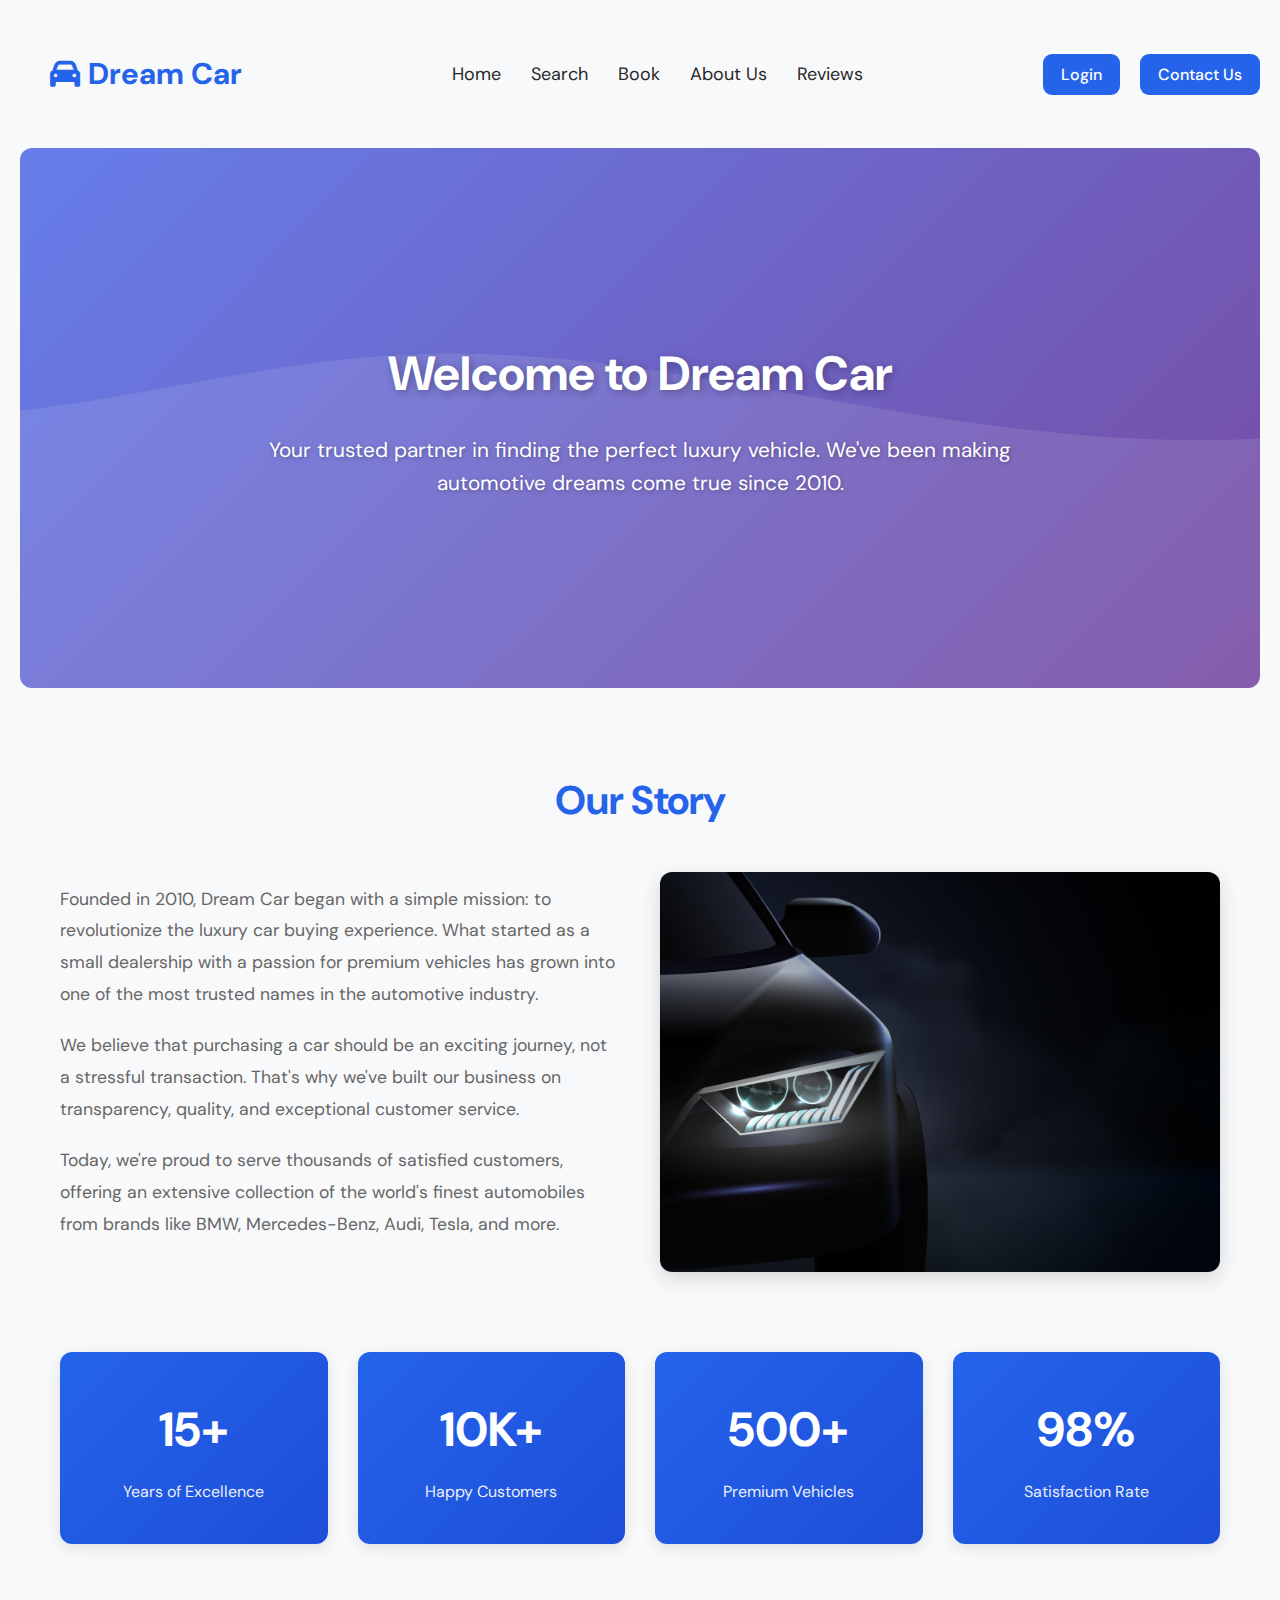
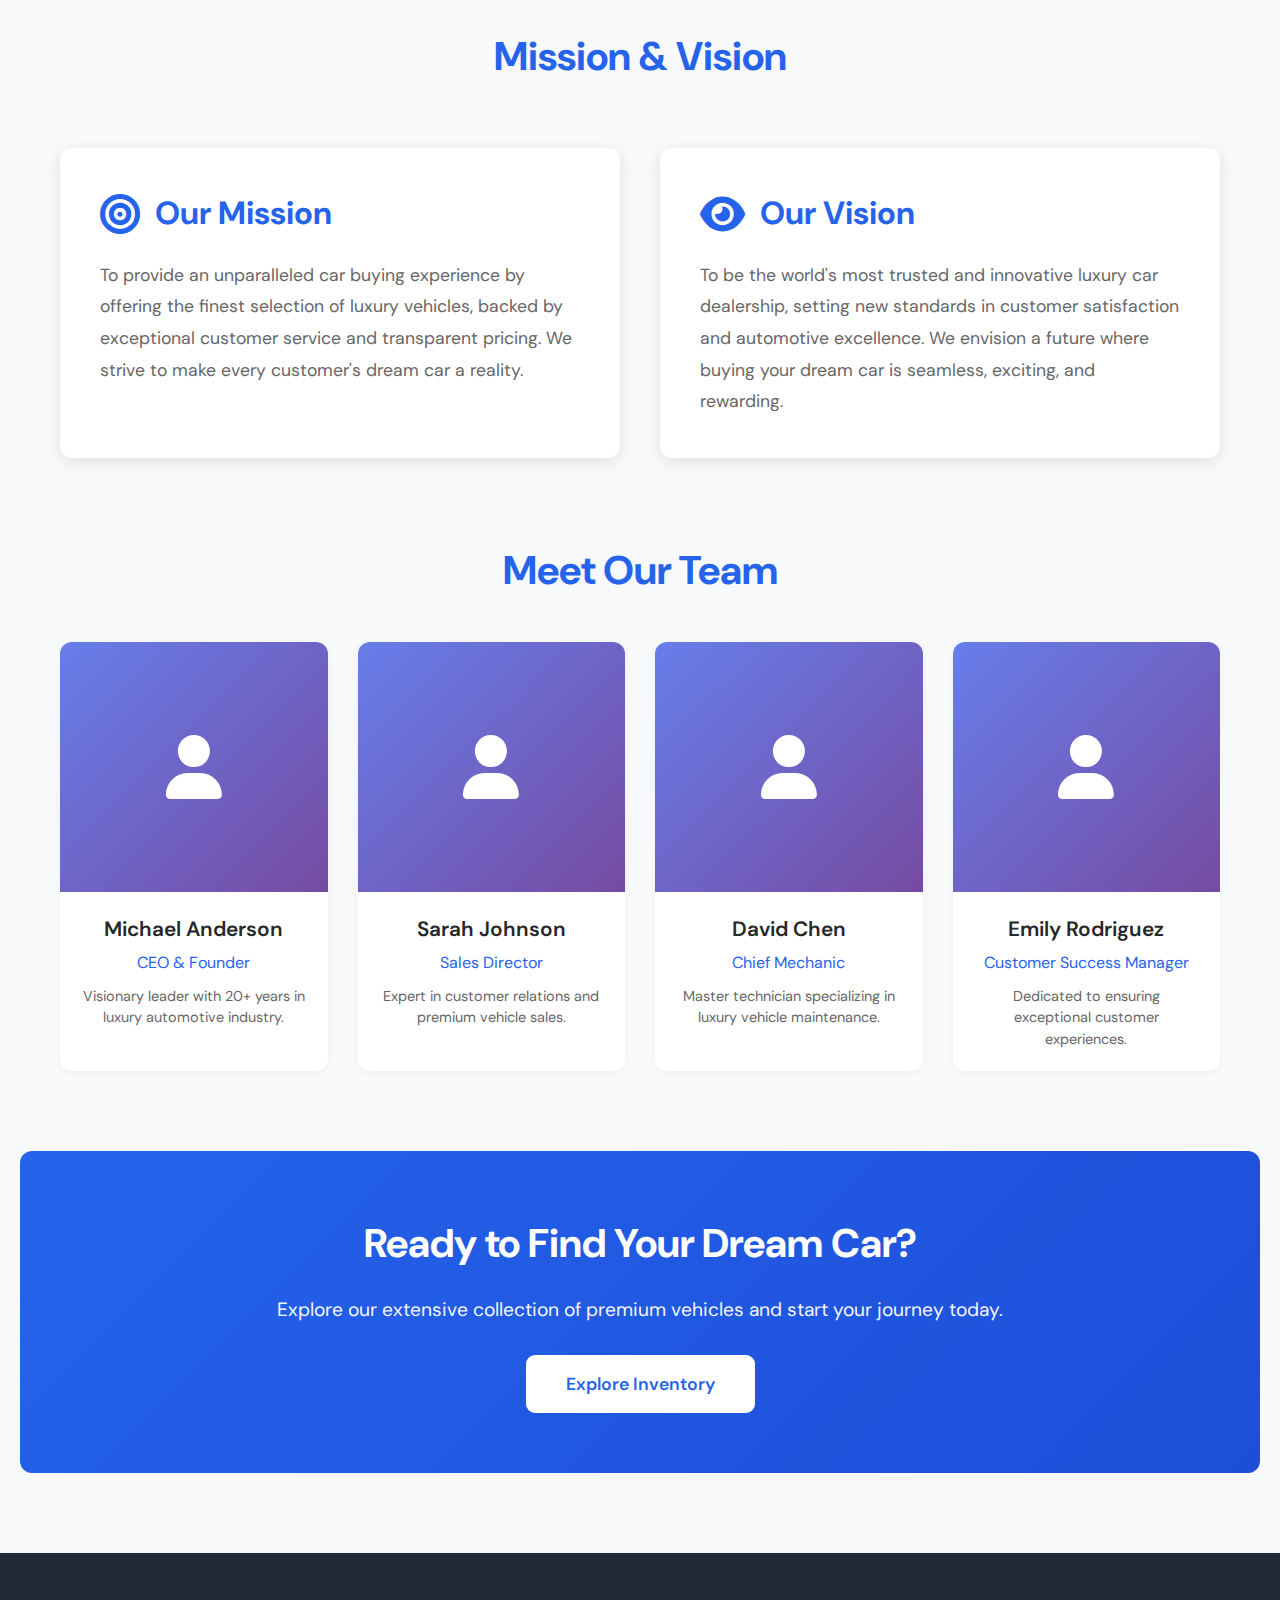
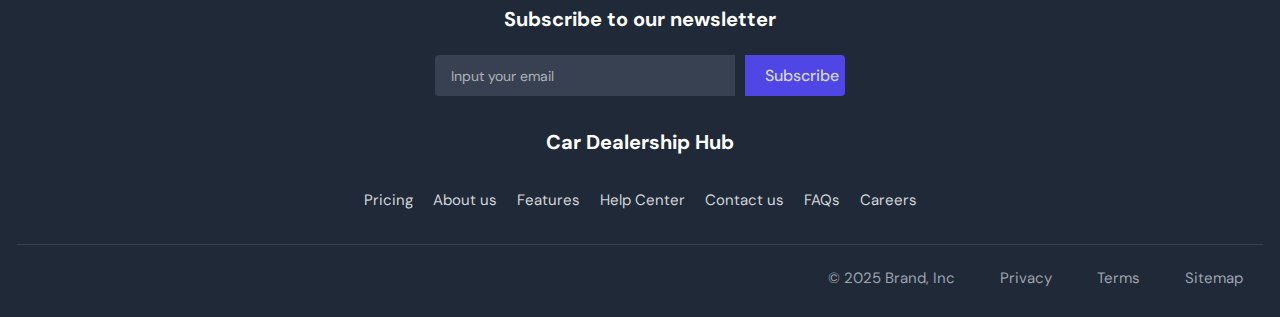
<file: aboutus/aboutus.html>
<!DOCTYPE html>
<html lang="en">

<head>
    <meta charset="UTF-8">
    <meta name="viewport" content="width=device-width, initial-scale=1.0">
    <meta name="description"
        content="Learn about Dream Car - Your trusted partner in finding the perfect luxury vehicle">
    <link rel="stylesheet" href="https://cdnjs.cloudflare.com/ajax/libs/font-awesome/6.0.0-beta3/css/all.min.css">
    <link rel="stylesheet" href="../styles/main.css">
    <title>About Us - DREAM CAR</title>
    <style>
        /* Page-specific styles */
        .about-hero {
            position: relative;
            height: 60vh;
            min-height: 400px;
            background: linear-gradient(135deg, #667eea 0%, #764ba2 100%);
            display: flex;
            align-items: center;
            justify-content: center;
            text-align: center;
            color: white;
            margin: 0 20px;
            border-radius: var(--border-radius-lg);
            overflow: hidden;
        }

        .about-hero::before {
            content: '';
            position: absolute;
            top: 0;
            left: 0;
            right: 0;
            bottom: 0;
            background: url('data:image/svg+xml,<svg xmlns="http://www.w3.org/2000/svg" viewBox="0 0 1440 320"><path fill="%23ffffff" fill-opacity="0.1" d="M0,96L48,112C96,128,192,160,288,160C384,160,480,128,576,122.7C672,117,768,139,864,154.7C960,171,1056,181,1152,165.3C1248,149,1344,107,1392,85.3L1440,64L1440,320L1392,320C1344,320,1248,320,1152,320C1056,320,960,320,864,320C768,320,672,320,576,320C480,320,384,320,288,320C192,320,96,320,48,320L0,320Z"></path></svg>') no-repeat bottom;
            background-size: cover;
        }

        .about-hero-content {
            position: relative;
            z-index: 2;
            max-width: 800px;
            padding: 40px 20px;
        }

        .about-hero h1 {
            font-size: 3rem;
            margin-bottom: 20px;
            font-weight: 700;
            text-shadow: 2px 2px 8px rgba(0, 0, 0, 0.3);
        }

        .about-hero p {
            font-size: 1.3rem;
            line-height: 1.6;
            text-shadow: 1px 1px 4px rgba(0, 0, 0, 0.3);
        }

        .about-section {
            max-width: 1200px;
            margin: 80px auto;
            padding: 0 20px;
        }

        .about-section h2 {
            font-size: 2.5rem;
            color: var(--primary-color);
            text-align: center;
            margin-bottom: 40px;
            font-weight: 700;
        }

        .story-content {
            display: grid;
            grid-template-columns: 1fr 1fr;
            gap: 40px;
            align-items: center;
            margin-bottom: 60px;
        }

        .story-text {
            font-size: 1.1rem;
            line-height: 1.8;
            color: var(--text-gray);
        }

        .story-text p {
            margin-bottom: 20px;
        }

        .story-image {
            width: 100%;
            height: 400px;
            border-radius: var(--border-radius-lg);
            object-fit: cover;
            box-shadow: var(--shadow-lg);
        }

        .stats-grid {
            display: grid;
            grid-template-columns: repeat(4, 1fr);
            gap: 30px;
            margin: 60px 0;
        }

        .stat-card {
            background: linear-gradient(135deg, var(--primary-color), var(--primary-dark));
            padding: 40px 20px;
            border-radius: var(--border-radius-lg);
            text-align: center;
            color: white;
            box-shadow: var(--shadow-md);
            transition: transform var(--transition);
        }

        .stat-card:hover {
            transform: translateY(-5px);
            box-shadow: var(--shadow-lg);
        }

        .stat-number {
            font-size: 3rem;
            font-weight: 700;
            margin-bottom: 10px;
        }

        .stat-label {
            font-size: 1rem;
            opacity: 0.9;
        }

        .mission-vision {
            display: grid;
            grid-template-columns: 1fr 1fr;
            gap: 40px;
            margin: 60px 0;
        }

        .mission-card,
        .vision-card {
            background: var(--bg-white);
            padding: 40px;
            border-radius: var(--border-radius-lg);
            box-shadow: var(--shadow-md);
            transition: all var(--transition);
        }

        .mission-card:hover,
        .vision-card:hover {
            box-shadow: var(--shadow-glow);
            transform: translateY(-5px);
        }

        .mission-card h3,
        .vision-card h3 {
            font-size: 2rem;
            color: var(--primary-color);
            margin-bottom: 20px;
            display: flex;
            align-items: center;
            gap: 15px;
        }

        .mission-card h3 i,
        .vision-card h3 i {
            font-size: 2.5rem;
        }

        .mission-card p,
        .vision-card p {
            font-size: 1.1rem;
            line-height: 1.8;
            color: var(--text-gray);
        }

        .team-grid {
            display: grid;
            grid-template-columns: repeat(4, 1fr);
            gap: 30px;
            margin-top: 40px;
        }

        .team-member {
            background: var(--bg-white);
            border-radius: var(--border-radius-lg);
            overflow: hidden;
            box-shadow: var(--shadow-sm);
            transition: all var(--transition);
            text-align: center;
        }

        .team-member:hover {
            box-shadow: var(--shadow-glow);
            transform: translateY(-8px);
        }

        .team-photo {
            width: 100%;
            height: 250px;
            object-fit: cover;
            background: linear-gradient(135deg, #667eea 0%, #764ba2 100%);
            display: flex;
            align-items: center;
            justify-content: center;
            font-size: 4rem;
            color: white;
        }

        .team-info {
            padding: 20px;
        }

        .team-name {
            font-size: 1.3rem;
            font-weight: 600;
            color: var(--text-dark);
            margin-bottom: 5px;
        }

        .team-role {
            font-size: 1rem;
            color: var(--primary-color);
            margin-bottom: 10px;
        }

        .team-bio {
            font-size: 0.9rem;
            color: var(--text-gray);
            line-height: 1.5;
        }

        .cta-section {
            background: linear-gradient(135deg, var(--primary-color), var(--primary-dark));
            padding: 60px 40px;
            border-radius: var(--border-radius-lg);
            text-align: center;
            color: white;
            margin: 80px 20px;
        }

        .cta-section h2 {
            font-size: 2.5rem;
            color: white;
            margin-bottom: 20px;
        }

        .cta-section p {
            font-size: 1.2rem;
            margin-bottom: 30px;
            opacity: 0.95;
        }

        .cta-button {
            padding: 15px 40px;
            font-size: 1.1rem;
            background: white;
            color: var(--primary-color);
            border: none;
            border-radius: var(--border-radius);
            cursor: pointer;
            font-weight: 600;
            transition: all var(--transition);
            text-decoration: none;
            display: inline-block;
        }

        .cta-button:hover {
            transform: translateY(-3px);
            box-shadow: 0 10px 25px rgba(0, 0, 0, 0.3);
        }

        /* Responsive Design */
        @media (max-width: 1024px) {
            .stats-grid {
                grid-template-columns: repeat(2, 1fr);
            }

            .team-grid {
                grid-template-columns: repeat(2, 1fr);
            }
        }

        @media (max-width: 768px) {
            .about-hero h1 {
                font-size: 2rem;
            }

            .about-hero p {
                font-size: 1.1rem;
            }

            .story-content {
                grid-template-columns: 1fr;
            }

            .mission-vision {
                grid-template-columns: 1fr;
            }

            .stats-grid {
                grid-template-columns: 1fr;
            }

            .team-grid {
                grid-template-columns: 1fr;
            }

            .about-section h2 {
                font-size: 2rem;
            }
        }
    </style>
</head>

<body>
    <header>
        <div class="logo" aria-label="Dream Car Home" onclick="window.location.href='../index.html'">
            <i class="fa-solid fa-car" style="color:var(--primary-color);"></i>
            <span style="color:var(--primary-color);">Dream Car</span>
        </div>
        <nav aria-label="Main Navigation">
            <ul>
                <li><a href="../index.html">Home</a></li>
                <li><a href="../searchpage/it.html">Search</a></li>
                <li><a href="../bookingpage/booking.html">Book</a></li>
                <li><a href="aboutus.html">About Us</a></li>
                <li><a href="../reviews/reviews.html">Reviews</a></li>
            </ul>
        </nav>
        <div class="buttons">
            <a href="../login/login.html"><button class="button1" aria-label="Login">Login</button></a>
            <a href="../contact us/contactUs.html"><button class="button2" aria-label="Contact Us">Contact
                    Us</button></a>
        </div>
    </header>

    <main>
        <!-- Hero Section -->
        <section class="about-hero">
            <div class="about-hero-content">
                <h1>Welcome to Dream Car</h1>
                <p>Your trusted partner in finding the perfect luxury vehicle. We've been making automotive dreams come
                    true since 2010.</p>
            </div>
        </section>

        <!-- Our Story -->
        <section class="about-section">
            <h2>Our Story</h2>
            <div class="story-content">
                <div class="story-text">
                    <p>Founded in 2010, Dream Car began with a simple mission: to revolutionize the luxury car buying
                        experience. What started as a small dealership with a passion for premium vehicles has grown
                        into one of the most trusted names in the automotive industry.</p>
                    <p>We believe that purchasing a car should be an exciting journey, not a stressful transaction.
                        That's why we've built our business on transparency, quality, and exceptional customer service.
                    </p>
                    <p>Today, we're proud to serve thousands of satisfied customers, offering an extensive collection of
                        the world's finest automobiles from brands like BMW, Mercedes-Benz, Audi, Tesla, and more.</p>
                </div>
                <img src="../images1/land1.jpg" alt="Dream Car showroom" class="story-image">
            </div>
        </section>

        <!-- Statistics -->
        <section class="about-section">
            <div class="stats-grid">
                <div class="stat-card">
                    <div class="stat-number">15+</div>
                    <div class="stat-label">Years of Excellence</div>
                </div>
                <div class="stat-card">
                    <div class="stat-number">10K+</div>
                    <div class="stat-label">Happy Customers</div>
                </div>
                <div class="stat-card">
                    <div class="stat-number">500+</div>
                    <div class="stat-label">Premium Vehicles</div>
                </div>
                <div class="stat-card">
                    <div class="stat-number">98%</div>
                    <div class="stat-label">Satisfaction Rate</div>
                </div>
            </div>
        </section>

        <!-- Mission & Vision -->
        <section class="about-section">
            <h2>Mission & Vision</h2>
            <div class="mission-vision">
                <div class="mission-card">
                    <h3>
                        <i class="fa-solid fa-bullseye"></i>
                        Our Mission
                    </h3>
                    <p>To provide an unparalleled car buying experience by offering the finest selection of luxury
                        vehicles, backed by exceptional customer service and transparent pricing. We strive to make
                        every customer's dream car a reality.</p>
                </div>
                <div class="vision-card">
                    <h3>
                        <i class="fa-solid fa-eye"></i>
                        Our Vision
                    </h3>
                    <p>To be the world's most trusted and innovative luxury car dealership, setting new standards in
                        customer satisfaction and automotive excellence. We envision a future where buying your dream
                        car is seamless, exciting, and rewarding.</p>
                </div>
            </div>
        </section>

        <!-- Team Section -->
        <section class="about-section">
            <h2>Meet Our Team</h2>
            <div class="team-grid">
                <div class="team-member">
                    <div class="team-photo">
                        <i class="fa-solid fa-user"></i>
                    </div>
                    <div class="team-info">
                        <div class="team-name">Michael Anderson</div>
                        <div class="team-role">CEO & Founder</div>
                        <div class="team-bio">Visionary leader with 20+ years in luxury automotive industry.</div>
                    </div>
                </div>
                <div class="team-member">
                    <div class="team-photo">
                        <i class="fa-solid fa-user"></i>
                    </div>
                    <div class="team-info">
                        <div class="team-name">Sarah Johnson</div>
                        <div class="team-role">Sales Director</div>
                        <div class="team-bio">Expert in customer relations and premium vehicle sales.</div>
                    </div>
                </div>
                <div class="team-member">
                    <div class="team-photo">
                        <i class="fa-solid fa-user"></i>
                    </div>
                    <div class="team-info">
                        <div class="team-name">David Chen</div>
                        <div class="team-role">Chief Mechanic</div>
                        <div class="team-bio">Master technician specializing in luxury vehicle maintenance.</div>
                    </div>
                </div>
                <div class="team-member">
                    <div class="team-photo">
                        <i class="fa-solid fa-user"></i>
                    </div>
                    <div class="team-info">
                        <div class="team-name">Emily Rodriguez</div>
                        <div class="team-role">Customer Success Manager</div>
                        <div class="team-bio">Dedicated to ensuring exceptional customer experiences.</div>
                    </div>
                </div>
            </div>
        </section>

        <!-- CTA Section -->
        <section class="cta-section">
            <h2>Ready to Find Your Dream Car?</h2>
            <p>Explore our extensive collection of premium vehicles and start your journey today.</p>
            <a href="../searchpage/it.html" class="cta-button">Explore Inventory</a>
        </section>
    </main>

    <footer>
        <h3>Subscribe to our newsletter</h3>
        <form class="inp" aria-label="Newsletter subscription" onsubmit="event.preventDefault();">
            <input type="email" class="email" placeholder="Input your email" aria-label="Email address" required>
            <button class="butt" type="submit" aria-label="Subscribe">Subscribe</button>
        </form>
        <h3 class="logo">Car Dealership Hub</h3>
        <nav class="footer-links" aria-label="Footer links">
            <a href="#pricing">Pricing</a>
            <a href="aboutus.html">About us</a>
            <a href="#features">Features</a>
            <a href="#help">Help Center</a>
            <a href="../contact us/contactUs.html">Contact us</a>
            <a href="#faqs">FAQs</a>
            <a href="#careers">Careers</a>
        </nav>
        <div class="footer-bottom">
            <a href="#">© 2025 Brand, Inc</a>
            <a href="#privacy">Privacy</a>
            <a href="#terms">Terms</a>
            <a href="#sitemap">Sitemap</a>
        </div>
    </footer>

    <!-- Scroll to Top Button -->
    <button id="scrollToTopBtn" title="Go to top" aria-label="Scroll to top">↑</button>

    <script src="../js/main.js"></script>
</body>

</html>
</file>
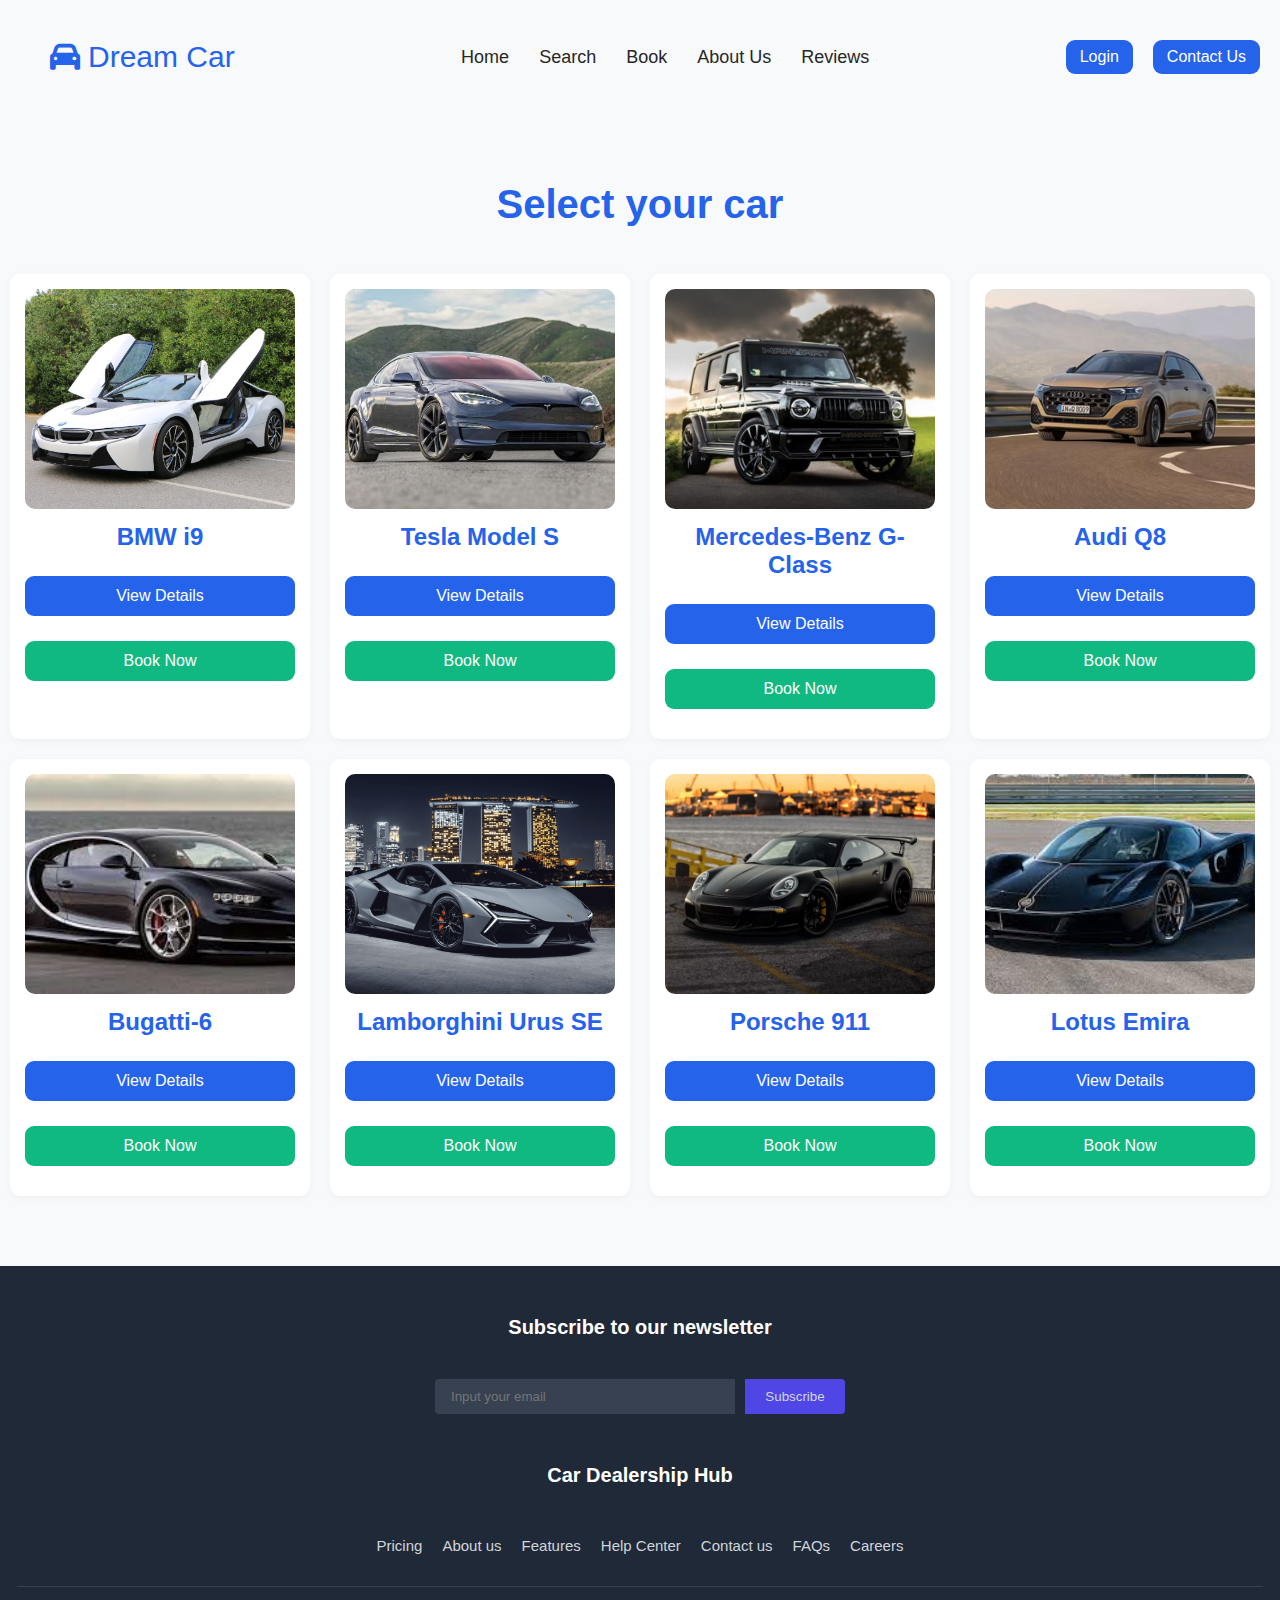
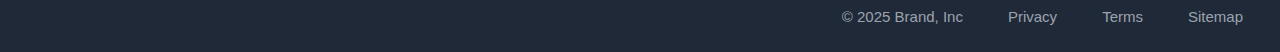
<file: bookingpage/booking.html>
<!DOCTYPE html>
<html lang="en">

<head>
    <meta charset="UTF-8">
    <meta name="viewport" content="width=device-width, initial-scale=1.0">
    <link rel="stylesheet" href="https://cdnjs.cloudflare.com/ajax/libs/font-awesome/6.0.0-beta3/css/all.min.css">
    <title>DREAM CAR - Booking</title>
    <style>
        :root {
            --primary-color: #2563EB;
            --primary-dark: #1d4ed8;
            --bg-light: #f8f9fa;
            --footer-bg: #1f2937;
            --footer-link: #d1d5db;
            --footer-link-hover: #fff;
            --footer-bottom: #9ca3af;
            --input-bg: #374151;
            --button-bg: rgb(79, 70, 229);
            --button-bg-hover: rgb(60, 53, 169);
            --border-radius: 9px;
            --transition: 0.3s;
        }

        html {
            scroll-behavior: smooth;
        }

        body {
            font-family: 'DM Sans', sans-serif;
            background-color: var(--bg-light);
            margin: 0;
            padding: 0;
        }

        * {
            box-sizing: border-box;
        }

        header {
            height: 8vh;
            display: flex;
            justify-content: space-between;
            align-items: center;
            margin: 10px 20px;
            flex-wrap: wrap;
        }

        header .logo {
            font-size: 30px;
            display: flex;
            align-items: center;
            gap: 8px;
            cursor: pointer;
        }

        nav {
            flex: 1;
        }

        header nav ul {
            display: flex;
            list-style: none;
            justify-content: center;
            align-items: center;
            gap: 30px;
            padding: 0;
            margin: 0;
        }

        header nav ul li a {
            text-decoration: none;
            color: #272727;
            font-size: 18px;
            font-weight: 300;
            transition: color 0.2s, border-bottom 0.2s;
        }

        header nav ul li a:hover,
        header nav ul li a:focus {
            color: var(--primary-color);
            border-bottom: 1px solid var(--primary-color);
            outline: none;
        }

        header .buttons {
            display: flex;
            gap: 20px;
        }

        header .buttons button {
            padding: 8px 14px;
            font-size: 16px;
            border-radius: var(--border-radius);
            border: none;
            background-color: var(--primary-color);
            color: white;
            transition: background-color var(--transition);
            cursor: pointer;
        }

        header .buttons button:hover,
        header .buttons button:focus {
            background-color: var(--primary-dark);
            outline: none;
        }

        main {
            width: 100%;
            margin: 0 auto;
            padding: 0 10px;
        }

        .title {
            text-align: center;
            margin-top: 100px;
            font-size: 2.5rem;
            font-weight: 700;
            color: var(--primary-color);
        }

        .cars {
            width: 100%;
            padding: 20px 0;
            display: grid;
            grid-template-columns: repeat(4, 1fr);
            gap: 20px;
            justify-items: center;
        }

        .cars>div {
            width: 100%;
            max-width: 320px;
            background-color: #fff;
            border-radius: 10px;
            overflow: hidden;
            text-align: center;
            padding: 15px;
            box-shadow: 0 2px 8px rgba(0, 0, 0, 0.04);
            transition: box-shadow var(--transition), transform var(--transition);
        }

        .cars>div:hover,
        .cars>div:focus-within {
            box-shadow: 0px 0px 10px var(--primary-color);
            transform: translate3d(5px, 5px, 5px);
            outline: none;
        }

        .cars img {
            width: 100%;
            height: 220px;
            object-fit: cover;
            border-radius: 10px;
        }

        .cars h2 {
            font-size: 1.5rem;
            margin: 10px 0;
            color: var(--primary-color);
        }

        .cars p {
            font-size: 1rem;
            color: #666;
            padding: 0 10px 10px;
            background-color: #e0f7fa;
            border-radius: 8px;
            text-align: left;
        }

        .cars button {
            width: 100%;
            height: 40px;
            margin: 15px 0;
            border-radius: var(--border-radius);
            border: none;
            background-color: var(--primary-color);
            color: white;
            font-size: 16px;
            cursor: pointer;
            transition: background-color var(--transition), transform var(--transition);
        }

        .cars button:hover,
        .cars button:focus {
            background-color: var(--primary-dark);
            outline: none;
            transform: scale(1.05);
        }

        .hidden {
            display: none;
        }

        footer {
            background-color: var(--footer-bg);
            padding: 0 17px 20px;
            color: #fff;
            margin-top: 50px;
        }

        footer h3 {
            font-size: 20px;
            color: #fff;
            text-align: center;
            padding-top: 50px;
            padding-bottom: 20px;
        }

        .inp {
            display: flex;
            justify-content: center;
            flex-wrap: wrap;
            gap: 10px;
        }

        .email {
            background-color: var(--input-bg);
            border: none;
            border-radius: 4px 0 0 4px;
            width: 300px;
            padding: 10px 16px;
            color: #fff;
        }

        .butt {
            width: 100px;
            background-color: var(--button-bg);
            border: none;
            border-radius: 0 4px 4px 0;
            cursor: pointer;
            color: var(--footer-link);
            transition: background-color var(--transition), color var(--transition);
        }

        .butt:hover,
        .butt:focus {
            background-color: var(--button-bg-hover);
            color: #fff;
            outline: none;
        }

        .logo {
            padding: 30px;
            text-align: center;
        }

        .footer-links {
            display: flex;
            flex-wrap: wrap;
            justify-content: center;
            gap: 20px;
            margin-bottom: 10px;
        }

        .footer-links a,
        .footer-bottom a {
            font-size: 15px;
            color: var(--footer-link);
            text-decoration: none;
            transition: color var(--transition);
        }

        .footer-links a:hover,
        .footer-links a:focus,
        .footer-bottom a:hover,
        .footer-bottom a:focus {
            color: var(--footer-link-hover);
            outline: none;
        }

        .footer-bottom {
            border-top: 1px solid var(--input-bg);
            padding-top: 16px;
            margin-top: 32px;
            display: flex;
            flex-wrap: wrap;
            align-items: center;
            font-size: 14px;
            color: var(--footer-bottom);
            justify-content: flex-end;
            gap: 20px;
        }

        .footer-bottom a {
            color: var(--footer-bottom);
            padding: 5px 20px 7px 5px;
        }

        .lang {
            margin-right: auto;
            border: 1px solid var(--input-bg);
            border-radius: 5px;
            padding: 5px 10px;
        }

        /* Responsive Styles */
        @media (max-width: 1200px) {
            .cars {
                grid-template-columns: repeat(3, 1fr);
            }
        }

        @media (max-width: 900px) {
            .cars {
                grid-template-columns: repeat(2, 1fr);
            }
        }

        @media (max-width: 600px) {
            .cars {
                grid-template-columns: 1fr;
            }

            .title {
                font-size: 1.5rem;
                margin-top: 60px;
            }

            header nav ul {
                gap: 15px;
            }

            .footer-bottom {
                flex-direction: column;
                align-items: flex-start;
                gap: 8px;
            }

            .lang {
                margin-right: 0;
                margin-bottom: 10px;
            }

            .email {
                width: 180px;
            }

            .butt {
                width: 70px;
            }

            .logo {
                padding: 10px;
            }
        }
    </style>
</head>

<body>
    <header>
        <div class="logo" aria-label="Dream Car Home" onclick="window.location.href='../index.html'">
            <i class="fa-solid fa-car" style="color:var(--primary-color);"></i>
            <span style="color:var(--primary-color);">Dream Car</span>
        </div>
        <nav aria-label="Main Navigation">
            <ul>
                <li><a href="../index.html">Home</a></li>
                <li><a href="../searchpage/it.html">Search</a></li>
                <li><a href="booking.html">Book</a></li>
                <li><a href="../aboutus/aboutus.html">About Us</a></li>
                <li><a href="../reviews/reviews.html">Reviews</a></li>
            </ul>
        </nav>
        <div class="buttons">
            <a href="../login/login.html"><button class="button1" aria-label="Login">Login</button></a>
            <a href="../contact us/contactUs.html"><button class="button2" aria-label="Contact Us">Contact
                    Us</button></a>
        </div>
    </header>

    <main>
        <h1 class="title">Select <span style="color: var(--primary-color);">your car</span></h1>
        <section class="cars" aria-label="Car selection">
            <!-- BMW i9 -->
            <div class="bmw" tabindex="0">
                <img src="images/bmw.png" alt="BMW i9 luxury electric car" />
                <h2>BMW i9</h2>
                <div id="detailsbmw" class="hidden">
                    <p>- Horsepower: Expected 700+ HP (all-electric).<br>
                        - Price: $120,000<br>
                        - Transmission: Electric AWD.<br>
                        - Futuristic luxury sedan/GT design.<br>
                        - 0-60 mph in ~3 seconds.<br>
                        - 400+ miles of electric range.<br>
                        - Advanced autonomous driving tech.</p>
                </div>
                <button id="btnbmw" aria-label="View BMW i9 details">View Details</button>
                <a href="reservation.html"><button class="book-btn"
                        style="background-color: #10B981; margin-top: 10px;">Book Now</button></a>
            </div>
            <!-- Tesla Model S -->
            <div class="tesla" tabindex="0">
                <img src="images/tesla.png" alt="Tesla Model S luxury electric sedan" />
                <h2>Tesla Model S</h2>
                <div id="detailstesla" class="hidden">
                    <p>- Tesla Model S Plaid<br>
                        - Horsepower: 1,020 HP.<br>
                        - Price: $89,990.<br>
                        - Transmission: Single-speed electric AWD.<br>
                        - Fastest production sedan: 0-60 mph in 1.99 sec.<br>
                        - 396 miles of EPA range.<br>
                        - 17" touchscreen, Full Self-Driving capable.</p>
                </div>
                <button id="btntesla" aria-label="View Tesla Model S details">View Details</button>
                <a href="reservation.html"><button class="book-btn"
                        style="background-color: #10B981; margin-top: 10px;">Book Now</button></a>
            </div>
            <!-- Mercedes G-Class -->
            <div class="gclass" tabindex="0">
                <img src="images/g class.png" alt="Mercedes-Benz G-Class luxury SUV" />
                <h2>Mercedes-Benz G-Class</h2>
                <div id="detailsgclass" class="hidden">
                    <p>- Horsepower: 577 HP (4.0L V8 twin-turbo).<br>
                        - Price: ~$180,000+.<br>
                        - Transmission: 9-speed AMG Speedshift, 4MATIC AWD.<br>
                        - Iconic boxy off-road design with luxury interior.<br>
                        - 0-60 mph in 4.5 sec.<br>
                        - MBUX hyperscreen, off-road capabilities.</p>
                </div>
                <button id="btngclass" aria-label="View Mercedes-Benz G-Class details">View Details</button>
                <a href="reservation.html"><button class="book-btn"
                        style="background-color: #10B981; margin-top: 10px;">Book Now</button></a>
            </div>
            <!-- Audi Q8 -->
            <div class="audi" tabindex="0">
                <img src="images/Audi.png" alt="Audi Q8 luxury SUV" />
                <h2>Audi Q8</h2>
                <div id="detailsaudi" class="hidden">
                    <p>- Horsepower: 591 HP (4.0L V8 twin-turbo).<br>
                        - Price: ~$115,000+.<br>
                        - Transmission: 8-speed Tiptronic, Quattro AWD.<br>
                        - 0-60 mph in 3.7 sec.<br>
                        - Sporty coupe-like SUV styling.<br>
                        - Virtual Cockpit, Bang & Olufsen audio.</p>
                </div>
                <button id="btnaudi" aria-label="View Audi Q8 details">View Details</button>
                <a href="reservation.html"><button class="book-btn"
                        style="background-color: #10B981; margin-top: 10px;">Book Now</button></a>
            </div>
            <!-- Bugatti-6 -->
            <div class="bugatti" tabindex="0">
                <img src="images/bugatti.jpeg" alt="Bugatti Veyron Ettore Bugatti supercar" />
                <h2>Bugatti-6</h2>
                <div id="detailsbugatti" class="hidden">
                    <p>- Bugatti Veyron Ettore Bugatti<br>
                        - Engine: 8.0L W16 quad-turbocharged.<br>
                        - Horsepower: 1,200 hp.<br>
                        - 0-100 km/h: 2.6 seconds.<br>
                        - Top Speed: 410 km/h.<br>
                        - Price: €2.35 million.<br>
                        - Exterior: Aluminum and blue carbon fiber.</p>
                </div>
                <button id="btnbugatti" aria-label="View Bugatti-6 details">View Details</button>
                <a href="reservation.html"><button class="book-btn"
                        style="background-color: #10B981; margin-top: 10px;">Book Now</button></a>
            </div>
            <!-- Lamborghini Urus SE -->
            <div class="lamborghini" tabindex="0">
                <img src="images/Lamborghini.png" alt="Lamborghini Urus SE hybrid SUV" />
                <h2>Lamborghini Urus SE</h2>
                <div id="detailslamborghini" class="hidden">
                    <p>- Lamborghini Urus SE<br>
                        - Type: Plug-in Hybrid SUV.<br>
                        - Engine: 4.0L Twin-Turbo V8 + 192 hp electric motor.<br>
                        - Total Power: 800 horsepower.<br>
                        - 0-100 km/h: 3.4 seconds.<br>
                        - Top Speed: 312 km/h.<br>
                        - Electric Range: ~60 km.</p>
                </div>
                <button id="btnlamborghini" aria-label="View Lamborghini Urus SE details">View Details</button>
                <a href="reservation.html"><button class="book-btn"
                        style="background-color: #10B981; margin-top: 10px;">Book Now</button></a>
            </div>
            <!-- Porsche 911 -->
            <div class="porsh911" tabindex="0">
                <img src="images/porsh911.avif" alt="Porsche 911 sports car" />
                <h2>Porsche 911</h2>
                <div id="detailsporsh911" class="hidden">
                    <p>- 911 Carrera S<br>
                        - Engine: 3.0L Twin-Turbo Flat-6.<br>
                        - Power: 443 hp.<br>
                        - 0-100 km/h: 3.5 sec.<br>
                        - Top Speed: 306 km/h.<br>
                        - 911 Turbo S<br>
                        - Power: 640 hp.<br>
                        - 0-100 km/h: 2.6 sec.<br>
                        - Top Speed: 330 km/h.</p>
                </div>
                <button id="btnporsh911" aria-label="View Porsche 911 details">View Details</button>
                <a href="reservation.html"><button class="book-btn"
                        style="background-color: #10B981; margin-top: 10px;">Book Now</button></a>
            </div>
            <!-- Lotus Emira -->
            <div class="lotus" tabindex="0">
                <img src="images/lotus.jpeg" alt="Lotus Emira sports car" />
                <h2>Lotus Emira</h2>
                <div id="detailslotus" class="hidden">
                    <p>- Lotus Emira<br>
                        - Type: Mid-engine sports car.<br>
                        - Engine: 3.5L Supercharged V6 (400 hp) or 2.0L Turbo Inline-4 (360 hp).<br>
                        - 0-100 km/h: 4.2-4.5 seconds.<br>
                        - Top Speed: ~290 km/h.<br>
                        - Price: ~$85,000 USD.<br>
                        - Lightweight chassis, digital cockpit.</p>
                </div>
                <button id="btnlotus" aria-label="View Lotus Emira details">View Details</button>
                <a href="reservation.html"><button class="book-btn"
                        style="background-color: #10B981; margin-top: 10px;">Book Now</button></a>
            </div>
        </section>
    </main>

    <footer>
        <h3>Subscribe to our newsletter</h3>
        <form class="inp" aria-label="Newsletter subscription" onsubmit="event.preventDefault();">
            <input type="email" class="email" placeholder="Input your email" aria-label="Email address" required>
            <button class="butt" type="submit" aria-label="Subscribe">Subscribe</button>
        </form>
        <h3 class="logo">Car Dealership Hub</h3>
        <nav class="footer-links" aria-label="Footer links">
            <a href="#pricing">Pricing</a>
            <a href="../aboutus/aboutus.html">About us</a>
            <a href="#features">Features</a>
            <a href="#help">Help Center</a>
            <a href="../contact us/contactUs.html">Contact us</a>
            <a href="#faqs">FAQs</a>
            <a href="#careers">Careers</a>
        </nav>
        <div class="footer-bottom">
            <a href="#">© 2025 Brand, Inc</a>
            <a href="#privacy">Privacy</a>
            <a href="#terms">Terms</a>
            <a href="#sitemap">Sitemap</a>
        </div>
    </footer>

    <script>
        // Toggle details functionality
        const cars = ['bmw', 'tesla', 'gclass', 'audi', 'bugatti', 'lamborghini', 'porsh911', 'lotus'];

        cars.forEach(car => {
            const btn = document.getElementById('btn' + car);
            const details = document.getElementById('details' + car);
            if (btn && details) {
                btn.onclick = function () {
                    details.classList.toggle("hidden");
                };
            }
        });
    </script>
</body>

</html>
</file>
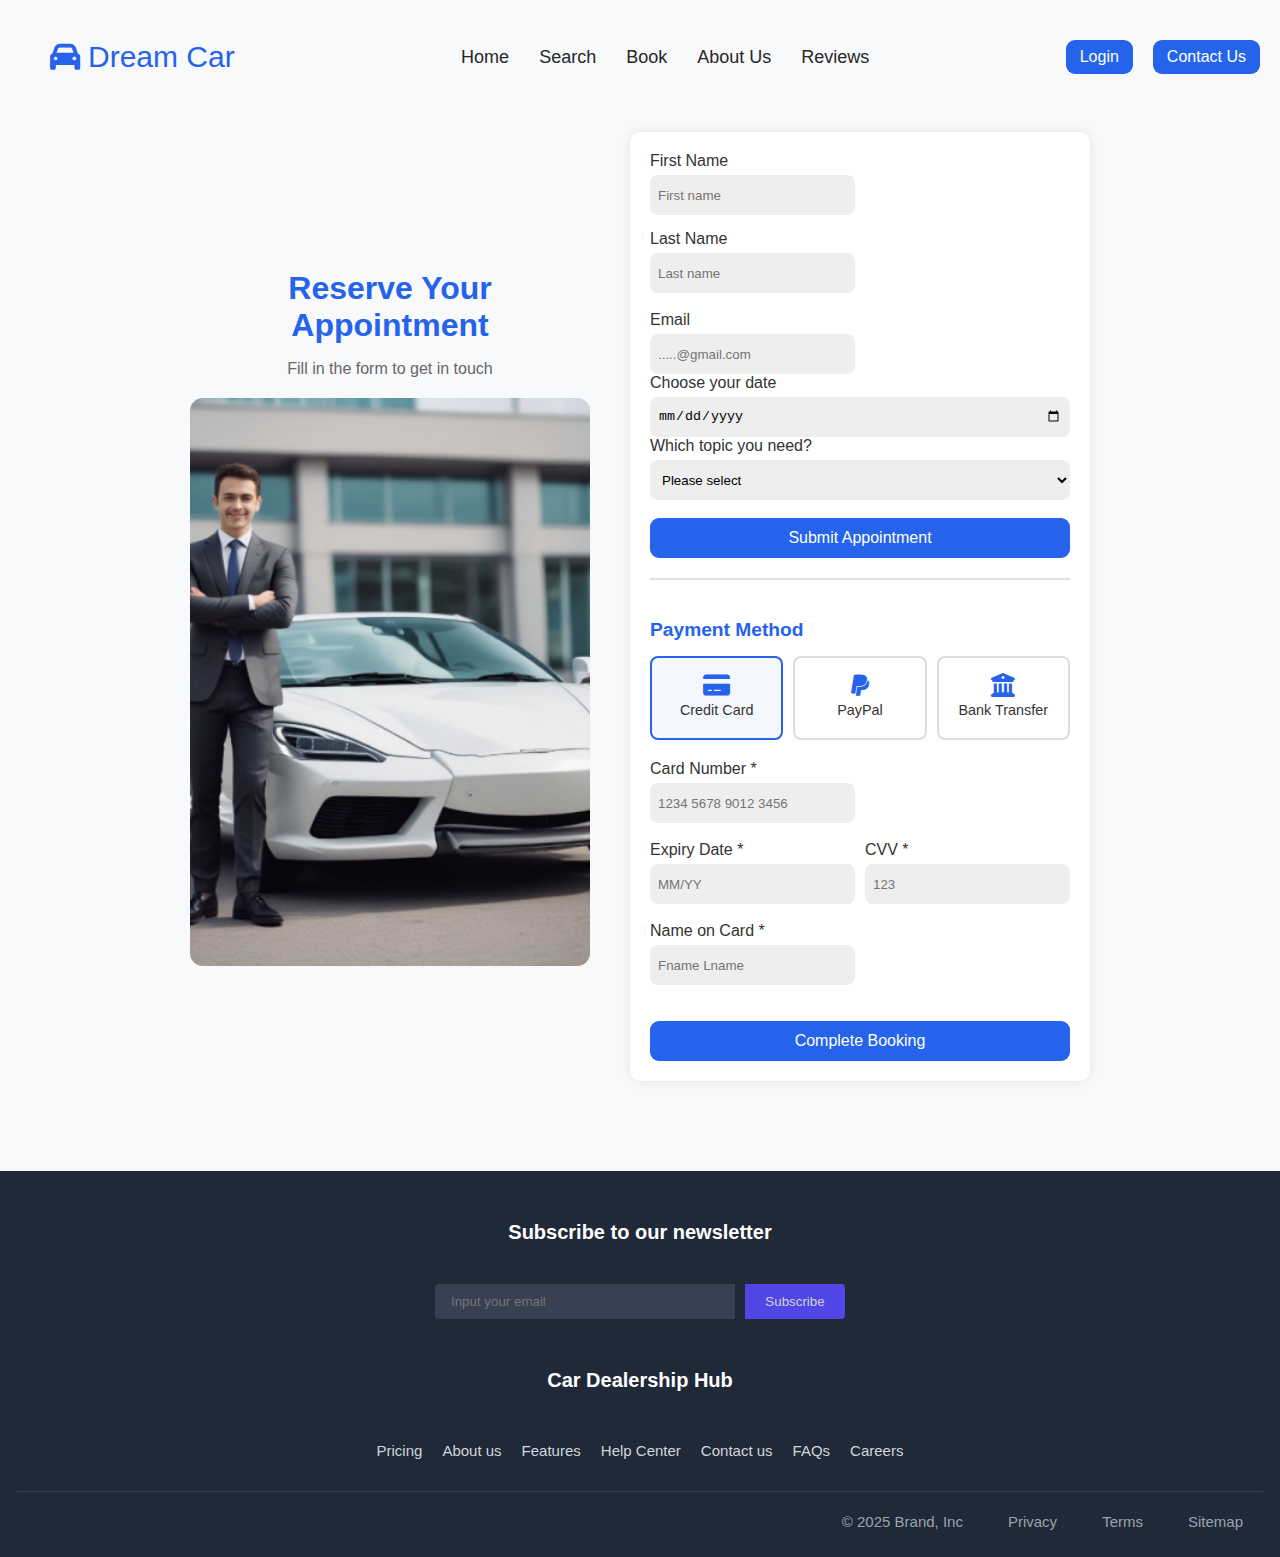
<file: bookingpage/reservation.html>
<!DOCTYPE html>
<html lang="en">

<head>
    <meta charset="UTF-8">
    <meta name="viewport" content="width=device-width, initial-scale=1.0">
    <link rel="stylesheet" href="https://cdnjs.cloudflare.com/ajax/libs/font-awesome/6.0.0-beta3/css/all.min.css">
    <title>DREAM CAR - Reservation</title>
    <style>
        :root {
            --primary-color: #2563EB;
            --primary-dark: #1d4ed8;
            --bg-light: #f8f9fa;
            --footer-bg: #1f2937;
            --footer-link: #d1d5db;
            --footer-link-hover: #fff;
            --footer-bottom: #9ca3af;
            --input-bg: #374151;
            --button-bg: rgb(79, 70, 229);
            --button-bg-hover: rgb(60, 53, 169);
            --border-radius: 9px;
            --transition: 0.3s;
        }

        html {
            scroll-behavior: smooth;
        }

        body {
            font-family: 'DM Sans', sans-serif;
            background-color: var(--bg-light);
            margin: 0;
            padding: 0;
        }

        * {
            box-sizing: border-box;
        }

        header {
            height: 8vh;
            display: flex;
            justify-content: space-between;
            align-items: center;
            margin: 10px 20px;
            flex-wrap: wrap;
        }

        header .logo {
            font-size: 30px;
            display: flex;
            align-items: center;
            gap: 8px;
            cursor: pointer;
        }

        nav {
            flex: 1;
        }

        header nav ul {
            display: flex;
            list-style: none;
            justify-content: center;
            align-items: center;
            gap: 30px;
            padding: 0;
            margin: 0;
        }

        header nav ul li a {
            text-decoration: none;
            color: #272727;
            font-size: 18px;
            font-weight: 300;
            transition: color 0.2s, border-bottom 0.2s;
        }

        header nav ul li a:hover,
        header nav ul li a:focus {
            color: var(--primary-color);
            border-bottom: 1px solid var(--primary-color);
            outline: none;
        }

        header .buttons {
            display: flex;
            gap: 20px;
        }

        header .buttons button {
            padding: 8px 14px;
            font-size: 16px;
            border-radius: var(--border-radius);
            border: none;
            background-color: var(--primary-color);
            color: white;
            transition: background-color var(--transition);
            cursor: pointer;
        }

        header .buttons button:hover,
        header .buttons button:focus {
            background-color: var(--primary-dark);
            outline: none;
        }

        main {
            width: 100%;
            margin: 0 auto;
            padding: 0 10px;
        }

        .flex {
            display: flex;
            justify-content: center;
            align-items: center;
            padding: 40px 20px;
            gap: 40px;
            flex-wrap: wrap;
        }

        .tm {
            text-align: center;
            max-width: 400px;
        }

        .tm h2 {
            font-size: 2rem;
            color: var(--primary-color);
            margin-bottom: 10px;
        }

        .tm p {
            font-size: 1rem;
            color: #666;
            margin-bottom: 20px;
        }

        .tm img {
            width: 100%;
            max-width: 400px;
            border-radius: 13px;
        }

        .input form {
            padding: 20px;
            background-color: #fff;
            border-radius: 10px;
            box-shadow: 0 0 10px rgba(0, 0, 0, 0.1);
            max-width: 460px;
        }

        .first-two-input {
            display: flex;
            gap: 15px;
            flex-wrap: wrap;
        }

        .input label {
            display: block;
            font-size: 1rem;
            color: #333;
            margin-bottom: 5px;
        }

        .input input,
        .input select {
            background-color: #eee;
            width: 100%;
            max-width: 427px;
            border: none;
            height: 40px;
            border-radius: 8px;
            padding: 8px;
            outline: none;
        }

        .input select {
            cursor: pointer;
        }

        .input input[type="text"],
        .input input[type="email"] {
            width: 205px;
        }

        .input button {
            width: 100%;
            max-width: 427px;
            height: 40px;
            background-color: var(--primary-color);
            color: white;
            border: none;
            border-radius: var(--border-radius);
            font-size: 16px;
            cursor: pointer;
            transition: background-color var(--transition), transform var(--transition);
        }

        .input button:hover,
        .input button:focus {
            background-color: var(--primary-dark);
            outline: none;
            transform: scale(1.05);
        }

        /* Payment Method Styles */
        .payment-section {
            margin-top: 20px;
            padding-top: 20px;
            border-top: 2px solid #e0e0e0;
        }

        .payment-section h3 {
            color: var(--primary-color);
            font-size: 1.2rem;
            margin-bottom: 15px;
        }

        .payment-methods-grid {
            display: grid;
            grid-template-columns: repeat(3, 1fr);
            gap: 10px;
            margin-bottom: 20px;
        }

        .payment-option {
            border: 2px solid #ddd;
            border-radius: 8px;
            padding: 15px 10px;
            text-align: center;
            cursor: pointer;
            transition: all 0.3s;
            background: white;
        }

        .payment-option:hover {
            border-color: var(--primary-color);
            transform: translateY(-2px);
        }

        .payment-option.selected {
            border-color: var(--primary-color);
            background: rgba(37, 99, 235, 0.05);
        }

        .payment-option i {
            font-size: 1.5rem;
            color: var(--primary-color);
            margin-bottom: 5px;
        }

        .payment-option input[type="radio"] {
            display: none;
        }

        .payment-option label {
            cursor: pointer;
            font-size: 0.9rem;
            font-weight: 500;
        }

        .card-details {
            margin-top: 15px;
        }

        .card-row {
            display: grid;
            grid-template-columns: 1fr 1fr;
            gap: 10px;
        }

        footer {
            background-color: var(--footer-bg);
            padding: 0 17px 20px;
            color: #fff;
            margin-top: 50px;
        }

        footer h3 {
            font-size: 20px;
            color: #fff;
            text-align: center;
            padding-top: 50px;
            padding-bottom: 20px;
        }

        .inp {
            display: flex;
            justify-content: center;
            flex-wrap: wrap;
            gap: 10px;
        }

        .email {
            background-color: var(--input-bg);
            border: none;
            border-radius: 4px 0 0 4px;
            width: 300px;
            padding: 10px 16px;
            color: #fff;
        }

        .butt {
            width: 100px;
            background-color: var(--button-bg);
            border: none;
            border-radius: 0 4px 4px 0;
            cursor: pointer;
            color: var(--footer-link);
            transition: background-color var(--transition), color var(--transition);
        }

        .butt:hover,
        .butt:focus {
            background-color: var(--button-bg-hover);
            color: #fff;
            outline: none;
        }

        .logo {
            padding: 30px;
            text-align: center;
        }

        .footer-links {
            display: flex;
            flex-wrap: wrap;
            justify-content: center;
            gap: 20px;
            margin-bottom: 10px;
        }

        .footer-links a,
        .footer-bottom a {
            font-size: 15px;
            color: var(--footer-link);
            text-decoration: none;
            transition: color var(--transition);
        }

        .footer-links a:hover,
        .footer-links a:focus,
        .footer-bottom a:hover,
        .footer-bottom a:focus {
            color: var(--footer-link-hover);
            outline: none;
        }

        .footer-bottom {
            border-top: 1px solid var(--input-bg);
            padding-top: 16px;
            margin-top: 32px;
            display: flex;
            flex-wrap: wrap;
            align-items: center;
            font-size: 14px;
            color: var(--footer-bottom);
            justify-content: flex-end;
            gap: 20px;
        }

        .footer-bottom a {
            color: var(--footer-bottom);
            padding: 5px 20px 7px 5px;
        }

        .lang {
            margin-right: auto;
            border: 1px solid var(--input-bg);
            border-radius: 5px;
            padding: 5px 10px;
        }

        @media (max-width: 900px) {
            .flex {
                flex-direction: column;
                gap: 20px;
            }
        }

        @media (max-width: 600px) {
            header nav ul {
                gap: 15px;
            }

            .footer-bottom {
                flex-direction: column;
                align-items: flex-start;
                gap: 8px;
            }

            .lang {
                margin-right: 0;
                margin-bottom: 10px;
            }

            .email {
                width: 180px;
            }

            .butt {
                width: 70px;
            }

            .logo {
                padding: 10px;
            }

            .payment-methods-grid {
                grid-template-columns: 1fr;
            }

            .card-row {
                grid-template-columns: 1fr;
            }
        }
    </style>
</head>

<body>
    <header>
        <div class="logo" aria-label="Dream Car Home" onclick="window.location.href='../index.html'">
            <i class="fa-solid fa-car" style="color:var(--primary-color);"></i>
            <span style="color:var(--primary-color);">Dream Car</span>
        </div>
        <nav aria-label="Main Navigation">
            <ul>
                <li><a href="../index.html">Home</a></li>
                <li><a href="../searchpage/it.html">Search</a></li>
                <li><a href="booking.html">Book</a></li>
                <li><a href="../aboutus/aboutus.html">About Us</a></li>
                <li><a href="../reviews/reviews.html">Reviews</a></li>
            </ul>
        </nav>
        <div class="buttons">
            <a href="../login/login.html"><button class="button1" aria-label="Login">Login</button></a>
            <a href="../contact us/contactUs.html"><button class="button2" aria-label="Contact Us">Contact
                    Us</button></a>
        </div>
    </header>
    <main>
        <section class="flex">
            <div class="tm">
                <h2>Reserve Your Appointment</h2>
                <p>Fill in the form to get in touch</p>
                <div class="img">
                    <img src="images/Screenshot 2025-05-06 214447.png" alt="Booking illustration" />
                </div>
            </div>
            <div class="input">
                <form aria-label="Booking form">
                    <div class="first-two-input">
                        <div>
                            <label for="fname">First Name</label>
                            <input type="text" name="fname" id="fname" placeholder="First name" required />
                        </div>
                        <div>
                            <label for="Lname">Last Name</label>
                            <input type="text" name="Lname" id="Lname" placeholder="Last name" required />
                        </div>
                    </div>
                    <br>
                    <label for="email">Email</label>
                    <input type="email" name="email" id="email" placeholder=".....@gmail.com" required />
                    <br>
                    <label for="date">Choose your date</label>
                    <input type="date" name="date" id="date" required />
                    <br>
                    <label for="topic">Which topic you need?</label>
                    <select id="topic" required>
                        <option hidden value="" disabled selected>Please select</option>
                        <option>BMW i9</option>
                        <option>Tesla Model S</option>
                        <option>Mercedes G Class</option>
                        <option>Audi Q8</option>
                        <option>Bugatti-6</option>
                        <option>Lamborghini Urus SE</option>
                        <option>Porsche 911</option>
                        <option>Lotus Emira</option>
                    </select>
                    <br><br>
                    <button class="down" type="button" aria-label="Submit appointment"
                        onclick="submitAppointment()">Submit Appointment</button>
                    <br>
                    <!-- Payment Methods Section -->
                    <div class="payment-section">
                        <h3>Payment Method</h3>
                        <div class="payment-methods-grid">
                            <div class="payment-option selected" onclick="selectPayment('card')">
                                <input type="radio" name="payment" id="payCard" value="card" checked>
                                <label for="payCard">
                                    <i class="fa-solid fa-credit-card"></i>
                                    <div>Credit Card</div>
                                </label>
                            </div>
                            <div class="payment-option" onclick="selectPayment('paypal')">
                                <input type="radio" name="payment" id="payPaypal" value="paypal">
                                <label for="payPaypal">
                                    <i class="fa-brands fa-paypal"></i>
                                    <div>PayPal</div>
                                </label>
                            </div>
                            <div class="payment-option" onclick="selectPayment('bank')">
                                <input type="radio" name="payment" id="payBank" value="bank">
                                <label for="payBank">
                                    <i class="fa-solid fa-building-columns"></i>
                                    <div>Bank Transfer</div>
                                </label>
                            </div>
                        </div>
                        <div class="card-details" id="cardDetails">
                            <label for="cardNumber">Card Number *</label>
                            <input type="text" id="cardNumber" placeholder="1234 5678 9012 3456" maxlength="19" />
                            <br><br>
                            <div class="card-row">
                                <div>
                                    <label for="expiry">Expiry Date *</label>
                                    <input type="text" id="expiry" placeholder="MM/YY" maxlength="5" />
                                </div>
                                <div>
                                    <label for="cvv">CVV *</label>
                                    <input type="text" id="cvv" placeholder="123" maxlength="4" />
                                </div>
                            </div>
                            <br>
                            <label for="cardName">Name on Card *</label>
                            <input type="text" id="cardName" placeholder="Fname Lname" />
                        </div>
                    </div>

                    <br><br>
                    <button class="down" type="submit" aria-label="Submit booking">Complete Booking</button>
                </form>
            </div>
        </section>
    </main>

    <footer>
        <h3>Subscribe to our newsletter</h3>
        <form class="inp" aria-label="Newsletter subscription" onsubmit="event.preventDefault();">
            <input type="email" class="email" placeholder="Input your email" aria-label="Email address" required>
            <button class="butt" type="submit" aria-label="Subscribe">Subscribe</button>
        </form>
        <h3 class="logo">Car Dealership Hub</h3>
        <nav class="footer-links" aria-label="Footer links">
            <a href="#pricing">Pricing</a>
            <a href="../aboutus/aboutus.html">About us</a>
            <a href="#features">Features</a>
            <a href="#help">Help Center</a>
            <a href="../contact us/contactUs.html">Contact us</a>
            <a href="#faqs">FAQs</a>
            <a href="#careers">Careers</a>
        </nav>
        <div class="footer-bottom">
            <a href="#">© 2025 Brand, Inc</a>
            <a href="#privacy">Privacy</a>
            <a href="#terms">Terms</a>
            <a href="#sitemap">Sitemap</a>
        </div>
    </footer>

    <script>
        const form = document.querySelector("form[aria-label='Booking form']");
        const submitBtn = form.querySelector("button[type='submit']");
        const inputs = form.querySelectorAll("input, select");

        function checkFormFilled() {
            let allFilled = true;
            inputs.forEach((input) => {
                if (!input.value) allFilled = false;
            });
            submitBtn.style.opacity = allFilled ? "1" : "0.5";
        }

        inputs.forEach((input) => {
            input.addEventListener("input", checkFormFilled);
            input.addEventListener("change", checkFormFilled);
        });

        // Submit appointment function
        function submitAppointment() {
            // Validate appointment fields
            const fname = document.getElementById('fname').value;
            const lname = document.getElementById('Lname').value;
            const email = document.getElementById('email').value;
            const date = document.getElementById('date').value;
            const topic = document.getElementById('topic').value;

            if (!fname || !lname || !email || !date || !topic) {
                alert('Please fill in all appointment fields before submitting.');
                return;
            }

            if (!email.includes("@") || !email.includes(".")) {
                alert("Please enter a valid email address.");
                return;
            }

            alert('Appointment details submitted! Please proceed to payment.');
        }

        // Payment method selection
        function selectPayment(method) {
            document.querySelectorAll('.payment-option').forEach(option => {
                option.classList.remove('selected');
            });
            event.currentTarget.classList.add('selected');

            const cardDetails = document.getElementById('cardDetails');
            if (method === 'card') {
                cardDetails.style.display = 'block';
            } else {
                cardDetails.style.display = 'none';
            }
        }

        // Card number formatting
        document.getElementById('cardNumber')?.addEventListener('input', function (e) {
            let value = e.target.value.replace(/\s/g, '');
            let formatted = value.match(/.{1,4}/g)?.join(' ') || value;
            e.target.value = formatted;
        });

        // Expiry date formatting
        document.getElementById('expiry')?.addEventListener('input', function (e) {
            let value = e.target.value.replace(/\D/g, '');
            if (value.length >= 2) {
                value = value.slice(0, 2) + '/' + value.slice(2, 4);
            }
            e.target.value = value;
        });

        // CVV - numbers only
        document.getElementById('cvv')?.addEventListener('input', function (e) {
            e.target.value = e.target.value.replace(/\D/g, '');
        });

        form.addEventListener("submit", function (e) {
            e.preventDefault();
            const email = form.querySelector("input[type='email']");
            if (!email.value.includes("@") || !email.value.includes(".")) {
                alert("Please enter a valid email address.");
                return;
            }

            // Store booking details for checkout
            const bookingData = {
                firstName: document.getElementById('fname').value,
                lastName: document.getElementById('Lname').value,
                email: email.value,
                date: document.getElementById('date').value,
                topic: document.getElementById('topic').value,
                paymentMethod: document.querySelector('input[name="payment"]:checked').value
            };

            // Save to localStorage
            localStorage.setItem('bookingData', JSON.stringify(bookingData));

            alert('Booking and Payment Successful!');
            // Redirect to home or confirmation
            window.location.href = '../index.html';
        });
    </script>
</body>

</html>
</file>
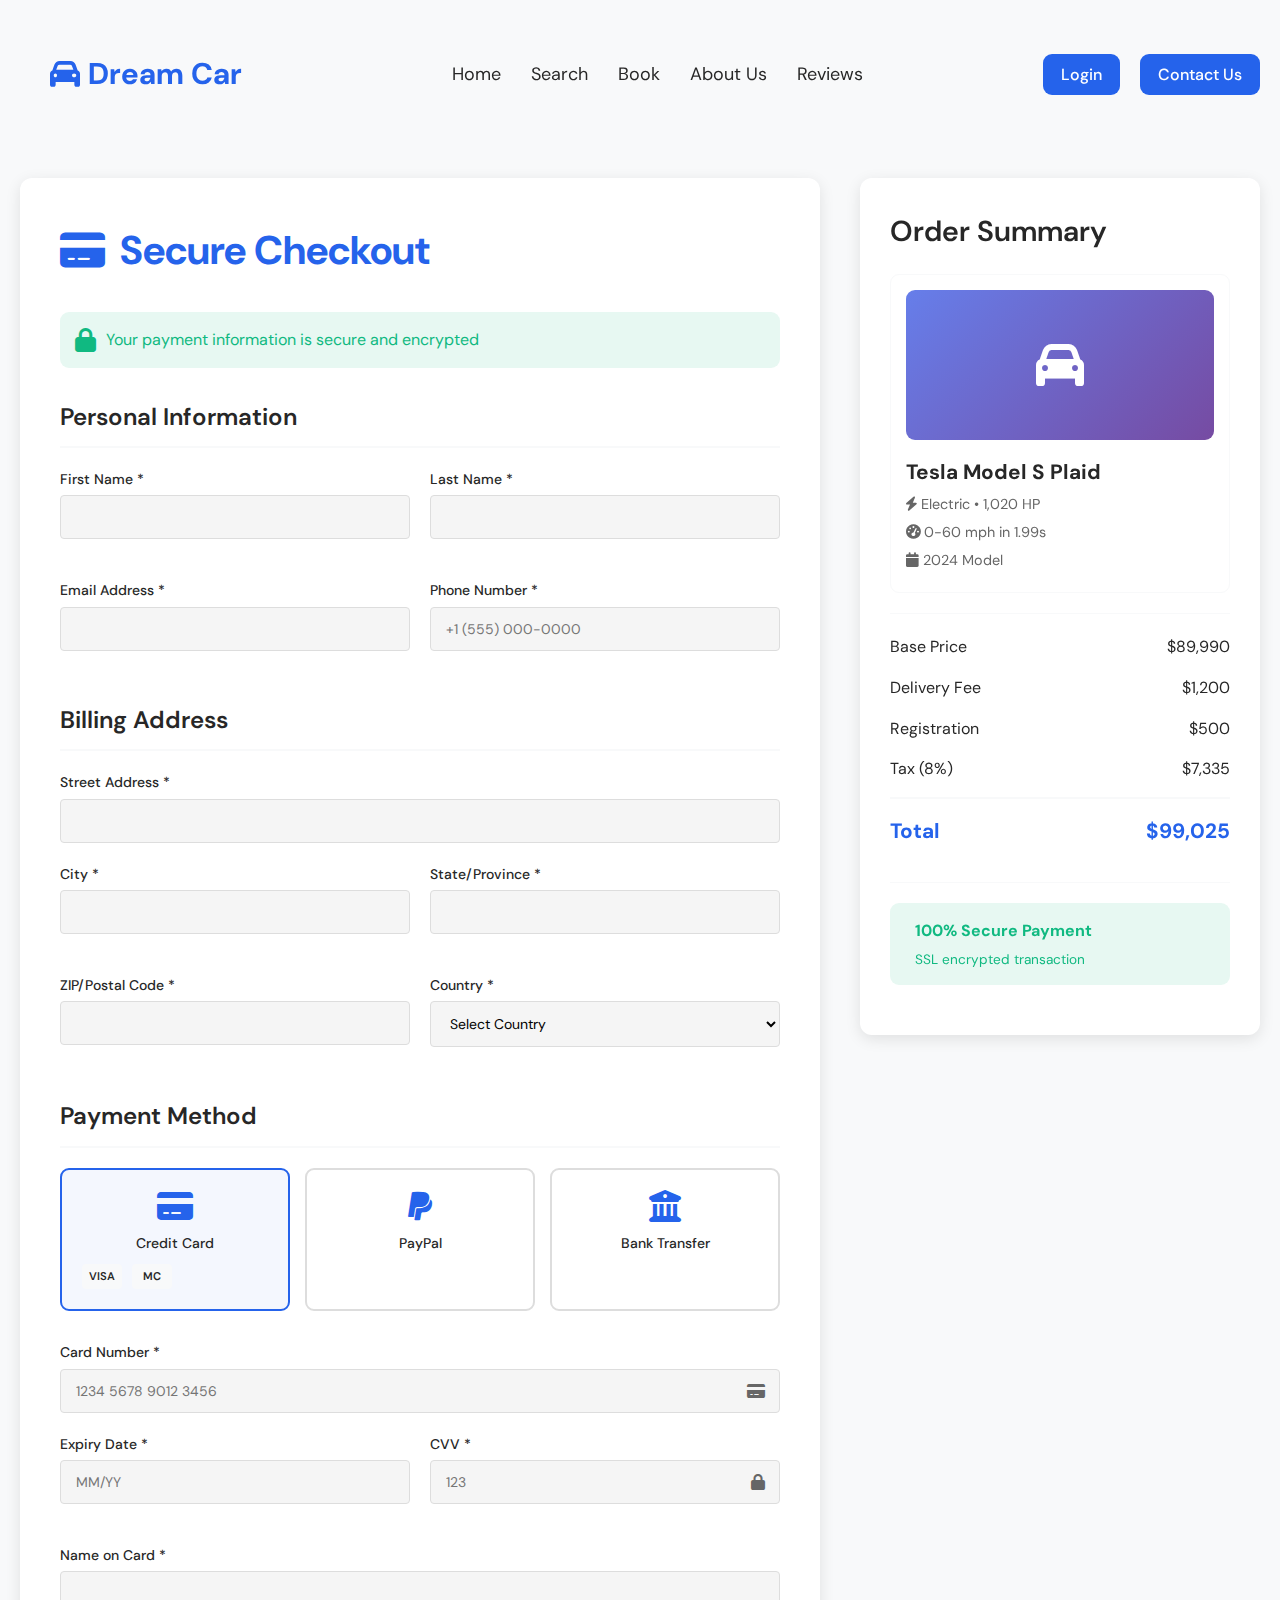
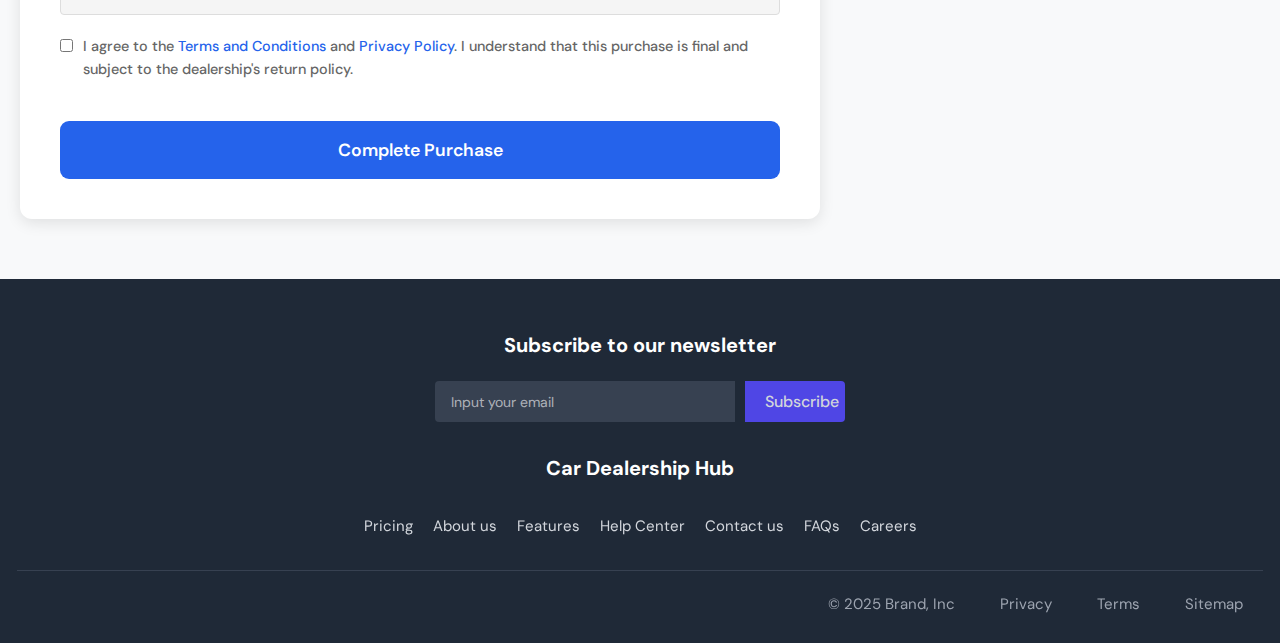
<file: checkout/checkout.html>
<!DOCTYPE html>
<html lang="en">

<head>
    <meta charset="UTF-8">
    <meta name="viewport" content="width=device-width, initial-scale=1.0">
    <meta name="description" content="Complete your Dream Car purchase - Secure payment checkout">
    <link rel="stylesheet" href="https://cdnjs.cloudflare.com/ajax/libs/font-awesome/6.0.0-beta3/css/all.min.css">
    <link rel="stylesheet" href="../styles/main.css">
    <title>Checkout - DREAM CAR</title>
    <style>
        /* Page-specific styles */
        .checkout-container {
            max-width: 1400px;
            margin: 40px auto;
            padding: 0 20px;
            display: grid;
            grid-template-columns: 1fr 400px;
            gap: 40px;
        }

        .checkout-main {
            background: var(--bg-white);
            padding: 40px;
            border-radius: var(--border-radius-lg);
            box-shadow: var(--shadow-md);
        }

        .checkout-main h1 {
            font-size: 2.5rem;
            color: var(--primary-color);
            margin-bottom: 30px;
            display: flex;
            align-items: center;
            gap: 15px;
        }

        .section-title {
            font-size: 1.5rem;
            color: var(--text-dark);
            margin: 30px 0 20px;
            padding-bottom: 10px;
            border-bottom: 2px solid var(--bg-light);
            font-weight: 600;
        }

        .form-row {
            display: grid;
            grid-template-columns: 1fr 1fr;
            gap: 20px;
            margin-bottom: 20px;
        }

        .form-group {
            margin-bottom: 20px;
        }

        .form-group.full-width {
            grid-column: 1 / -1;
        }

        .payment-methods {
            display: grid;
            grid-template-columns: repeat(3, 1fr);
            gap: 15px;
            margin-bottom: 30px;
        }

        .payment-method {
            border: 2px solid var(--input-border);
            border-radius: var(--border-radius);
            padding: 20px;
            text-align: center;
            cursor: pointer;
            transition: all var(--transition);
            background: var(--bg-white);
        }

        .payment-method:hover {
            border-color: var(--primary-color);
            transform: translateY(-2px);
        }

        .payment-method.active {
            border-color: var(--primary-color);
            background: rgba(37, 99, 235, 0.05);
        }

        .payment-method i {
            font-size: 2rem;
            color: var(--primary-color);
            margin-bottom: 10px;
        }

        .payment-method label {
            display: block;
            cursor: pointer;
            font-weight: 500;
            margin: 0;
        }

        .payment-method input[type="radio"] {
            display: none;
        }

        .card-icons {
            display: flex;
            gap: 10px;
            margin-top: 10px;
        }

        .card-icon {
            width: 40px;
            height: 25px;
            background: var(--bg-light);
            border-radius: 4px;
            display: flex;
            align-items: center;
            justify-content: center;
            font-size: 0.7rem;
            font-weight: 600;
        }

        .order-summary {
            background: var(--bg-white);
            padding: 30px;
            border-radius: var(--border-radius-lg);
            box-shadow: var(--shadow-md);
            position: sticky;
            top: 20px;
            height: fit-content;
        }

        .order-summary h2 {
            font-size: 1.8rem;
            color: var(--text-dark);
            margin-bottom: 20px;
            font-weight: 600;
        }

        .car-summary {
            border: 1px solid var(--bg-light);
            border-radius: var(--border-radius);
            padding: 15px;
            margin-bottom: 20px;
        }

        .car-summary-image {
            width: 100%;
            height: 150px;
            background: linear-gradient(135deg, #667eea 0%, #764ba2 100%);
            border-radius: var(--border-radius);
            margin-bottom: 15px;
            display: flex;
            align-items: center;
            justify-content: center;
            color: white;
            font-size: 3rem;
        }

        .car-summary h3 {
            font-size: 1.3rem;
            color: var(--text-dark);
            margin-bottom: 5px;
        }

        .car-summary p {
            color: var(--text-gray);
            font-size: 0.9rem;
            margin: 5px 0;
        }

        .price-breakdown {
            margin: 20px 0;
            padding: 20px 0;
            border-top: 1px solid var(--bg-light);
            border-bottom: 1px solid var(--bg-light);
        }

        .price-row {
            display: flex;
            justify-content: space-between;
            margin-bottom: 15px;
            font-size: 1rem;
        }

        .price-row.total {
            font-size: 1.3rem;
            font-weight: 700;
            color: var(--primary-color);
            margin-top: 15px;
            padding-top: 15px;
            border-top: 2px solid var(--bg-light);
        }

        .secure-badge {
            display: flex;
            align-items: center;
            gap: 10px;
            padding: 15px;
            background: rgba(16, 185, 129, 0.1);
            border-radius: var(--border-radius);
            color: var(--accent-success);
            margin-bottom: 20px;
        }

        .secure-badge i {
            font-size: 1.5rem;
        }

        .terms-checkbox {
            display: flex;
            align-items: flex-start;
            gap: 10px;
            margin: 20px 0;
        }

        .terms-checkbox input[type="checkbox"] {
            width: auto;
            margin-top: 4px;
        }

        .terms-checkbox label {
            font-size: 0.9rem;
            color: var(--text-gray);
            margin: 0;
        }

        .terms-checkbox a {
            color: var(--primary-color);
            text-decoration: none;
        }

        .terms-checkbox a:hover {
            text-decoration: underline;
        }

        .submit-button {
            width: 100%;
            padding: 18px;
            font-size: 1.1rem;
            background: var(--primary-color);
            color: white;
            border: none;
            border-radius: var(--border-radius);
            cursor: pointer;
            font-weight: 600;
            transition: all var(--transition);
            margin-top: 20px;
        }

        .submit-button:hover:not(:disabled) {
            background: var(--primary-dark);
            transform: translateY(-2px);
            box-shadow: var(--shadow-lg);
        }

        .submit-button:disabled {
            opacity: 0.5;
            cursor: not-allowed;
        }

        .card-input-group {
            position: relative;
        }

        .card-input-group i {
            position: absolute;
            right: 15px;
            top: 50%;
            transform: translateY(-50%);
            color: var(--text-gray);
        }

        /* Responsive Design */
        @media (max-width: 1024px) {
            .checkout-container {
                grid-template-columns: 1fr;
            }

            .order-summary {
                position: static;
            }
        }

        @media (max-width: 768px) {
            .form-row {
                grid-template-columns: 1fr;
            }

            .payment-methods {
                grid-template-columns: 1fr;
            }

            .checkout-main {
                padding: 20px;
            }

            .checkout-main h1 {
                font-size: 2rem;
            }
        }
    </style>
</head>

<body>
    <header>
        <div class="logo" aria-label="Dream Car Home" onclick="window.location.href='../index.html'">
            <i class="fa-solid fa-car" style="color:var(--primary-color);"></i>
            <span style="color:var(--primary-color);">Dream Car</span>
        </div>
        <nav aria-label="Main Navigation">
            <ul>
                <li><a href="../index.html">Home</a></li>
                <li><a href="../searchpage/it.html">Search</a></li>
                <li><a href="../bookingpage/booking.html">Book</a></li>
                <li><a href="../aboutus/aboutus.html">About Us</a></li>
                <li><a href="../reviews/reviews.html">Reviews</a></li>
            </ul>
        </nav>
        <div class="buttons">
            <a href="../login/login.html"><button class="button1" aria-label="Login">Login</button></a>
            <a href="../contact us/contactUs.html"><button class="button2" aria-label="Contact Us">Contact
                    Us</button></a>
        </div>
    </header>

    <main>
        <div class="checkout-container">
            <!-- Main Checkout Form -->
            <div class="checkout-main">
                <h1>
                    <i class="fa-solid fa-credit-card"></i>
                    Secure Checkout
                </h1>

                <div class="secure-badge">
                    <i class="fa-solid fa-lock"></i>
                    <span>Your payment information is secure and encrypted</span>
                </div>

                <form id="checkoutForm" aria-label="Checkout form">
                    <!-- Personal Information -->
                    <h2 class="section-title">Personal Information</h2>
                    <div class="form-row">
                        <div class="form-group">
                            <label for="firstName">First Name *</label>
                            <input type="text" id="firstName" name="firstName" required>
                        </div>
                        <div class="form-group">
                            <label for="lastName">Last Name *</label>
                            <input type="text" id="lastName" name="lastName" required>
                        </div>
                    </div>
                    <div class="form-row">
                        <div class="form-group">
                            <label for="email">Email Address *</label>
                            <input type="email" id="email" name="email" required>
                        </div>
                        <div class="form-group">
                            <label for="phone">Phone Number *</label>
                            <input type="tel" id="phone" name="phone" placeholder="+1 (555) 000-0000" required>
                        </div>
                    </div>

                    <!-- Billing Address -->
                    <h2 class="section-title">Billing Address</h2>
                    <div class="form-group full-width">
                        <label for="address">Street Address *</label>
                        <input type="text" id="address" name="address" required>
                    </div>
                    <div class="form-row">
                        <div class="form-group">
                            <label for="city">City *</label>
                            <input type="text" id="city" name="city" required>
                        </div>
                        <div class="form-group">
                            <label for="state">State/Province *</label>
                            <input type="text" id="state" name="state" required>
                        </div>
                    </div>
                    <div class="form-row">
                        <div class="form-group">
                            <label for="zipCode">ZIP/Postal Code *</label>
                            <input type="text" id="zipCode" name="zipCode" required>
                        </div>
                        <div class="form-group">
                            <label for="country">Country *</label>
                            <select id="country" name="country" required>
                                <option value="">Select Country</option>
                                <option value="US">United States</option>
                                <option value="CA">Canada</option>
                                <option value="UK">United Kingdom</option>
                                <option value="AU">Australia</option>
                                <option value="DE">Germany</option>
                                <option value="FR">France</option>
                            </select>
                        </div>
                    </div>

                    <!-- Payment Method -->
                    <h2 class="section-title">Payment Method</h2>
                    <div class="payment-methods">
                        <div class="payment-method active" onclick="selectPaymentMethod('card')">
                            <input type="radio" name="paymentMethod" id="card" value="card" checked>
                            <label for="card">
                                <i class="fa-solid fa-credit-card"></i>
                                <div>Credit Card</div>
                                <div class="card-icons">
                                    <div class="card-icon">VISA</div>
                                    <div class="card-icon">MC</div>
                                </div>
                            </label>
                        </div>
                        <div class="payment-method" onclick="selectPaymentMethod('paypal')">
                            <input type="radio" name="paymentMethod" id="paypal" value="paypal">
                            <label for="paypal">
                                <i class="fa-brands fa-paypal"></i>
                                <div>PayPal</div>
                            </label>
                        </div>
                        <div class="payment-method" onclick="selectPaymentMethod('bank')">
                            <input type="radio" name="paymentMethod" id="bank" value="bank">
                            <label for="bank">
                                <i class="fa-solid fa-building-columns"></i>
                                <div>Bank Transfer</div>
                            </label>
                        </div>
                    </div>

                    <!-- Card Details -->
                    <div id="cardDetails">
                        <div class="form-group full-width">
                            <label for="cardNumber">Card Number *</label>
                            <div class="card-input-group">
                                <input type="text" id="cardNumber" name="cardNumber" placeholder="1234 5678 9012 3456"
                                    maxlength="19">
                                <i class="fa-solid fa-credit-card"></i>
                            </div>
                        </div>
                        <div class="form-row">
                            <div class="form-group">
                                <label for="expiryDate">Expiry Date *</label>
                                <input type="text" id="expiryDate" name="expiryDate" placeholder="MM/YY" maxlength="5">
                            </div>
                            <div class="form-group">
                                <label for="cvv">CVV *</label>
                                <div class="card-input-group">
                                    <input type="text" id="cvv" name="cvv" placeholder="123" maxlength="4">
                                    <i class="fa-solid fa-lock"></i>
                                </div>
                            </div>
                        </div>
                        <div class="form-group full-width">
                            <label for="cardName">Name on Card *</label>
                            <input type="text" id="cardName" name="cardName">
                        </div>
                    </div>

                    <!-- Terms and Conditions -->
                    <div class="terms-checkbox">
                        <input type="checkbox" id="terms" name="terms" required>
                        <label for="terms">
                            I agree to the <a href="#terms">Terms and Conditions</a> and <a href="#privacy">Privacy
                                Policy</a>. I understand that this purchase is final and subject to the dealership's
                            return policy.
                        </label>
                    </div>

                    <button type="submit" class="submit-button" id="submitBtn">
                        Complete Purchase
                    </button>
                </form>
            </div>

            <!-- Order Summary Sidebar -->
            <aside class="order-summary">
                <h2>Order Summary</h2>
                <div class="car-summary">
                    <div class="car-summary-image">
                        <i class="fa-solid fa-car"></i>
                    </div>
                    <h3>Tesla Model S Plaid</h3>
                    <p><i class="fa-solid fa-bolt"></i> Electric • 1,020 HP</p>
                    <p><i class="fa-solid fa-gauge-high"></i> 0-60 mph in 1.99s</p>
                    <p><i class="fa-solid fa-calendar"></i> 2024 Model</p>
                </div>

                <div class="price-breakdown">
                    <div class="price-row">
                        <span>Base Price</span>
                        <span>$89,990</span>
                    </div>
                    <div class="price-row">
                        <span>Delivery Fee</span>
                        <span>$1,200</span>
                    </div>
                    <div class="price-row">
                        <span>Registration</span>
                        <span>$500</span>
                    </div>
                    <div class="price-row">
                        <span>Tax (8%)</span>
                        <span>$7,335</span>
                    </div>
                    <div class="price-row total">
                        <span>Total</span>
                        <span>$99,025</span>
                    </div>
                </div>

                <div class="secure-badge">
                    <i class="fa-solid fa-shield-halved"></i>
                    <div>
                        <strong>100% Secure Payment</strong>
                        <p style="margin: 5px 0 0; font-size: 0.85rem;">SSL encrypted transaction</p>
                    </div>
                </div>
            </aside>
        </div>
    </main>

    <footer>
        <h3>Subscribe to our newsletter</h3>
        <form class="inp" aria-label="Newsletter subscription" onsubmit="event.preventDefault();">
            <input type="email" class="email" placeholder="Input your email" aria-label="Email address" required>
            <button class="butt" type="submit" aria-label="Subscribe">Subscribe</button>
        </form>
        <h3 class="logo">Car Dealership Hub</h3>
        <nav class="footer-links" aria-label="Footer links">
            <a href="#pricing">Pricing</a>
            <a href="../aboutus/aboutus.html">About us</a>
            <a href="#features">Features</a>
            <a href="#help">Help Center</a>
            <a href="../contact us/contactUs.html">Contact us</a>
            <a href="#faqs">FAQs</a>
            <a href="#careers">Careers</a>
        </nav>
        <div class="footer-bottom">
            <a href="#">© 2025 Brand, Inc</a>
            <a href="#privacy">Privacy</a>
            <a href="#terms">Terms</a>
            <a href="#sitemap">Sitemap</a>
        </div>
    </footer>

    <!-- Scroll to Top Button -->
    <button id="scrollToTopBtn" title="Go to top" aria-label="Scroll to top">↑</button>

    <script src="../js/main.js"></script>
    <script>
        // Payment method selection
        function selectPaymentMethod(method) {
            document.querySelectorAll('.payment-method').forEach(el => {
                el.classList.remove('active');
            });
            event.currentTarget.classList.add('active');
            document.getElementById(method).checked = true;

            // Show/hide card details based on payment method
            const cardDetails = document.getElementById('cardDetails');
            if (method === 'card') {
                cardDetails.style.display = 'block';
            } else {
                cardDetails.style.display = 'none';
            }
        }

        // Card number formatting
        document.getElementById('cardNumber')?.addEventListener('input', function (e) {
            let value = e.target.value.replace(/\s/g, '');
            let formattedValue = value.match(/.{1,4}/g)?.join(' ') || value;
            e.target.value = formattedValue;
        });

        // Expiry date formatting
        document.getElementById('expiryDate')?.addEventListener('input', function (e) {
            let value = e.target.value.replace(/\D/g, '');
            if (value.length >= 2) {
                value = value.slice(0, 2) + '/' + value.slice(2, 4);
            }
            e.target.value = value;
        });

        // Form submission
        document.getElementById('checkoutForm').addEventListener('submit', function (e) {
            e.preventDefault();

            const email = document.getElementById('email').value;
            if (!window.DreamCar.validateEmail(email)) {
                window.DreamCar.showToast('Please enter a valid email address', 'error');
                return;
            }

            const phone = document.getElementById('phone').value;
            if (!window.DreamCar.validatePhone(phone)) {
                window.DreamCar.showToast('Please enter a valid phone number', 'error');
                return;
            }

            // Simulate payment processing
            const submitBtn = document.getElementById('submitBtn');
            submitBtn.disabled = true;
            submitBtn.textContent = 'Processing...';

            setTimeout(() => {
                // Store order details
                const orderData = {
                    orderNumber: 'DC' + Date.now(),
                    car: 'Tesla Model S Plaid',
                    total: '$99,025',
                    date: new Date().toLocaleDateString()
                };
                window.DreamCar.Storage.set('lastOrder', orderData);

                // Redirect to confirmation page
                window.location.href = '../confirmation/confirmation.html';
            }, 2000);
        });
    </script>
</body>

</html>
</file>
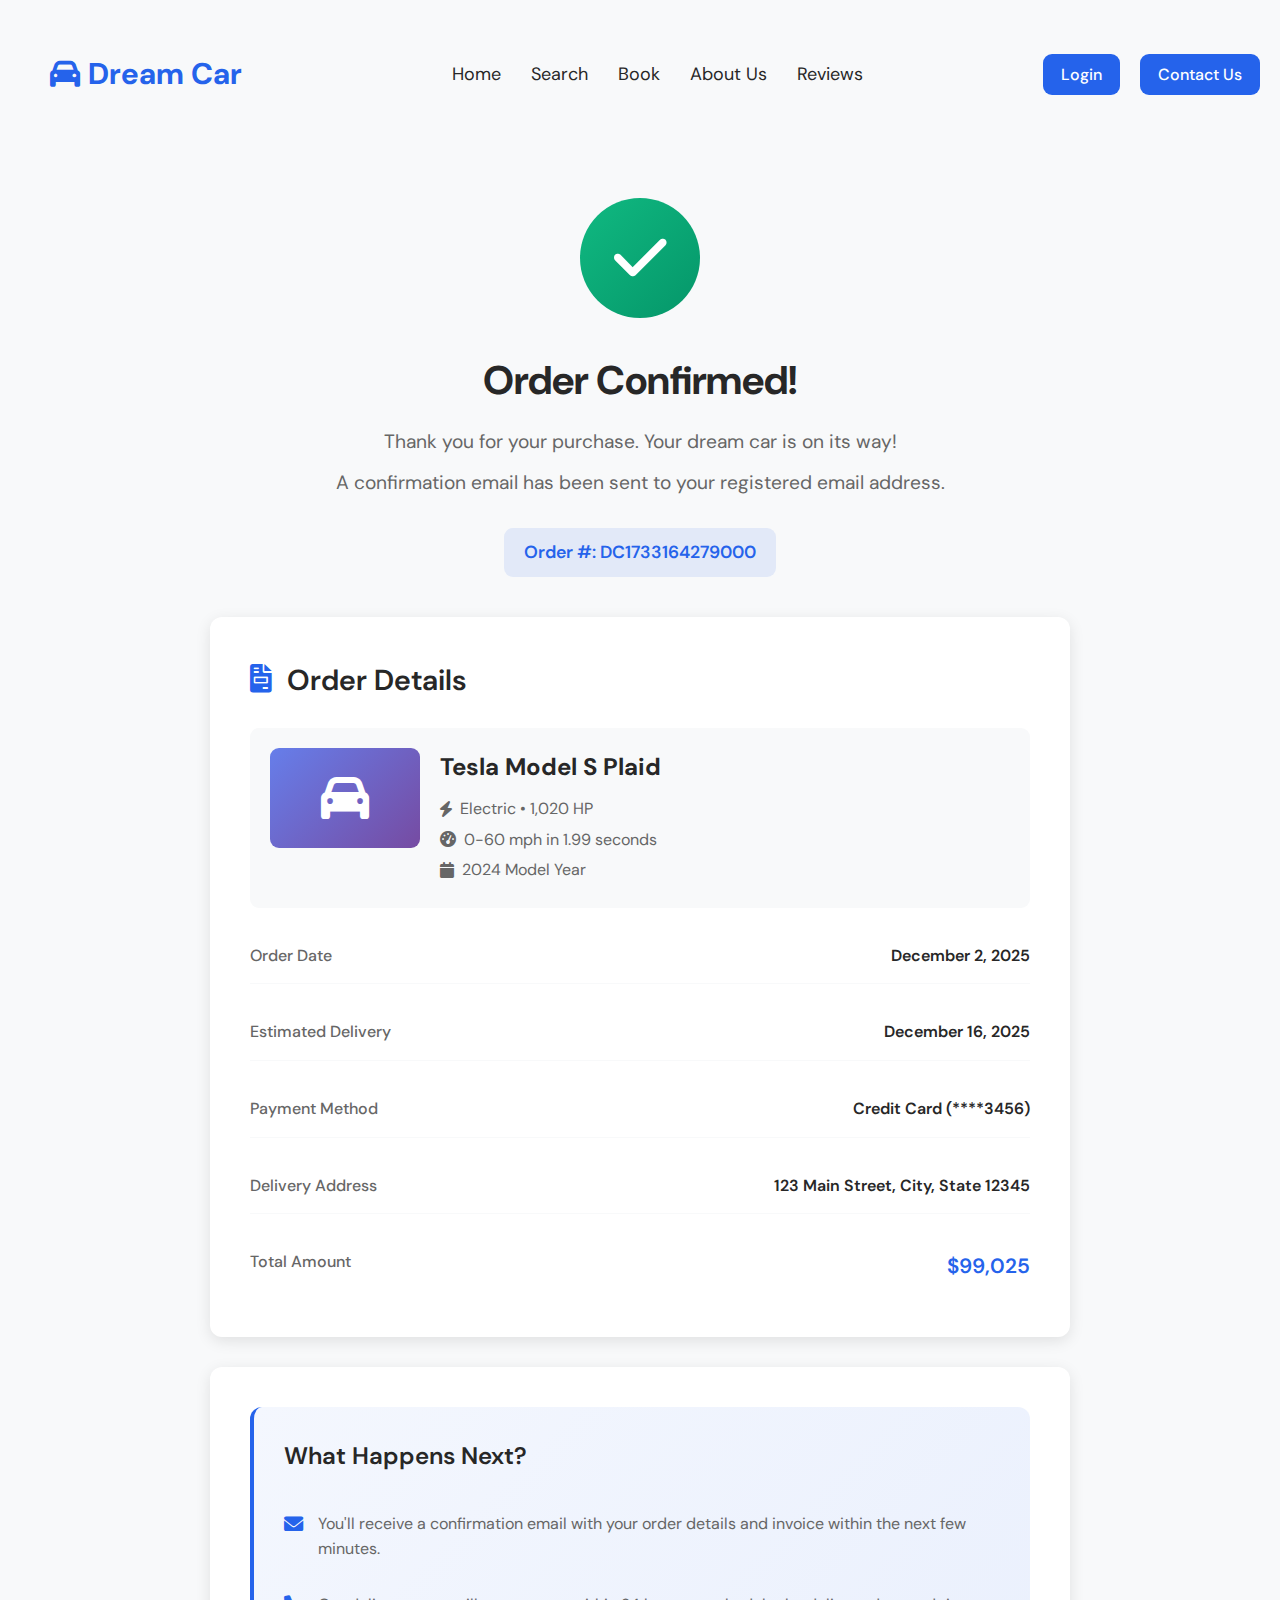
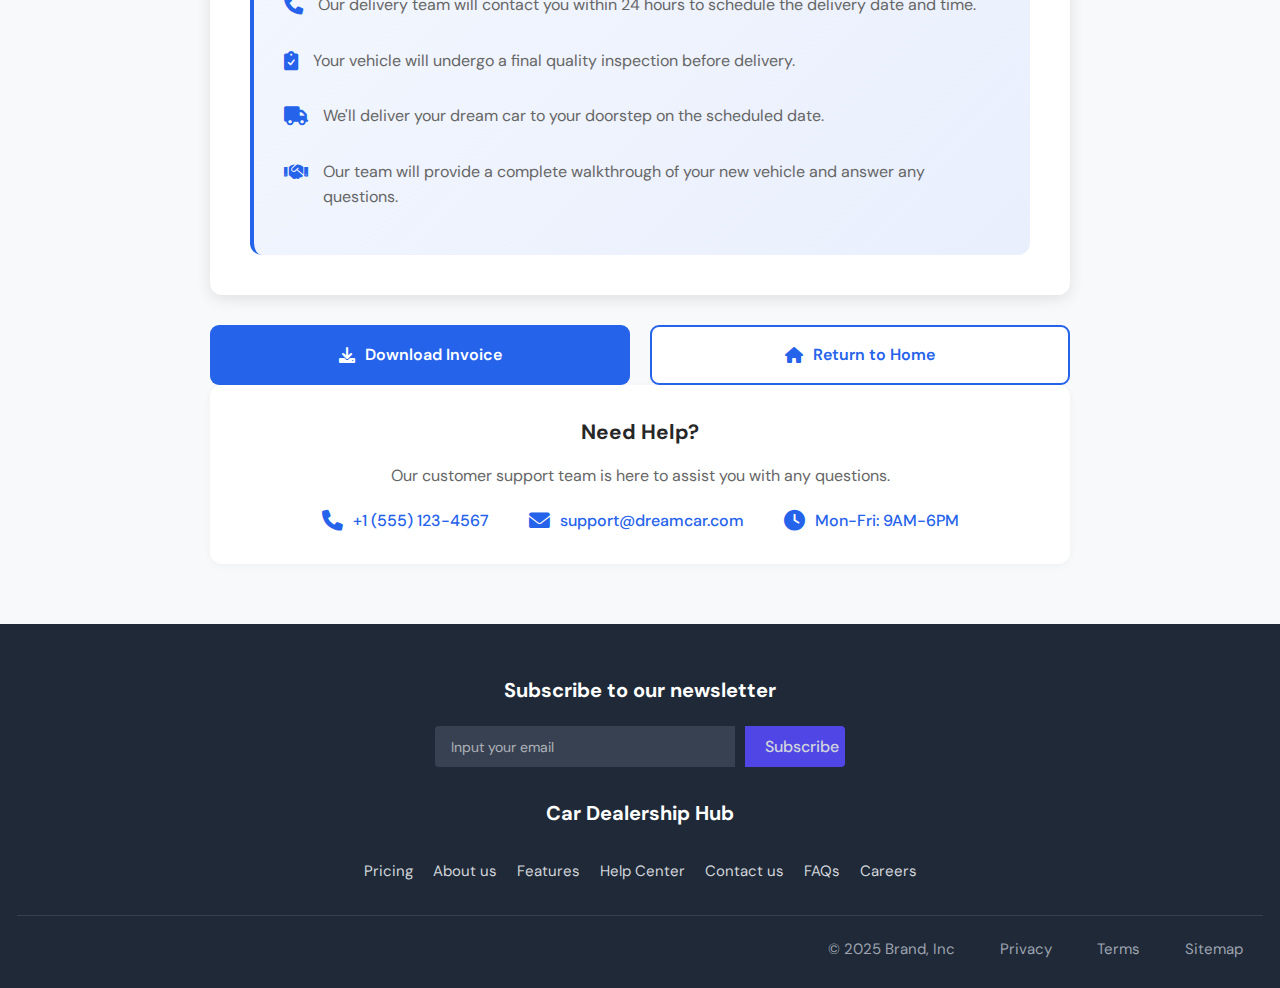
<file: confirmation/confirmation.html>
<!DOCTYPE html>
<html lang="en">

<head>
    <meta charset="UTF-8">
    <meta name="viewport" content="width=device-width, initial-scale=1.0">
    <meta name="description" content="Order Confirmation - Dream Car Purchase Successful">
    <link rel="stylesheet" href="https://cdnjs.cloudflare.com/ajax/libs/font-awesome/6.0.0-beta3/css/all.min.css">
    <link rel="stylesheet" href="../styles/main.css">
    <title>Order Confirmed - DREAM CAR</title>
    <style>
        /* Page-specific styles */
        .confirmation-container {
            max-width: 900px;
            margin: 60px auto;
            padding: 0 20px;
        }

        .success-animation {
            text-align: center;
            margin-bottom: 40px;
        }

        .success-icon {
            width: 120px;
            height: 120px;
            margin: 0 auto 30px;
            background: linear-gradient(135deg, var(--accent-success), #059669);
            border-radius: 50%;
            display: flex;
            align-items: center;
            justify-content: center;
            animation: scaleIn 0.5s ease-out;
        }

        .success-icon i {
            font-size: 60px;
            color: white;
            animation: checkmark 0.8s ease-out 0.3s both;
        }

        @keyframes scaleIn {
            from {
                transform: scale(0);
                opacity: 0;
            }

            to {
                transform: scale(1);
                opacity: 1;
            }
        }

        @keyframes checkmark {
            0% {
                transform: scale(0) rotate(-45deg);
                opacity: 0;
            }

            50% {
                transform: scale(1.2) rotate(0deg);
            }

            100% {
                transform: scale(1) rotate(0deg);
                opacity: 1;
            }
        }

        .success-message h1 {
            font-size: 2.5rem;
            color: var(--text-dark);
            margin-bottom: 15px;
            font-weight: 700;
        }

        .success-message p {
            font-size: 1.2rem;
            color: var(--text-gray);
            margin-bottom: 10px;
        }

        .order-number {
            display: inline-block;
            padding: 10px 20px;
            background: rgba(37, 99, 235, 0.1);
            color: var(--primary-color);
            border-radius: var(--border-radius);
            font-weight: 600;
            font-size: 1.1rem;
            margin-top: 20px;
        }

        .confirmation-card {
            background: var(--bg-white);
            padding: 40px;
            border-radius: var(--border-radius-lg);
            box-shadow: var(--shadow-md);
            margin-bottom: 30px;
        }

        .confirmation-card h2 {
            font-size: 1.8rem;
            color: var(--text-dark);
            margin-bottom: 25px;
            font-weight: 600;
            display: flex;
            align-items: center;
            gap: 15px;
        }

        .confirmation-card h2 i {
            color: var(--primary-color);
        }

        .order-details {
            display: grid;
            gap: 20px;
        }

        .detail-row {
            display: flex;
            justify-content: space-between;
            padding: 15px 0;
            border-bottom: 1px solid var(--bg-light);
        }

        .detail-row:last-child {
            border-bottom: none;
        }

        .detail-label {
            color: var(--text-gray);
            font-weight: 500;
        }

        .detail-value {
            color: var(--text-dark);
            font-weight: 600;
            text-align: right;
        }

        .car-details {
            display: flex;
            gap: 20px;
            padding: 20px;
            background: var(--bg-light);
            border-radius: var(--border-radius);
            margin-bottom: 20px;
        }

        .car-image {
            width: 150px;
            height: 100px;
            background: linear-gradient(135deg, #667eea 0%, #764ba2 100%);
            border-radius: var(--border-radius);
            display: flex;
            align-items: center;
            justify-content: center;
            color: white;
            font-size: 3rem;
            flex-shrink: 0;
        }

        .car-info h3 {
            font-size: 1.5rem;
            color: var(--text-dark);
            margin-bottom: 10px;
        }

        .car-info p {
            color: var(--text-gray);
            margin: 5px 0;
            display: flex;
            align-items: center;
            gap: 8px;
        }

        .next-steps {
            background: linear-gradient(135deg, rgba(37, 99, 235, 0.05), rgba(37, 99, 235, 0.1));
            padding: 30px;
            border-radius: var(--border-radius-lg);
            border-left: 4px solid var(--primary-color);
        }

        .next-steps h3 {
            font-size: 1.5rem;
            color: var(--text-dark);
            margin-bottom: 20px;
            font-weight: 600;
        }

        .steps-list {
            list-style: none;
            padding: 0;
        }

        .steps-list li {
            padding: 15px 0;
            display: flex;
            align-items: flex-start;
            gap: 15px;
            color: var(--text-gray);
            line-height: 1.6;
        }

        .steps-list li i {
            color: var(--primary-color);
            font-size: 1.2rem;
            margin-top: 3px;
        }

        .action-buttons {
            display: grid;
            grid-template-columns: 1fr 1fr;
            gap: 20px;
            margin-top: 30px;
        }

        .action-btn {
            padding: 15px 30px;
            border-radius: var(--border-radius);
            border: none;
            font-size: 1rem;
            font-weight: 600;
            cursor: pointer;
            transition: all var(--transition);
            display: flex;
            align-items: center;
            justify-content: center;
            gap: 10px;
            text-decoration: none;
        }

        .action-btn.primary {
            background: var(--primary-color);
            color: white;
        }

        .action-btn.primary:hover {
            background: var(--primary-dark);
            transform: translateY(-2px);
            box-shadow: var(--shadow-md);
        }

        .action-btn.secondary {
            background: var(--bg-white);
            color: var(--primary-color);
            border: 2px solid var(--primary-color);
        }

        .action-btn.secondary:hover {
            background: rgba(37, 99, 235, 0.05);
            transform: translateY(-2px);
        }

        .contact-support {
            text-align: center;
            padding: 30px;
            background: var(--bg-white);
            border-radius: var(--border-radius-lg);
            box-shadow: var(--shadow-sm);
        }

        .contact-support h3 {
            font-size: 1.3rem;
            color: var(--text-dark);
            margin-bottom: 15px;
        }

        .contact-support p {
            color: var(--text-gray);
            margin-bottom: 20px;
        }

        .contact-info {
            display: flex;
            justify-content: center;
            gap: 40px;
            flex-wrap: wrap;
        }

        .contact-item {
            display: flex;
            align-items: center;
            gap: 10px;
            color: var(--primary-color);
            font-weight: 500;
        }

        .contact-item i {
            font-size: 1.3rem;
        }

        /* Responsive Design */
        @media (max-width: 768px) {
            .success-message h1 {
                font-size: 2rem;
            }

            .confirmation-card {
                padding: 20px;
            }

            .car-details {
                flex-direction: column;
            }

            .car-image {
                width: 100%;
                height: 150px;
            }

            .action-buttons {
                grid-template-columns: 1fr;
            }

            .contact-info {
                flex-direction: column;
                gap: 15px;
            }
        }
    </style>
</head>

<body>
    <header>
        <div class="logo" aria-label="Dream Car Home" onclick="window.location.href='../index.html'">
            <i class="fa-solid fa-car" style="color:var(--primary-color);"></i>
            <span style="color:var(--primary-color);">Dream Car</span>
        </div>
        <nav aria-label="Main Navigation">
            <ul>
                <li><a href="../index.html">Home</a></li>
                <li><a href="../searchpage/it.html">Search</a></li>
                <li><a href="../bookingpage/booking.html">Book</a></li>
                <li><a href="../aboutus/aboutus.html">About Us</a></li>
                <li><a href="../reviews/reviews.html">Reviews</a></li>
            </ul>
        </nav>
        <div class="buttons">
            <a href="../login/login.html"><button class="button1" aria-label="Login">Login</button></a>
            <a href="../contact us/contactUs.html"><button class="button2" aria-label="Contact Us">Contact
                    Us</button></a>
        </div>
    </header>

    <main>
        <div class="confirmation-container">
            <!-- Success Animation -->
            <div class="success-animation">
                <div class="success-icon">
                    <i class="fa-solid fa-check"></i>
                </div>
                <div class="success-message">
                    <h1>Order Confirmed!</h1>
                    <p>Thank you for your purchase. Your dream car is on its way!</p>
                    <p>A confirmation email has been sent to your registered email address.</p>
                    <div class="order-number" id="orderNumber">
                        Order #: DC1733164279000
                    </div>
                </div>
            </div>

            <!-- Order Details Card -->
            <div class="confirmation-card">
                <h2>
                    <i class="fa-solid fa-file-invoice"></i>
                    Order Details
                </h2>

                <div class="car-details">
                    <div class="car-image">
                        <i class="fa-solid fa-car"></i>
                    </div>
                    <div class="car-info">
                        <h3 id="carName">Tesla Model S Plaid</h3>
                        <p><i class="fa-solid fa-bolt"></i> Electric • 1,020 HP</p>
                        <p><i class="fa-solid fa-gauge-high"></i> 0-60 mph in 1.99 seconds</p>
                        <p><i class="fa-solid fa-calendar"></i> 2024 Model Year</p>
                    </div>
                </div>

                <div class="order-details">
                    <div class="detail-row">
                        <span class="detail-label">Order Date</span>
                        <span class="detail-value" id="orderDate">December 2, 2025</span>
                    </div>
                    <div class="detail-row">
                        <span class="detail-label">Estimated Delivery</span>
                        <span class="detail-value">December 16, 2025</span>
                    </div>
                    <div class="detail-row">
                        <span class="detail-label">Payment Method</span>
                        <span class="detail-value">Credit Card (****3456)</span>
                    </div>
                    <div class="detail-row">
                        <span class="detail-label">Delivery Address</span>
                        <span class="detail-value">123 Main Street, City, State 12345</span>
                    </div>
                    <div class="detail-row">
                        <span class="detail-label">Total Amount</span>
                        <span class="detail-value" id="totalAmount"
                            style="color: var(--primary-color); font-size: 1.3rem;">$99,025</span>
                    </div>
                </div>
            </div>

            <!-- Next Steps -->
            <div class="confirmation-card">
                <div class="next-steps">
                    <h3>What Happens Next?</h3>
                    <ul class="steps-list">
                        <li>
                            <i class="fa-solid fa-envelope"></i>
                            <span>You'll receive a confirmation email with your order details and invoice within the
                                next few minutes.</span>
                        </li>
                        <li>
                            <i class="fa-solid fa-phone"></i>
                            <span>Our delivery team will contact you within 24 hours to schedule the delivery date and
                                time.</span>
                        </li>
                        <li>
                            <i class="fa-solid fa-clipboard-check"></i>
                            <span>Your vehicle will undergo a final quality inspection before delivery.</span>
                        </li>
                        <li>
                            <i class="fa-solid fa-truck"></i>
                            <span>We'll deliver your dream car to your doorstep on the scheduled date.</span>
                        </li>
                        <li>
                            <i class="fa-solid fa-handshake"></i>
                            <span>Our team will provide a complete walkthrough of your new vehicle and answer any
                                questions.</span>
                        </li>
                    </ul>
                </div>
            </div>

            <!-- Action Buttons -->
            <div class="action-buttons">
                <a href="#" class="action-btn primary" onclick="downloadInvoice(); return false;">
                    <i class="fa-solid fa-download"></i>
                    Download Invoice
                </a>
                <a href="../index.html" class="action-btn secondary">
                    <i class="fa-solid fa-home"></i>
                    Return to Home
                </a>
            </div>

            <!-- Contact Support -->
            <div class="contact-support">
                <h3>Need Help?</h3>
                <p>Our customer support team is here to assist you with any questions.</p>
                <div class="contact-info">
                    <div class="contact-item">
                        <i class="fa-solid fa-phone"></i>
                        <span>+1 (555) 123-4567</span>
                    </div>
                    <div class="contact-item">
                        <i class="fa-solid fa-envelope"></i>
                        <span>support@dreamcar.com</span>
                    </div>
                    <div class="contact-item">
                        <i class="fa-solid fa-clock"></i>
                        <span>Mon-Fri: 9AM-6PM</span>
                    </div>
                </div>
            </div>
        </div>
    </main>

    <footer>
        <h3>Subscribe to our newsletter</h3>
        <form class="inp" aria-label="Newsletter subscription" onsubmit="event.preventDefault();">
            <input type="email" class="email" placeholder="Input your email" aria-label="Email address" required>
            <button class="butt" type="submit" aria-label="Subscribe">Subscribe</button>
        </form>
        <h3 class="logo">Car Dealership Hub</h3>
        <nav class="footer-links" aria-label="Footer links">
            <a href="#pricing">Pricing</a>
            <a href="../aboutus/aboutus.html">About us</a>
            <a href="#features">Features</a>
            <a href="#help">Help Center</a>
            <a href="../contact us/contactUs.html">Contact us</a>
            <a href="#faqs">FAQs</a>
            <a href="#careers">Careers</a>
        </nav>
        <div class="footer-bottom">
            <a href="#">© 2025 Brand, Inc</a>
            <a href="#privacy">Privacy</a>
            <a href="#terms">Terms</a>
            <a href="#sitemap">Sitemap</a>
        </div>
    </footer>

    <!-- Scroll to Top Button -->
    <button id="scrollToTopBtn" title="Go to top" aria-label="Scroll to top">↑</button>

    <script src="../js/main.js"></script>
    <script>
        // Load order data from localStorage if available
        window.addEventListener('DOMContentLoaded', function () {
            const orderData = window.DreamCar.Storage.get('lastOrder');

            if (orderData) {
                document.getElementById('orderNumber').textContent = 'Order #: ' + orderData.orderNumber;
                document.getElementById('carName').textContent = orderData.car;
                document.getElementById('totalAmount').textContent = orderData.total;
                document.getElementById('orderDate').textContent = orderData.date;
            }
        });

        // Download invoice functionality
        function downloadInvoice() {
            window.DreamCar.showToast('Invoice download started!', 'success');

            // Simulate invoice download
            setTimeout(() => {
                window.DreamCar.showToast('Invoice downloaded successfully!', 'success');
            }, 1500);
        }

        // Confetti effect on page load (optional enhancement)
        window.addEventListener('load', function () {
            // Add subtle celebration effect
            console.log('Order confirmed successfully!');
        });
    </script>
</body>

</html>
</file>
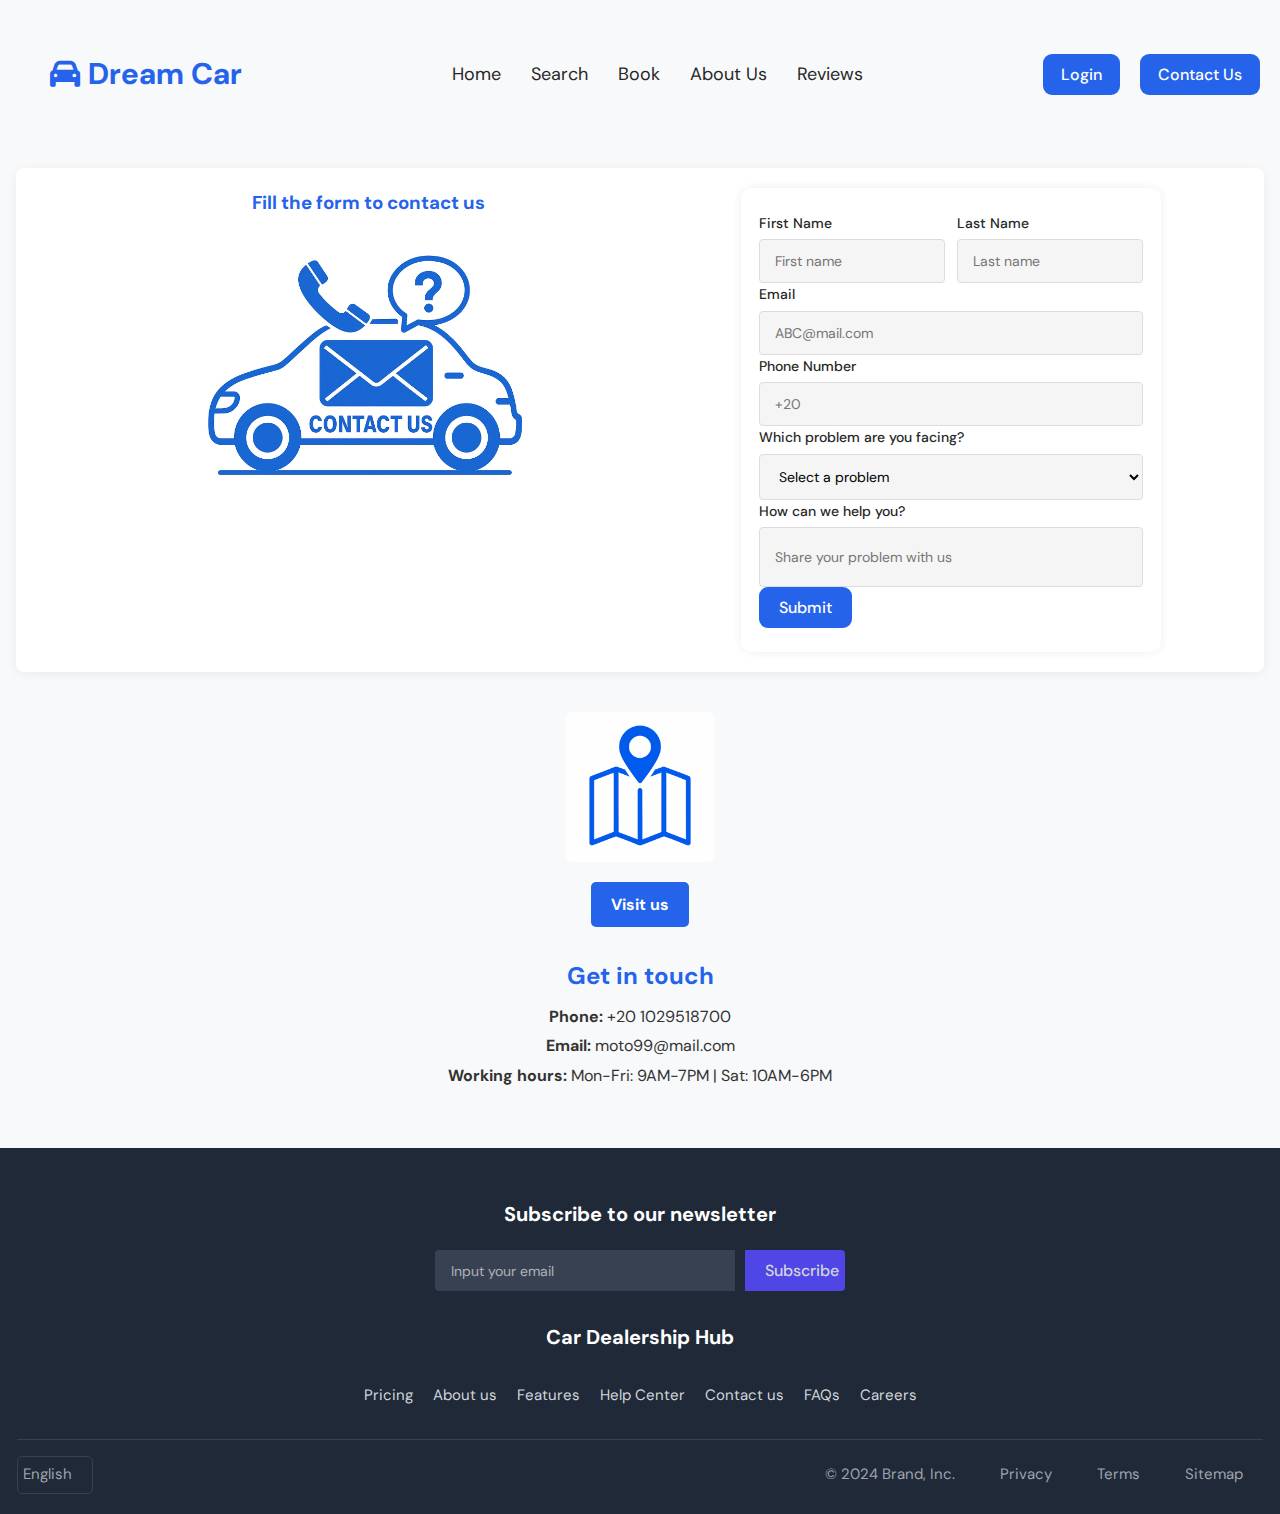
<file: contact us/contactUs.html>
<!DOCTYPE html>
<html lang="en">

<head>
    <meta charset="UTF-8" />
    <meta name="viewport" content="width=device-width, initial-scale=1.0" />
    <meta name="description" content="Contact Dream Car - Get in touch with us" />
    <title>Dream Car | Contact Us</title>
    <link rel="stylesheet" href="https://cdnjs.cloudflare.com/ajax/libs/font-awesome/6.0.0-beta3/css/all.min.css">
    <link rel="stylesheet" href="../styles/main.css">
    <style>
        main {
            width: 100%;
            margin: 0 auto;
            padding: 0 10px;
        }

        .contact-container {
            background-color: #fff;
            margin: 30px 6px;
            padding: 20px;
            border-radius: 8px;
            box-shadow: 0 2px 12px rgba(0, 0, 0, 0.06);
            display: flex;
            flex-wrap: wrap;
            justify-content: space-evenly;
            align-items: flex-start;
            gap: 40px;
        }

        .contact-img {
            flex: 1 1 320px;
            min-width: 220px;
            max-width: 500px;
            display: flex;
            flex-direction: column;
            align-items: center;
            gap: 16px;
        }

        .contact-img img {
            width: 100%;
            max-width: 400px;
            height: auto;
            border-radius: 10px;
        }

        .contact-img h3 {
            text-align: center;
            font-weight: bold;
            color: var(--primary-color);
        }

        .contact-form {
            flex: 1 1 320px;
            min-width: 260px;
            max-width: 420px;
            background: #fff;
            border-radius: 10px;
            box-shadow: 0 0 10px rgba(0, 0, 0, 0.07);
            padding: 24px 18px;
        }

        .contact-form input[type="text"].textarea {
            height: 60px;
            resize: vertical;
        }

        .contact-names {
            display: flex;
            gap: 12px;
            flex-wrap: wrap;
        }

        .contact-names>div {
            flex: 1 1 120px;
        }

        .contact-map {
            margin: 40px auto 0 auto;
            max-width: 400px;
            text-align: center;
        }

        .contact-map img {
            width: 150px;
            height: 150px;
            border-radius: 8px;
        }

        .contact-map a {
            display: inline-block;
            background-color: var(--primary-color);
            color: #fff;
            padding: 10px 20px;
            text-decoration: none;
            border-radius: 5px;
            font-weight: bold;
            margin: 12px 0;
            transition: background-color var(--transition);
        }

        .contact-map a:hover,
        .contact-map a:focus {
            background-color: var(--primary-dark);
            outline: none;
        }

        .contact-map h2 {
            color: var(--primary-color);
            margin: 18px 0 8px 0;
        }

        .contact-map p {
            margin: 4px 0;
            color: #333;
        }

        /* Responsive Styles */
        @media (max-width: 900px) {
            .contact-container {
                flex-direction: column;
                align-items: stretch;
                gap: 24px;
            }

            .contact-img,
            .contact-form {
                max-width: 100%;
            }
        }

        @media (max-width: 600px) {
            .contact-container {
                padding: 10px;
            }

            .contact-img img {
                max-width: 100%;
            }

            .contact-form {
                padding: 12px 4px;
            }

            .contact-map {
                margin: 24px auto 0 auto;
            }
        }
    </style>
</head>

<body>
    <header>
        <div class="logo" aria-label="Dream Car Home" onclick="window.location.href='../index.html'"
            style="cursor: pointer;">
            <i class="fa-solid fa-car" style="color:var(--primary-color);"></i>
            <span style="color:var(--primary-color);">Dream Car</span>
        </div>
        <nav aria-label="Main Navigation">
            <ul>
                <li><a href="../index.html">Home</a></li>
                <li><a href="../searchpage/it.html">Search</a></li>
                <li><a href="../bookingpage/booking.html">Book</a></li>
                <li><a href="../aboutus/aboutus.html">About Us</a></li>
                <li><a href="../reviews/reviews.html">Reviews</a></li>
            </ul>
        </nav>
        <div class="buttons">
            <a href="../login/login.html"><button class="button1" aria-label="Login">Login</button></a>
            <a href="contactUs.html"><button class="button2" aria-label="Contact Us">Contact Us</button></a>
        </div>
    </header>

    <main>
        <section class="contact-container animate-on-scroll" aria-label="Contact form and image">
            <div class="contact-img">
                <h3>Fill the form to contact us</h3>
                <img src="images/WhatsApp Image 2025-05-07 at 12.00.32_c1ff39c8.jpg" alt="Contact us illustration" />
            </div>
            <form class="contact-form" id="contactForm" aria-label="Contact form">
                <div class="contact-names">
                    <div>
                        <label for="Fname">First Name</label>
                        <input type="text" id="Fname" name="Fname" placeholder="First name" required />
                    </div>
                    <div>
                        <label for="Lname">Last Name</label>
                        <input type="text" id="Lname" name="Lname" placeholder="Last name" required />
                    </div>
                </div>
                <label for="email">Email</label>
                <input type="email" id="email" name="email" placeholder="ABC@mail.com" required />
                <label for="phone">Phone Number</label>
                <input type="tel" id="phone" name="phone" placeholder="+20" maxlength="15" minlength="10" required />
                <label for="problem">Which problem are you facing?</label>
                <select id="problem" name="problem" required>
                    <option value="" disabled selected>Select a problem</option>
                    <option>General inquiry</option>
                    <option>Sales</option>
                    <option>Technical support</option>
                    <option>Other</option>
                </select>
                <label for="help">How can we help you?</label>
                <input type="text" id="help" name="help" class="textarea" placeholder="Share your problem with us" />
                <button type="submit" class="submitbutt" aria-label="Submit contact form">Submit</button>
            </form>
        </section>

        <section class="contact-map animate-on-scroll" aria-label="Contact map and info">
            <img src="images/7cb3bc01-3a62-4f04-80c1-952e413cbc8f.png" alt="Dream Car location map" />
            <div>
                <a href="https://maps.app.goo.gl/iPkihCWAXuuEj3k97" target="_blank" rel="noopener"
                    aria-label="Visit us on Google Maps">Visit us</a>
            </div>
            <h2>Get in touch</h2>
            <p><strong>Phone:</strong> +20 1029518700</p>
            <p><strong>Email:</strong> moto99@mail.com</p>
            <p><strong>Working hours:</strong> Mon-Fri: 9AM-7PM | Sat: 10AM-6PM</p>
        </section>
    </main>

    <footer>
        <h3>Subscribe to our newsletter</h3>
        <form class="inp" aria-label="Newsletter subscription" onsubmit="event.preventDefault();">
            <input type="email" class="email" placeholder="Input your email" aria-label="Email address" required />
            <button class="butt" type="submit" aria-label="Subscribe">Subscribe</button>
        </form>
        <h3 class="logo">Car Dealership Hub</h3>
        <nav class="footer-links" aria-label="Footer links">
            <a href="#pricing">Pricing</a>
            <a href="#about">About us</a>
            <a href="#features">Features</a>
            <a href="#help">Help Center</a>
            <a href="contactUs.html">Contact us</a>
            <a href="#faqs">FAQs</a>
            <a href="#careers">Careers</a>
        </nav>
        <div class="footer-bottom">
            <a href="#" class="lang" aria-label="Language">English</a>
            <a href="#">© 2024 Brand, Inc.</a>
            <a href="#privacy">Privacy</a>
            <a href="#terms">Terms</a>
            <a href="#sitemap">Sitemap</a>
        </div>
    </footer>

    <!-- Scroll to Top Button -->
    <button id="scrollToTopBtn" title="Go to top" aria-label="Scroll to top">↑</button>

    <script src="../js/main.js"></script>
    <script src="main.js"></script>
</body>

</html>
</file>
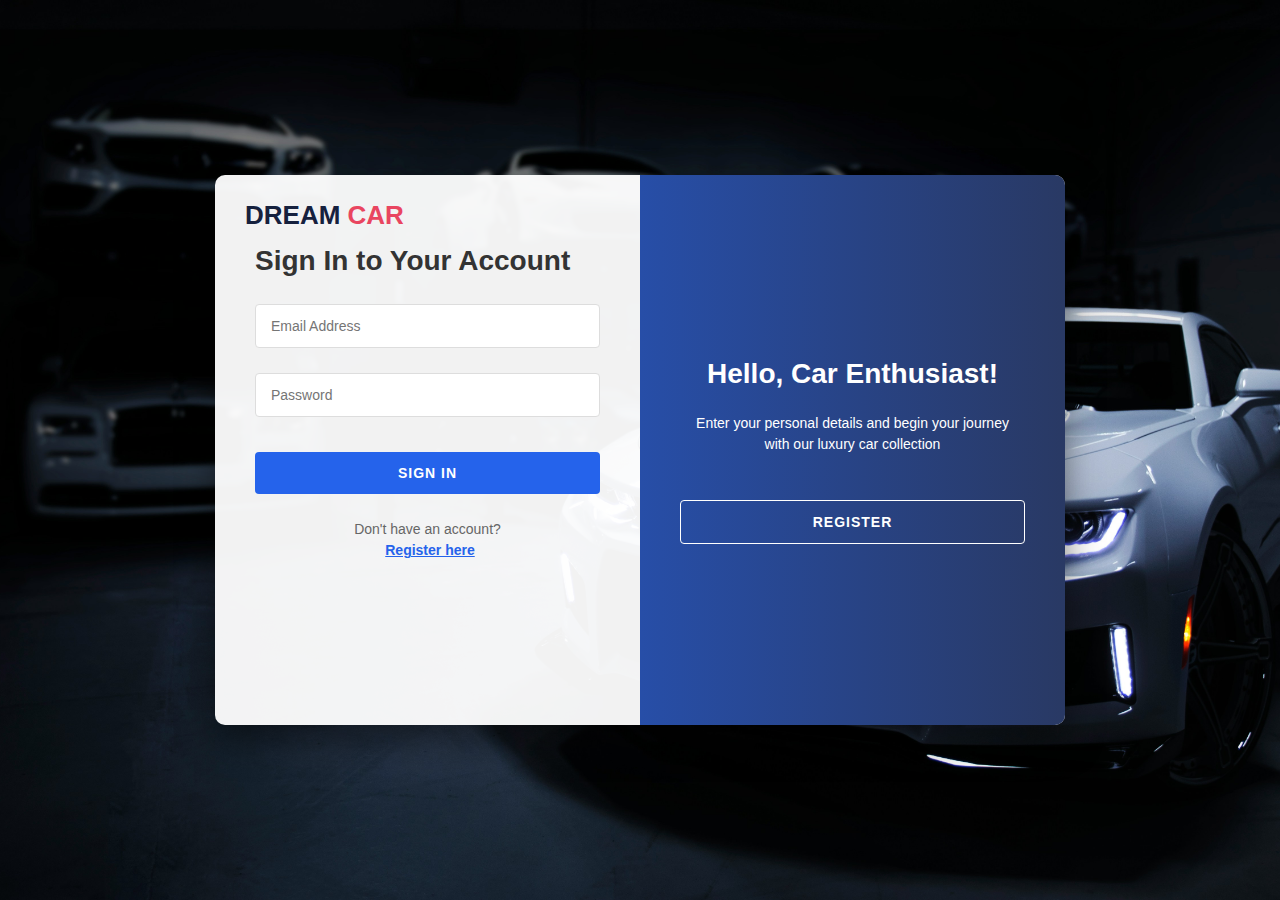
<file: login/login.html>
<!DOCTYPE html>
<html lang="en">

<head>
    <meta charset="UTF-8">
    <meta name="viewport" content="width=device-width, initial-scale=1.0">
    <title>DREAM CAR - Login</title>
    <style>
        * {
            margin: 0;
            padding: 0;
            box-sizing: border-box;
            font-family: 'Arial', sans-serif;
        }

        body {
            background: url('peter-broomfield-m3m-lnR90uM-unsplash.jpg') no-repeat center center fixed;
            background-size: cover;
            height: 100vh;
            display: flex;
            justify-content: center;
            align-items: center;
        }

        .container {
            position: relative;
            width: 850px;
            height: 550px;
            margin: 20px;
            background: rgba(255, 255, 255, 0.95);
            border-radius: 10px;
            box-shadow: 0 15px 35px rgba(0, 0, 0, 0.5);
            overflow: hidden;
        }

        .form-container {
            position: absolute;
            width: 50%;
            height: 100%;
            padding: 50px 40px;
            transition: all 0.6s ease-in-out;
        }

        .login-container {
            left: 0;
            z-index: 2;
        }

        .register-container {
            left: 0;
            z-index: 1;
            opacity: 0;
        }

        .overlay-container {
            position: absolute;
            top: 0;
            left: 50%;
            width: 50%;
            height: 100%;
            overflow: hidden;
            transition: all 0.6s ease-in-out;
            z-index: 10;
        }

        .overlay {
            position: relative;
            left: -100%;
            height: 100%;
            width: 200%;
            background: linear-gradient(to right, #2563EB, #293964);
            color: #fff;
            transition: all 0.6s ease-in-out;
        }

        .overlay-panel {
            position: absolute;
            top: 0;
            width: 50%;
            height: 100%;
            padding: 40px;
            display: flex;
            flex-direction: column;
            justify-content: center;
            align-items: center;
            text-align: center;
            transition: all 0.6s ease-in-out;
        }

        .overlay-left {
            left: 0;
        }

        .overlay-right {
            right: 0;
        }

        h1 {
            font-size: 28px;
            margin-bottom: 25px;
            color: #333;
            line-height: 1.3;
        }

        .overlay h1 {
            color: #fff;
            margin-bottom: 20px;
        }

        p {
            font-size: 14px;
            margin-bottom: 30px;
            color: #666;
            line-height: 1.5;
        }

        .overlay p {
            color: #fff;
            padding: 0 15px;
            margin-bottom: 25px;
        }

        .form-group {
            margin-bottom: 25px;
        }

        input {
            width: 100%;
            padding: 13px 15px;
            border: 1px solid #ddd;
            border-radius: 4px;
            font-size: 14px;
            outline: none;
            transition: border 0.3s;
        }

        input:focus {
            border-color: #2563EB;
        }

        button {
            background: #2563EB;
            color: #fff;
            border: none;
            padding: 13px 20px;
            border-radius: 4px;
            cursor: pointer;
            font-size: 14px;
            font-weight: bold;
            text-transform: uppercase;
            letter-spacing: 1px;
            transition: background 0.3s;
            width: 100%;
            margin-top: 10px;
        }

        button:hover {
            background: #1d4ed8;
        }

        .ghost {
            background: transparent;
            border: 1px solid #fff;
            margin-top: 20px;
        }

        .ghost:hover {
            background: rgba(255, 255, 255, 0.1);
        }

        .logo {
            position: absolute;
            top: 25px;
            left: 30px;
            font-size: 26px;
            font-weight: bold;
            color: #16213e;
            z-index: 100;
        }

        .logo span {
            color: #e94560;
        }

        .toggle-text {
            margin-top: 25px;
            text-align: center;
        }

        .toggle-btn {
            color: #2563EB;
            cursor: pointer;
            text-decoration: underline;
            font-weight: bold;
            margin-left: 5px;
        }

        /* Animation classes */
        .container.right-panel-active .login-container {
            transform: translateX(100%);
            opacity: 0;
        }

        .container.right-panel-active .register-container {
            transform: translateX(100%);
            opacity: 1;
            z-index: 5;
        }

        .container.right-panel-active .overlay-container {
            transform: translateX(-100%);
        }

        .container.right-panel-active .overlay {
            transform: translateX(50%);
        }

        /* Responsive */
        @media (max-width: 900px) {
            .container {
                width: 90%;
                height: auto;
                min-height: 600px;
            }

            .form-container,
            .overlay-container {
                width: 100%;
                height: auto;
                position: relative;
                padding: 40px 30px;
            }

            .overlay {
                display: none;
            }

            .container.right-panel-active .login-container,
            .container.right-panel-active .register-container {
                transform: none;
            }

            .logo {
                position: relative;
                top: 15px;
                left: 0;
                text-align: center;
                margin-bottom: 20px;
            }
        }
    </style>
</head>

<body>
    <div class="container" id="container">
        <div class="logo">DREAM<span> CAR</span></div>

        <!-- Login Form -->
        <div class="form-container login-container">
            <form id="loginForm">
                <br>
                <h1>Sign In to Your Account</h1>
                <div class="form-group">
                    <input type="email" id="loginEmail" placeholder="Email Address" required />
                </div>
                <div class="form-group">
                    <input type="password" id="loginPassword" placeholder="Password" required />
                </div>
                <button type="submit">Sign In</button>
                <p class="toggle-text">Don't have an account?<br><span class="toggle-btn"
                        onclick="toggleForms()">Register here</span></p>
            </form>
        </div>

        <!-- Register Form -->
        <div class="form-container register-container">
            <form id="registerForm">
                <h1>Create New Account</h1>
                <div class="form-group">
                    <input type="text" id="registerName" placeholder="Full Name" required />
                </div>
                <div class="form-group">
                    <input type="email" id="registerEmail" placeholder="Email Address" required />
                </div>
                <div class="form-group">
                    <input type="password" id="registerPassword" placeholder="Password (min 6 characters)" required />
                </div>
                <div class="form-group">
                    <input type="password" id="registerConfirmPassword" placeholder="Confirm Password" required />
                </div>
                <button type="submit">Register Now</button>
                <p class="toggle-text">Already registered?<br><span class="toggle-btn" onclick="toggleForms()">Sign in
                        here</span></p>
            </form>
        </div>

        <!-- Overlay -->
        <div class="overlay-container">
            <div class="overlay">
                <div class="overlay-panel overlay-left">
                    <h1>Welcome Back!</h1>
                    <p>To keep connected with our exclusive car collection, please login with your personal info</p>
                    <button class="ghost" onclick="toggleForms()">Sign In</button>
                </div>
                <div class="overlay-panel overlay-right">
                    <h1>Hello, Car Enthusiast!</h1>
                    <p>Enter your personal details and begin your journey with our luxury car collection</p>
                    <button class="ghost" onclick="toggleForms()">Register</button>
                </div>
            </div>
        </div>
    </div>

    <script>
        function toggleForms() {
            const container = document.getElementById('container');
            container.classList.toggle('right-panel-active');
        }

        // Registration
        document.getElementById('registerForm').addEventListener('submit', function (e) {
            e.preventDefault();

            const name = document.getElementById('registerName').value.trim();
            const email = document.getElementById('registerEmail').value.trim();
            const password = document.getElementById('registerPassword').value;
            const confirmPassword = document.getElementById('registerConfirmPassword').value;

            if (!name || !email || !password || !confirmPassword) {
                alert('Please complete all fields');
                return;
            }

            if (password !== confirmPassword) {
                alert('Passwords do not match');
                return;
            }

            if (password.length < 6) {
                alert('Password must be at least 6 characters');
                return;
            }

            // Save to localStorage
            const userData = { name, email, password };
            localStorage.setItem('userData', JSON.stringify(userData));
            alert('Registration complete! You can now sign in.');
            toggleForms();
        });

        // Login
        document.getElementById('loginForm').addEventListener('submit', function (e) {
            e.preventDefault();

            const email = document.getElementById('loginEmail').value.trim();
            const password = document.getElementById('loginPassword').value;

            if (!email || !password) {
                alert('Please fill in all fields');
                return;
            }

            const storedData = localStorage.getItem('userData');
            if (!storedData) {
                alert('No registered user found. Please register first.');
                return;
            }

            const { email: savedEmail, password: savedPassword, name } = JSON.parse(storedData);

            if (email === savedEmail && password === savedPassword) {
                alert(`Welcome back, ${name}!`);
                localStorage.setItem('authToken', 'sampleToken123');
                window.location.href = '../index.html';
            } else {
                alert('Invalid email or password');
            }
        });

        // Auto-redirect if already logged in
        window.addEventListener('DOMContentLoaded', () => {
            const authToken = localStorage.getItem('authToken');
            if (authToken) {
                const confirmRedirect = confirm('You are already logged in! Go to home page?');
                if (confirmRedirect) {
                    window.location.href = '../index.html';
                }
            }
        });
    </script>
</body>

</html>
</file>
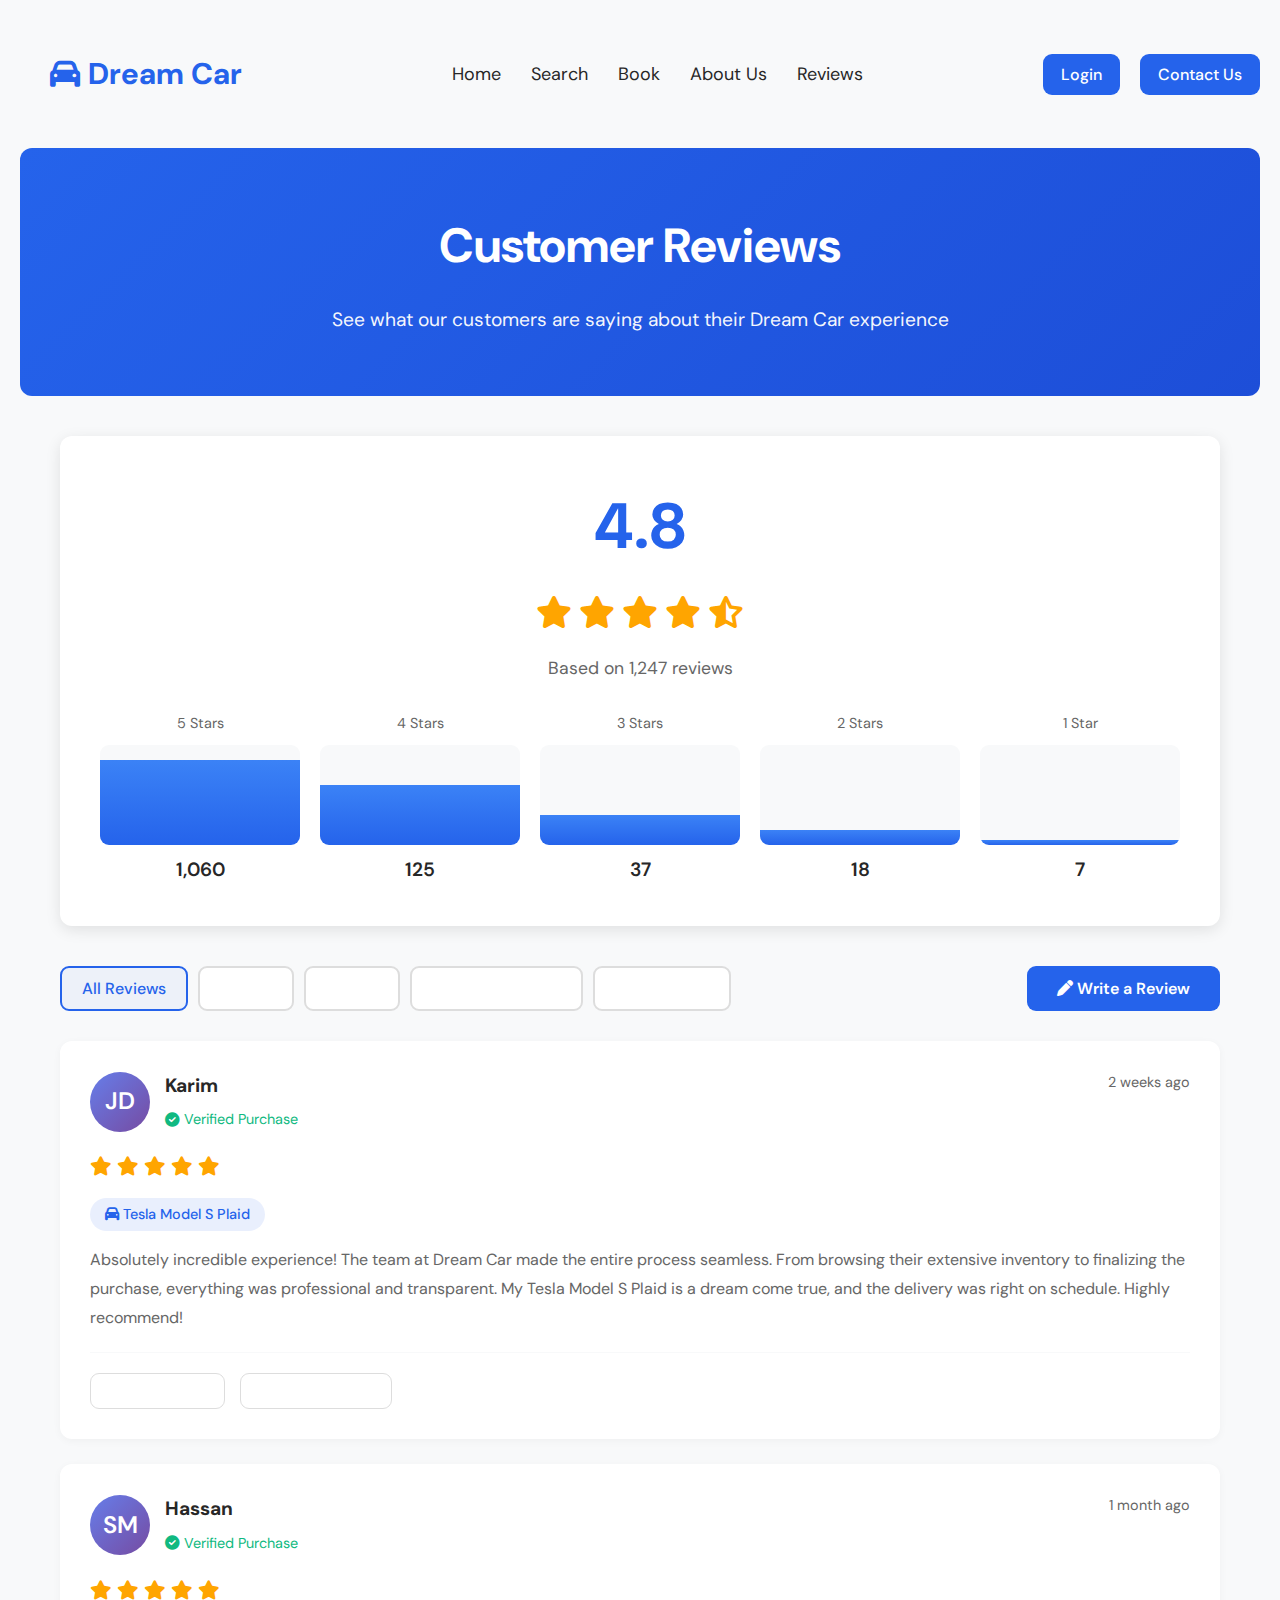
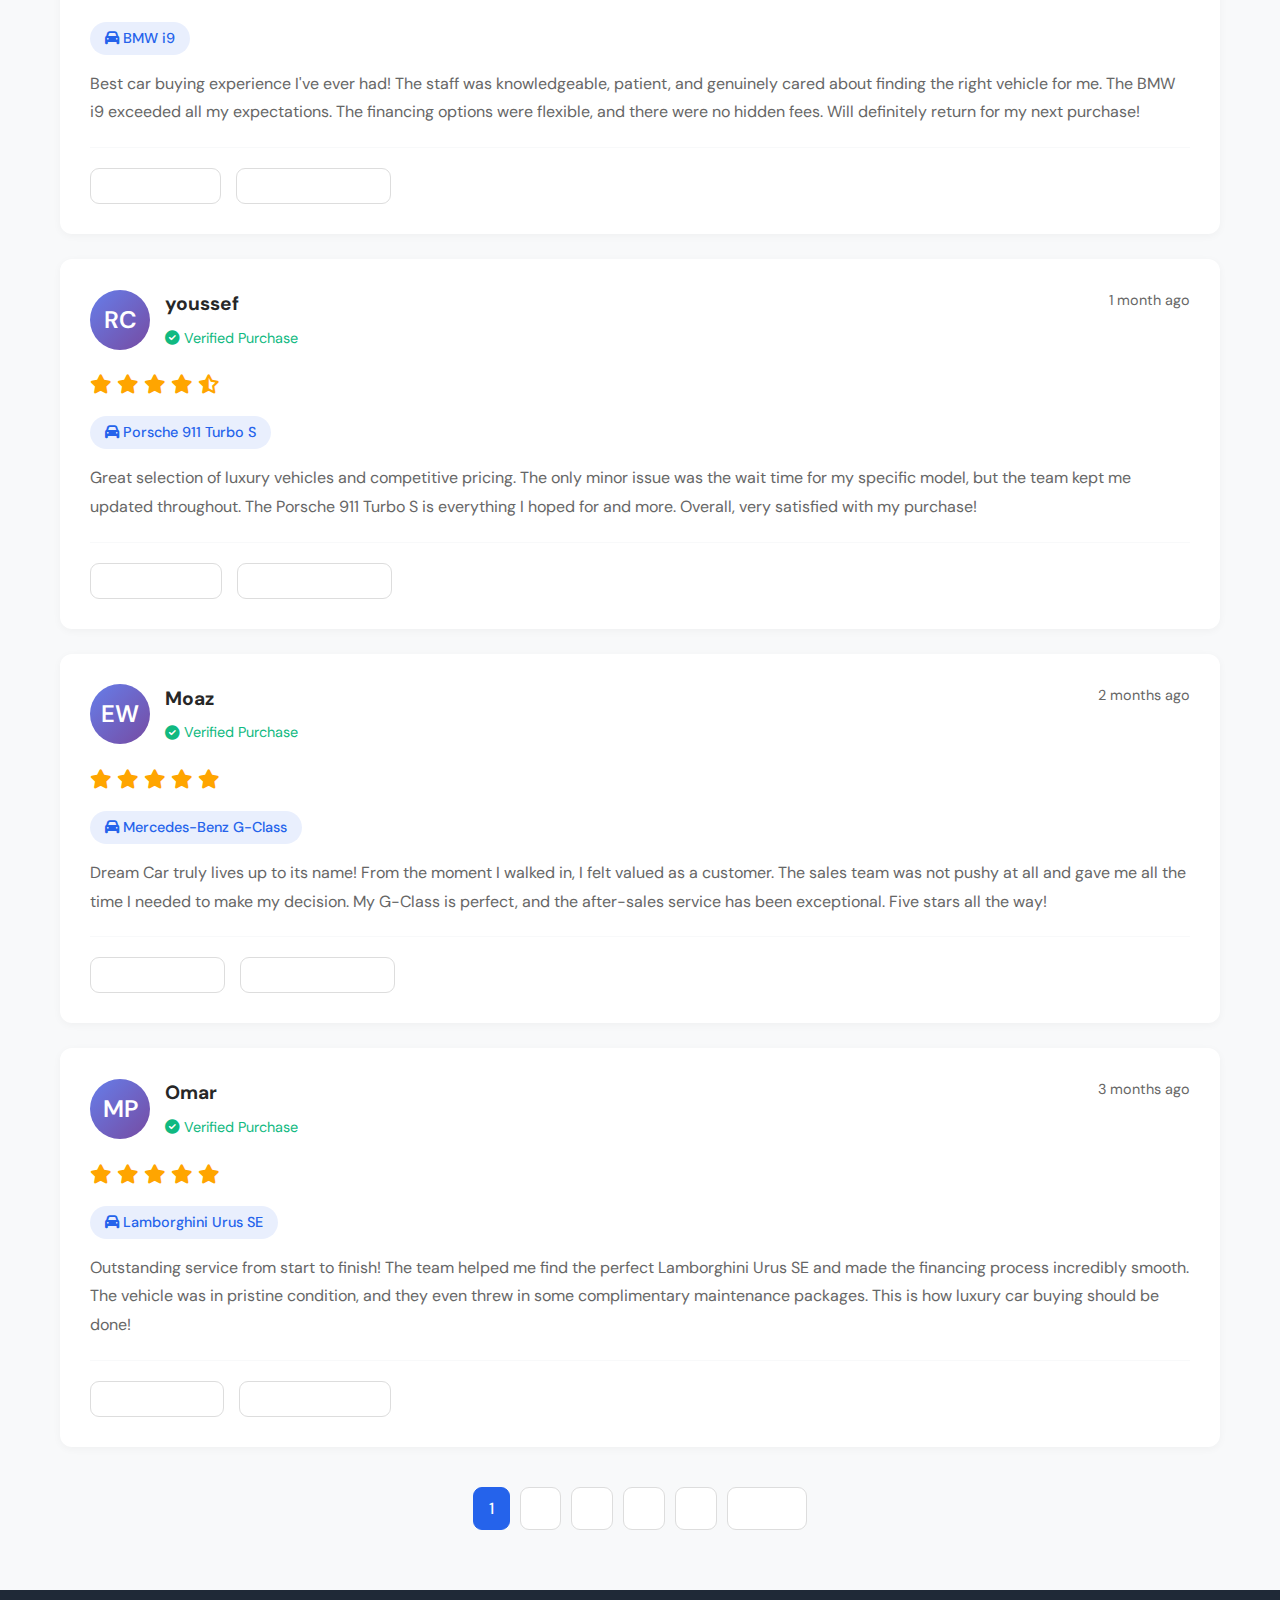
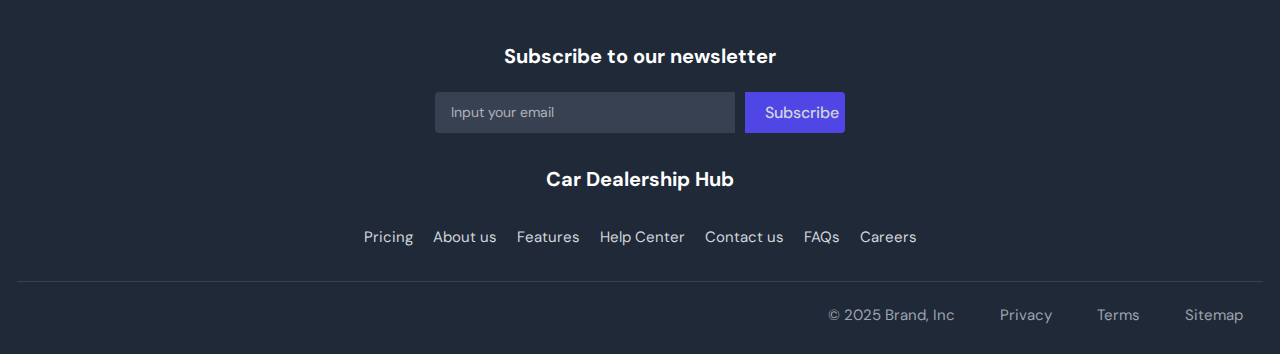
<file: reviews/reviews.html>
<!DOCTYPE html>
<html lang="en">

<head>
    <meta charset="UTF-8">
    <meta name="viewport" content="width=device-width, initial-scale=1.0">
    <meta name="description"
        content="Read customer reviews and testimonials for Dream Car - See what our customers say">
    <link rel="stylesheet" href="https://cdnjs.cloudflare.com/ajax/libs/font-awesome/6.0.0-beta3/css/all.min.css">
    <link rel="stylesheet" href="../styles/main.css">
    <title>Customer Reviews - DREAM CAR</title>
    <style>
        .reviews-hero {
            background: linear-gradient(135deg, var(--primary-color), var(--primary-dark));
            padding: 60px 20px;
            text-align: center;
            color: white;
            margin: 0 20px 40px;
            border-radius: var(--border-radius-lg);
        }

        .reviews-hero h1 {
            font-size: 3rem;
            margin-bottom: 20px;
            font-weight: 700;
        }

        .reviews-hero p {
            font-size: 1.2rem;
            opacity: 0.95;
        }

        .reviews-container {
            max-width: 1200px;
            margin: 0 auto;
            padding: 0 20px;
        }

        .overall-rating {
            background: var(--bg-white);
            padding: 40px;
            border-radius: var(--border-radius-lg);
            box-shadow: var(--shadow-md);
            margin-bottom: 40px;
            text-align: center;
        }

        .rating-score {
            font-size: 4rem;
            font-weight: 700;
            color: var(--primary-color);
            margin-bottom: 10px;
        }

        .rating-stars {
            font-size: 2rem;
            color: #FFA500;
            margin-bottom: 15px;
        }

        .rating-count {
            font-size: 1.1rem;
            color: var(--text-gray);
        }

        .rating-breakdown {
            display: grid;
            grid-template-columns: repeat(5, 1fr);
            gap: 20px;
            margin-top: 30px;
        }

        .rating-bar {
            text-align: center;
        }

        .rating-bar-label {
            font-size: 0.9rem;
            color: var(--text-gray);
            margin-bottom: 10px;
        }

        .rating-bar-fill {
            height: 100px;
            background: var(--bg-light);
            border-radius: var(--border-radius);
            position: relative;
            overflow: hidden;
        }

        .rating-bar-inner {
            position: absolute;
            bottom: 0;
            left: 0;
            right: 0;
            background: linear-gradient(to top, var(--primary-color), var(--primary-light));
            transition: height 1s ease-out;
        }

        .rating-bar-count {
            font-size: 1.2rem;
            font-weight: 600;
            color: var(--text-dark);
            margin-top: 10px;
        }

        .filter-section {
            display: flex;
            justify-content: space-between;
            align-items: center;
            margin-bottom: 30px;
            flex-wrap: wrap;
            gap: 20px;
        }

        .filter-buttons {
            display: flex;
            gap: 10px;
            flex-wrap: wrap;
        }

        .filter-btn {
            padding: 10px 20px;
            border: 2px solid var(--input-border);
            background: var(--bg-white);
            border-radius: var(--border-radius);
            cursor: pointer;
            transition: all var(--transition);
            font-weight: 500;
        }

        .filter-btn:hover,
        .filter-btn.active {
            border-color: var(--primary-color);
            background: rgba(37, 99, 235, 0.05);
            color: var(--primary-color);
        }

        .write-review-btn {
            padding: 12px 30px;
            background: var(--primary-color);
            color: white;
            border: none;
            border-radius: var(--border-radius);
            cursor: pointer;
            font-weight: 600;
            transition: all var(--transition);
        }

        .write-review-btn:hover {
            background: var(--primary-dark);
            transform: translateY(-2px);
            box-shadow: var(--shadow-md);
        }

        .reviews-grid {
            display: grid;
            gap: 25px;
        }

        .review-card {
            background: var(--bg-white);
            padding: 30px;
            border-radius: var(--border-radius-lg);
            box-shadow: var(--shadow-sm);
            transition: all var(--transition);
        }

        .review-card:hover {
            box-shadow: var(--shadow-md);
            transform: translateY(-3px);
        }

        .review-header {
            display: flex;
            justify-content: space-between;
            align-items: flex-start;
            margin-bottom: 20px;
        }

        .reviewer-info {
            display: flex;
            gap: 15px;
            align-items: center;
        }

        .reviewer-avatar {
            width: 60px;
            height: 60px;
            border-radius: 50%;
            background: linear-gradient(135deg, #667eea 0%, #764ba2 100%);
            display: flex;
            align-items: center;
            justify-content: center;
            color: white;
            font-size: 1.5rem;
            font-weight: 600;
        }

        .reviewer-details h3 {
            font-size: 1.2rem;
            color: var(--text-dark);
            margin-bottom: 5px;
        }

        .reviewer-details .verified {
            display: inline-flex;
            align-items: center;
            gap: 5px;
            color: var(--accent-success);
            font-size: 0.9rem;
        }

        .review-date {
            color: var(--text-gray);
            font-size: 0.9rem;
        }

        .review-stars {
            color: #FFA500;
            font-size: 1.2rem;
            margin-bottom: 15px;
        }

        .review-car {
            display: inline-block;
            padding: 5px 15px;
            background: rgba(37, 99, 235, 0.1);
            color: var(--primary-color);
            border-radius: 20px;
            font-size: 0.9rem;
            margin-bottom: 15px;
            font-weight: 500;
        }

        .review-text {
            font-size: 1rem;
            line-height: 1.8;
            color: var(--text-gray);
            margin-bottom: 20px;
        }

        .review-footer {
            display: flex;
            justify-content: space-between;
            align-items: center;
            padding-top: 20px;
            border-top: 1px solid var(--bg-light);
        }

        .helpful-buttons {
            display: flex;
            gap: 15px;
        }

        .helpful-btn {
            display: flex;
            align-items: center;
            gap: 8px;
            padding: 8px 15px;
            border: 1px solid var(--input-border);
            background: var(--bg-white);
            border-radius: var(--border-radius);
            cursor: pointer;
            transition: all var(--transition);
            font-size: 0.9rem;
        }

        .helpful-btn:hover {
            border-color: var(--primary-color);
            color: var(--primary-color);
        }

        .helpful-btn i {
            font-size: 1rem;
        }

        .pagination {
            display: flex;
            justify-content: center;
            gap: 10px;
            margin: 40px 0;
        }

        .page-btn {
            padding: 10px 15px;
            border: 1px solid var(--input-border);
            background: var(--bg-white);
            border-radius: var(--border-radius);
            cursor: pointer;
            transition: all var(--transition);
            font-weight: 500;
        }

        .page-btn:hover,
        .page-btn.active {
            border-color: var(--primary-color);
            background: var(--primary-color);
            color: white;
        }

        /* Responsive Design */
        @media (max-width: 768px) {
            .reviews-hero h1 {
                font-size: 2rem;
            }

            .rating-breakdown {
                grid-template-columns: repeat(3, 1fr);
            }

            .filter-section {
                flex-direction: column;
                align-items: stretch;
            }

            .filter-buttons {
                justify-content: center;
            }

            .review-header {
                flex-direction: column;
                gap: 15px;
            }

            .overall-rating {
                padding: 20px;
            }

            .rating-score {
                font-size: 3rem;
            }
        }
    </style>
</head>

<body>
    <header>
        <div class="logo" aria-label="Dream Car Home" onclick="window.location.href='../index.html'">
            <i class="fa-solid fa-car" style="color:var(--primary-color);"></i>
            <span style="color:var(--primary-color);">Dream Car</span>
        </div>
        <nav aria-label="Main Navigation">
            <ul>
                <li><a href="../index.html">Home</a></li>
                <li><a href="../searchpage/it.html">Search</a></li>
                <li><a href="../bookingpage/booking.html">Book</a></li>
                <li><a href="../aboutus/aboutus.html">About Us</a></li>
                <li><a href="reviews.html">Reviews</a></li>
            </ul>
        </nav>
        <div class="buttons">
            <a href="../login/login.html"><button class="button1" aria-label="Login">Login</button></a>
            <a href="../contact us/contactUs.html"><button class="button2" aria-label="Contact Us">Contact
                    Us</button></a>
        </div>
    </header>

    <main>
        <section class="reviews-hero">
            <h1>Customer Reviews</h1>
            <p>See what our customers are saying about their Dream Car experience</p>
        </section>

        <div class="reviews-container">
            <section class="overall-rating">
                <div class="rating-score">4.8</div>
                <div class="rating-stars">
                    <i class="fa-solid fa-star"></i>
                    <i class="fa-solid fa-star"></i>
                    <i class="fa-solid fa-star"></i>
                    <i class="fa-solid fa-star"></i>
                    <i class="fa-solid fa-star-half-stroke"></i>
                </div>
                <div class="rating-count">Based on 1,247 reviews</div>

                <div class="rating-breakdown">
                    <div class="rating-bar">
                        <div class="rating-bar-label">5 Stars</div>
                        <div class="rating-bar-fill">
                            <div class="rating-bar-inner" style="height: 85%;"></div>
                        </div>
                        <div class="rating-bar-count">1,060</div>
                    </div>
                    <div class="rating-bar">
                        <div class="rating-bar-label">4 Stars</div>
                        <div class="rating-bar-fill">
                            <div class="rating-bar-inner" style="height: 60%;"></div>
                        </div>
                        <div class="rating-bar-count">125</div>
                    </div>
                    <div class="rating-bar">
                        <div class="rating-bar-label">3 Stars</div>
                        <div class="rating-bar-fill">
                            <div class="rating-bar-inner" style="height: 30%;"></div>
                        </div>
                        <div class="rating-bar-count">37</div>
                    </div>
                    <div class="rating-bar">
                        <div class="rating-bar-label">2 Stars</div>
                        <div class="rating-bar-fill">
                            <div class="rating-bar-inner" style="height: 15%;"></div>
                        </div>
                        <div class="rating-bar-count">18</div>
                    </div>
                    <div class="rating-bar">
                        <div class="rating-bar-label">1 Star</div>
                        <div class="rating-bar-fill">
                            <div class="rating-bar-inner" style="height: 5%;"></div>
                        </div>
                        <div class="rating-bar-count">7</div>
                    </div>
                </div>
            </section>
            <section class="filter-section">
                <div class="filter-buttons">
                    <button class="filter-btn active">All Reviews</button>
                    <button class="filter-btn">5 Stars</button>
                    <button class="filter-btn">4 Stars</button>
                    <button class="filter-btn">Verified Purchase</button>
                    <button class="filter-btn">Most Recent</button>
                </div>
                <button class="write-review-btn"
                    onclick="window.DreamCar.showToast('Review form coming soon!', 'info')">
                    <i class="fa-solid fa-pen"></i> Write a Review
                </button>
            </section>
            <section class="reviews-grid">
                <article class="review-card">
                    <div class="review-header">
                        <div class="reviewer-info">
                            <div class="reviewer-avatar">JD</div>
                            <div class="reviewer-details">
                                <h3>Karim</h3>
                                <div class="verified">
                                    <i class="fa-solid fa-circle-check"></i>
                                    Verified Purchase
                                </div>
                            </div>
                        </div>
                        <div class="review-date">2 weeks ago</div>
                    </div>
                    <div class="review-stars">
                        <i class="fa-solid fa-star"></i>
                        <i class="fa-solid fa-star"></i>
                        <i class="fa-solid fa-star"></i>
                        <i class="fa-solid fa-star"></i>
                        <i class="fa-solid fa-star"></i>
                    </div>
                    <div class="review-car">
                        <i class="fa-solid fa-car"></i> Tesla Model S Plaid
                    </div>
                    <p class="review-text">
                        Absolutely incredible experience! The team at Dream Car made the entire process seamless. From
                        browsing their extensive inventory to finalizing the purchase, everything was professional and
                        transparent. My Tesla Model S Plaid is a dream come true, and the delivery was right on
                        schedule. Highly recommend!
                    </p>
                    <div class="review-footer">
                        <div class="helpful-buttons">
                            <button class="helpful-btn">
                                <i class="fa-solid fa-thumbs-up"></i>
                                Helpful (24)
                            </button>
                            <button class="helpful-btn">
                                <i class="fa-solid fa-thumbs-down"></i>
                                Not Helpful (1)
                            </button>
                        </div>
                    </div>
                </article>
                <article class="review-card">
                    <div class="review-header">
                        <div class="reviewer-info">
                            <div class="reviewer-avatar">SM</div>
                            <div class="reviewer-details">
                                <h3>Hassan</h3>
                                <div class="verified">
                                    <i class="fa-solid fa-circle-check"></i>
                                    Verified Purchase
                                </div>
                            </div>
                        </div>
                        <div class="review-date">1 month ago</div>
                    </div>
                    <div class="review-stars">
                        <i class="fa-solid fa-star"></i>
                        <i class="fa-solid fa-star"></i>
                        <i class="fa-solid fa-star"></i>
                        <i class="fa-solid fa-star"></i>
                        <i class="fa-solid fa-star"></i>
                    </div>
                    <div class="review-car">
                        <i class="fa-solid fa-car"></i> BMW i9
                    </div>
                    <p class="review-text">
                        Best car buying experience I've ever had! The staff was knowledgeable, patient, and genuinely
                        cared about finding the right vehicle for me. The BMW i9 exceeded all my expectations. The
                        financing options were flexible, and there were no hidden fees. Will definitely return for my
                        next purchase!
                    </p>
                    <div class="review-footer">
                        <div class="helpful-buttons">
                            <button class="helpful-btn">
                                <i class="fa-solid fa-thumbs-up"></i>
                                Helpful (18)
                            </button>
                            <button class="helpful-btn">
                                <i class="fa-solid fa-thumbs-down"></i>
                                Not Helpful (0)
                            </button>
                        </div>
                    </div>
                </article>
                <article class="review-card">
                    <div class="review-header">
                        <div class="reviewer-info">
                            <div class="reviewer-avatar">RC</div>
                            <div class="reviewer-details">
                                <h3>youssef</h3>
                                <div class="verified">
                                    <i class="fa-solid fa-circle-check"></i>
                                    Verified Purchase
                                </div>
                            </div>
                        </div>
                        <div class="review-date">1 month ago</div>
                    </div>
                    <div class="review-stars">
                        <i class="fa-solid fa-star"></i>
                        <i class="fa-solid fa-star"></i>
                        <i class="fa-solid fa-star"></i>
                        <i class="fa-solid fa-star"></i>
                        <i class="fa-solid fa-star-half-stroke"></i>
                    </div>
                    <div class="review-car">
                        <i class="fa-solid fa-car"></i> Porsche 911 Turbo S
                    </div>
                    <p class="review-text">
                        Great selection of luxury vehicles and competitive pricing. The only minor issue was the wait
                        time for my specific model, but the team kept me updated throughout. The Porsche 911 Turbo S is
                        everything I hoped for and more. Overall, very satisfied with my purchase!
                    </p>
                    <div class="review-footer">
                        <div class="helpful-buttons">
                            <button class="helpful-btn">
                                <i class="fa-solid fa-thumbs-up"></i>
                                Helpful (15)
                            </button>
                            <button class="helpful-btn">
                                <i class="fa-solid fa-thumbs-down"></i>
                                Not Helpful (2)
                            </button>
                        </div>
                    </div>
                </article>
                <article class="review-card">
                    <div class="review-header">
                        <div class="reviewer-info">
                            <div class="reviewer-avatar">EW</div>
                            <div class="reviewer-details">
                                <h3>Moaz</h3>
                                <div class="verified">
                                    <i class="fa-solid fa-circle-check"></i>
                                    Verified Purchase
                                </div>
                            </div>
                        </div>
                        <div class="review-date">2 months ago</div>
                    </div>
                    <div class="review-stars">
                        <i class="fa-solid fa-star"></i>
                        <i class="fa-solid fa-star"></i>
                        <i class="fa-solid fa-star"></i>
                        <i class="fa-solid fa-star"></i>
                        <i class="fa-solid fa-star"></i>
                    </div>
                    <div class="review-car">
                        <i class="fa-solid fa-car"></i> Mercedes-Benz G-Class
                    </div>
                    <p class="review-text">
                        Dream Car truly lives up to its name! From the moment I walked in, I felt valued as a customer.
                        The sales team was not pushy at all and gave me all the time I needed to make my decision. My
                        G-Class is perfect, and the after-sales service has been exceptional. Five stars all the way!
                    </p>
                    <div class="review-footer">
                        <div class="helpful-buttons">
                            <button class="helpful-btn">
                                <i class="fa-solid fa-thumbs-up"></i>
                                Helpful (32)
                            </button>
                            <button class="helpful-btn">
                                <i class="fa-solid fa-thumbs-down"></i>
                                Not Helpful (0)
                            </button>
                        </div>
                    </div>
                </article>
                <article class="review-card">
                    <div class="review-header">
                        <div class="reviewer-info">
                            <div class="reviewer-avatar">MP</div>
                            <div class="reviewer-details">
                                <h3>Omar</h3>
                                <div class="verified">
                                    <i class="fa-solid fa-circle-check"></i>
                                    Verified Purchase
                                </div>
                            </div>
                        </div>
                        <div class="review-date">3 months ago</div>
                    </div>
                    <div class="review-stars">
                        <i class="fa-solid fa-star"></i>
                        <i class="fa-solid fa-star"></i>
                        <i class="fa-solid fa-star"></i>
                        <i class="fa-solid fa-star"></i>
                        <i class="fa-solid fa-star"></i>
                    </div>
                    <div class="review-car">
                        <i class="fa-solid fa-car"></i> Lamborghini Urus SE
                    </div>
                    <p class="review-text">
                        Outstanding service from start to finish! The team helped me find the perfect Lamborghini Urus
                        SE and made the financing process incredibly smooth. The vehicle was in pristine condition, and
                        they even threw in some complimentary maintenance packages. This is how luxury car buying should
                        be done!
                    </p>
                    <div class="review-footer">
                        <div class="helpful-buttons">
                            <button class="helpful-btn">
                                <i class="fa-solid fa-thumbs-up"></i>
                                Helpful (28)
                            </button>
                            <button class="helpful-btn">
                                <i class="fa-solid fa-thumbs-down"></i>
                                Not Helpful (1)
                            </button>
                        </div>
                    </div>
                </article>
            </section>
            <div class="pagination">
                <button class="page-btn active">1</button>
                <button class="page-btn">2</button>
                <button class="page-btn">3</button>
                <button class="page-btn">4</button>
                <button class="page-btn">5</button>
                <button class="page-btn">Next <i class="fa-solid fa-chevron-right"></i></button>
            </div>
        </div>
    </main>

    <footer>
        <h3>Subscribe to our newsletter</h3>
        <form class="inp" aria-label="Newsletter subscription" onsubmit="event.preventDefault();">
            <input type="email" class="email" placeholder="Input your email" aria-label="Email address" required>
            <button class="butt" type="submit" aria-label="Subscribe">Subscribe</button>
        </form>
        <h3 class="logo">Car Dealership Hub</h3>
        <nav class="footer-links" aria-label="Footer links">
            <a href="#pricing">Pricing</a>
            <a href="../aboutus/aboutus.html">About us</a>
            <a href="#features">Features</a>
            <a href="#help">Help Center</a>
            <a href="../contact us/contactUs.html">Contact us</a>
            <a href="#faqs">FAQs</a>
            <a href="#careers">Careers</a>
        </nav>
        <div class="footer-bottom">
            <a href="#">© 2025 Brand, Inc</a>
            <a href="#privacy">Privacy</a>
            <a href="#terms">Terms</a>
            <a href="#sitemap">Sitemap</a>
        </div>
    </footer>

    <!-- Scroll to Top Button -->
    <button id="scrollToTopBtn" title="Go to top" aria-label="Scroll to top">↑</button>

    <script src="../js/main.js"></script>
    <script>
        // Filter button functionality
        document.querySelectorAll('.filter-btn').forEach(btn => {
            btn.addEventListener('click', function () {
                document.querySelectorAll('.filter-btn').forEach(b => b.classList.remove('active'));
                this.classList.add('active');
                window.DreamCar.showToast('Filter applied: ' + this.textContent, 'info');
            });
        });

        // Pagination functionality
        document.querySelectorAll('.page-btn').forEach(btn => {
            btn.addEventListener('click', function () {
                if (!this.textContent.includes('Next')) {
                    document.querySelectorAll('.page-btn').forEach(b => b.classList.remove('active'));
                    this.classList.add('active');
                    window.scrollTo({ top: 0, behavior: 'smooth' });
                }
            });
        });

        // Helpful button functionality
        document.querySelectorAll('.helpful-btn').forEach(btn => {
            btn.addEventListener('click', function () {
                const isHelpful = this.innerHTML.includes('thumbs-up');
                window.DreamCar.showToast(
                    isHelpful ? 'Thank you for your feedback!' : 'Feedback recorded',
                    'success'
                );
            });
        });
    </script>
</body>

</html>
</file>
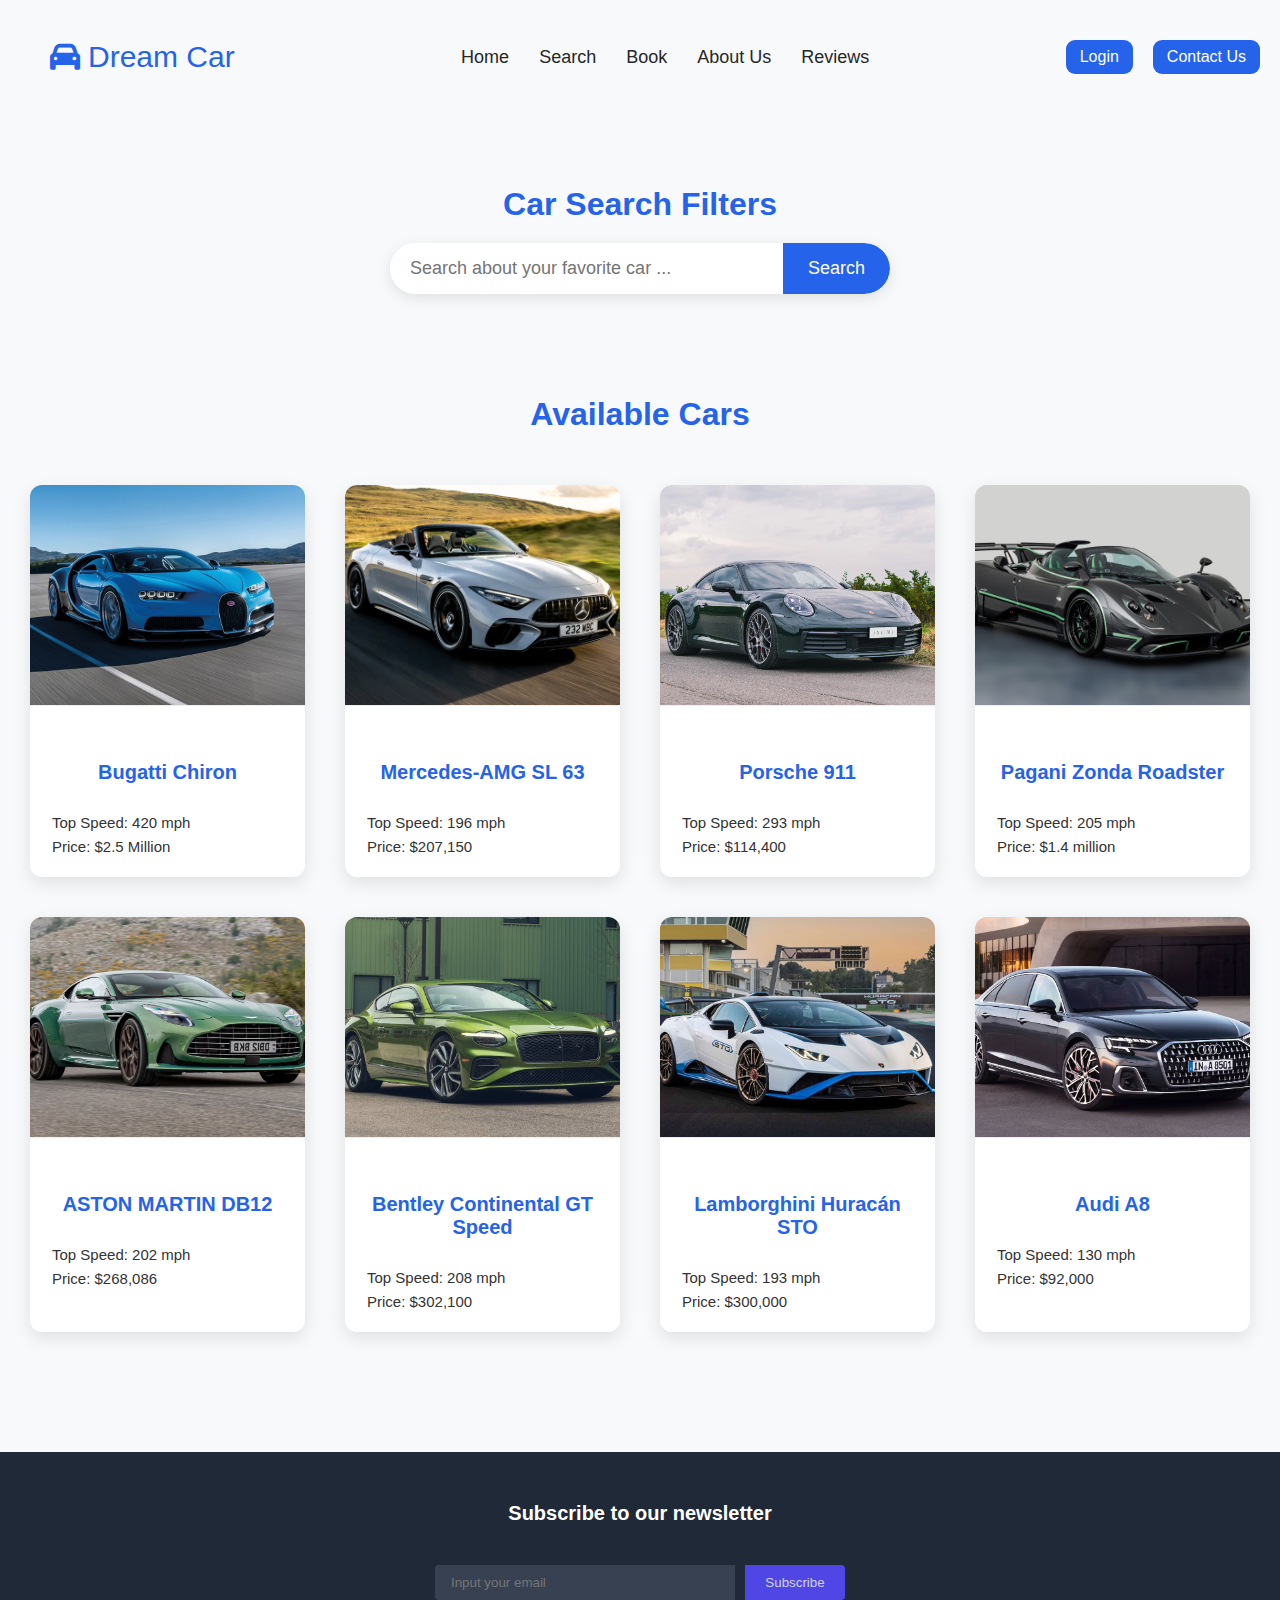
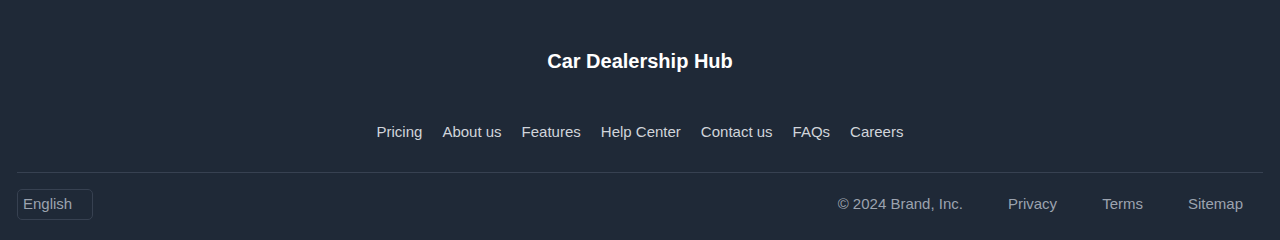
<file: searchpage/it.html>
<!DOCTYPE html>
<html lang="en">

<head>
  <meta charset="UTF-8">
  <meta name="viewport" content="width=device-width, initial-scale=1.0">
  <title>DREAM CAR</title>
  <link rel="stylesheet" href="https://cdnjs.cloudflare.com/ajax/libs/font-awesome/6.0.0-beta3/css/all.min.css">
  <style>
    :root {
      --primary-color: #2563EB;
      --primary-dark: #1d4ed8;
      --bg-light: #f8f9fa;
      --footer-bg: #1f2937;
      --footer-link: #d1d5db;
      --footer-link-hover: #fff;
      --footer-bottom: #9ca3af;
      --input-bg: #374151;
      --button-bg: rgb(79, 70, 229);
      --button-bg-hover: rgb(60, 53, 169);
      --border-radius: 9px;
      --transition: 0.3s;
    }

    html {
      scroll-behavior: smooth;
    }

    body {
      font-family: 'DM Sans', sans-serif;
      background-color: var(--bg-light);
      margin: 0;
      padding: 0;
    }

    * {
      box-sizing: border-box;
    }

    header {
      display: flex;
      justify-content: space-between;
      align-items: center;
      margin: 10px 20px;
      flex-wrap: wrap;
    }

    header .logo {
      font-size: 30px;
      display: flex;
      align-items: center;
      gap: 8px;
      cursor: pointer;
    }

    nav {
      flex: 1;
    }

    header nav ul {
      display: flex;
      list-style: none;
      justify-content: center;
      align-items: center;
      gap: 30px;
      padding: 0;
      margin: 0;
    }

    header nav ul li a {
      text-decoration: none;
      color: #272727;
      font-size: 18px;
      font-weight: 300;
      transition: color 0.2s, border-bottom 0.2s;
    }

    header nav ul li a:hover,
    header nav ul li a:focus {
      color: var(--primary-color);
      border-bottom: 1px solid var(--primary-color);
      outline: none;
    }

    header .buttons {
      display: flex;
      gap: 20px;
    }

    header .buttons button {
      padding: 8px 14px;
      font-size: 16px;
      border-radius: var(--border-radius);
      border: none;
      background-color: var(--primary-color);
      color: white;
      transition: background-color var(--transition);
    }

    header .buttons button:hover,
    header .buttons button:focus {
      background-color: var(--primary-dark);
      cursor: pointer;
      outline: none;
    }

    main {
      width: 100%;
      margin: 0 auto;
      padding: 0 10px;
    }

    .search-section {
      display: flex;
      flex-direction: column;
      align-items: center;
      padding: 40px 0 0 0;
    }

    .search-section h3 {
      color: var(--primary-color);
      font-size: 2rem;
      margin-bottom: 20px;
      text-align: center;
    }

    .search-box {
      display: flex;
      width: 100%;
      max-width: 500px;
      background-color: #fff;
      border-radius: 30px;
      box-shadow: 0 4px 15px rgba(0, 0, 0, 0.1);
      overflow: hidden;
      transition: box-shadow 0.3s ease;
      margin-bottom: 30px;
    }

    .search-box:hover {
      box-shadow: 0 6px 20px rgba(0, 0, 0, 0.15);
    }

    .search-box input {
      flex: 1;
      padding: 15px 20px;
      font-size: 18px;
      border: none;
      outline: none;
      border-radius: 30px 0 0 30px;
    }

    .search-box button {
      background-color: var(--primary-color);
      border: none;
      padding: 15px 25px;
      color: white;
      font-size: 18px;
      border-radius: 0 30px 30px 0;
      cursor: pointer;
      transition: background-color 0.3s ease;
    }

    .search-box button:hover,
    .search-box button:focus {
      background-color: var(--primary-dark);
      outline: none;
    }

    .elements {
      width: 100%;
      margin: 0 auto;
      padding: 0 0 40px 0;
    }

    .elements h3 {
      color: var(--primary-color);
      font-size: 2rem;
      padding: 40px 0 20px 0;
      text-align: center;
    }

    .cars {
      display: grid;
      grid-template-columns: repeat(4, 1fr);
      gap: 40px;
      justify-items: center;
      padding: 0 20px 60px 20px;
    }

    .car-card {
      width: 100%;
      max-width: 330px;
      background: #fff;
      border-radius: 12px;
      overflow: hidden;
      box-shadow: 0 6px 18px rgba(0, 0, 0, 0.1);
      position: relative;
      cursor: pointer;
      transition: transform 0.3s ease;
      display: flex;
      flex-direction: column;
    }

    .car-card:hover,
    .car-card:focus-within {
      transform: scale(1.05);
      outline: none;
    }

    .car-image {
      width: 100%;
      height: 220px;
      object-fit: cover;
      display: block;
    }

    .car-details {
      padding: 15px;
      color: #333;
      border-top: 1px solid #eee;
    }

    .car-details h3 {
      margin: 0 0 10px;
      font-size: 20px;
    }

    .car-details p {
      margin: 7px 7px;
      font-size: 15px;
    }

    .hover-info {
      position: absolute;
      inset: 0;
      background: rgba(0, 0, 0, 0.85);
      color: white;
      display: flex;
      flex-direction: column;
      align-items: center;
      justify-content: center;
      opacity: 0;
      transition: opacity 0.3s ease;
      text-align: center;
      padding: 20px;
      font-size: 16px;
      z-index: 2;
    }

    .car-card:hover .hover-info,
    .car-card:focus-within .hover-info {
      opacity: 1;
    }

    .hover-info img {
      max-width: 100%;
      border-radius: 10px;
      margin-bottom: 12px;
    }

    footer {
      background-color: var(--footer-bg);
      padding: 0 17px 20px;
      color: #fff;
    }

    footer h3 {
      font-size: 20px;
      color: #fff;
      text-align: center;
      padding-top: 50px;
      padding-bottom: 20px;
    }

    .inp {
      display: flex;
      justify-content: center;
      flex-wrap: wrap;
      gap: 10px;
    }

    .email {
      background-color: var(--input-bg);
      border: none;
      border-radius: 4px 0 0 4px;
      width: 300px;
      padding: 10px 16px;
      color: #fff;
    }

    .butt {
      width: 100px;
      background-color: var(--button-bg);
      border: none;
      border-radius: 0 4px 4px 0;
      cursor: pointer;
      color: var(--footer-link);
      transition: background-color var(--transition), color var(--transition);
    }

    .butt:hover,
    .butt:focus {
      background-color: var(--button-bg-hover);
      color: #fff;
      outline: none;
    }

    .logo {
      padding: 30px;
      text-align: center;
    }

    .footer-links {
      display: flex;
      flex-wrap: wrap;
      justify-content: center;
      gap: 20px;
      margin-bottom: 10px;
    }

    .footer-links a,
    .footer-bottom a {
      font-size: 15px;
      color: var(--footer-link);
      text-decoration: none;
      transition: color var(--transition);
    }

    .footer-links a:hover,
    .footer-links a:focus,
    .footer-bottom a:hover,
    .footer-bottom a:focus {
      color: var(--footer-link-hover);
      outline: none;
    }

    .footer-bottom {
      border-top: 1px solid var(--input-bg);
      padding-top: 16px;
      margin-top: 32px;
      display: flex;
      flex-wrap: wrap;
      align-items: center;
      font-size: 14px;
      color: var(--footer-bottom);
      justify-content: flex-end;
      gap: 20px;
    }

    .footer-bottom a {
      color: var(--footer-bottom);
      padding: 5px 20px 7px 5px;
    }

    .lang {
      margin-right: auto;
      border: 1px solid var(--input-bg);
      border-radius: 5px;
      padding: 5px 10px;
    }

    /* Responsive Styles */
    @media (max-width: 1200px) {
      .cars {
        grid-template-columns: repeat(3, 1fr);
      }
    }

    @media (max-width: 900px) {
      .cars {
        grid-template-columns: repeat(2, 1fr);
      }

      header {
        flex-direction: column;
        height: auto;
        gap: 10px;
      }
    }

    @media (max-width: 600px) {
      .cars {
        grid-template-columns: 1fr;
      }

      .search-section h3,
      .elements h3 {
        font-size: 1.2rem;
      }

      header nav ul {
        gap: 15px;
      }

      .footer-bottom {
        flex-direction: column;
        align-items: flex-start;
        gap: 8px;
      }

      .lang {
        margin-right: 0;
        margin-bottom: 10px;
      }

      .email {
        width: 180px;
      }

      .butt {
        width: 70px;
      }

      .logo {
        padding: 10px;
      }
    }
  </style>
</head>

<body>
  <header>
    <div class="logo" aria-label="Dream Car Home" onclick="window.location.href='../index.html'">
      <i class="fa-solid fa-car" style="color:var(--primary-color);"></i>
      <span style="color:var(--primary-color);">Dream Car</span>
    </div>
    <nav aria-label="Main Navigation">
      <ul>
        <li><a href="../index.html">Home</a></li>
        <li><a href="it.html">Search</a></li>
        <li><a href="../bookingpage/booking.html">Book</a></li>
        <li><a href="../aboutus/aboutus.html">About Us</a></li>
        <li><a href="../reviews/reviews.html">Reviews</a></li>
      </ul>
    </nav>
    <div class="buttons">
      <a href="../login/login.html"><button class="button1" aria-label="Login">Login</button></a>
      <a href="../contact us/contactUs.html"><button class="button2" aria-label="Contact Us">Contact Us</button></a>
    </div>
  </header>
  <main>
    <section class="search-section" aria-label="Car search filters">
      <h3>Car Search Filters</h3>
      <form class="search-box" role="search" aria-label="Car search form"
        onsubmit="event.preventDefault(); searchCars();">
        <input type="text" id="searchInput" placeholder="Search about your favorite car ..." aria-label="Search cars" />
        <button type="submit" aria-label="Search">Search</button>
      </form>
    </section>
    <section class="elements" aria-label="Available cars">
      <h3>Available Cars</h3>
      <div class="cars">
        <!-- Car 1 -->
        <div class="car-card" tabindex="0">
          <img class="car-image" src="kg37gn96.png" alt="Bugatti Chiron" />
          <div class="car-details">
            <h3>Bugatti Chiron</h3>
            <p>Top Speed: 420 mph</p>
            <p>Price: $2.5 Million</p>
          </div>
          <div class="hover-info">
            <img src="The-Best-Supercars-From-The-2016-Geneva-Motor-Show-Bugatti-Chiron.webp"
              alt="Bugatti Chiron details" />
            <p>Horsepower: 1,500 hp</p>
            <p>Acceleration: 0–100 km/h in 2.4 seconds</p>
            <p>Drivetrain: All-wheel drive, 7-speed dual-clutch automatic</p>
            <p>Engine: 8.0-liter quad-turbocharged W16</p>
          </div>
        </div>
        <!-- Car 2 -->
        <div class="car-card" tabindex="0">
          <img class="car-image" src="mceu_60748974011734356019731.webp" alt="Mercedes-AMG SL 63" />
          <div class="car-details">
            <h3>Mercedes-AMG SL 63</h3>
            <p>Top Speed: 196 mph</p>
            <p>Price: $207,150</p>
          </div>
          <div class="hover-info">
            <img src="oyrresbl.png" alt="Mercedes-AMG SL 63 details" />
            <p>Horsepower: 805 hp</p>
            <p>Acceleration: 0–60 mph: 2.8 seconds</p>
            <p>Drivetrain: Fully variable AMG Performance 4MATIC+ all-wheel drive</p>
            <p>Engine: Handcrafted AMG 4.0L V8 biturbo</p>
          </div>
        </div>
        <!-- Car 3 -->
        <div class="car-card" tabindex="0">
          <img class="car-image" src="porcsh 911(2).webp" alt="Porsche 911" />
          <div class="car-details">
            <h3>Porsche 911</h3>
            <p>Top Speed: 293 mph</p>
            <p>Price: $114,400</p>
          </div>
          <div class="hover-info">
            <img src="porsche 9111.jpg" alt="Porsche 911 details" />
            <p>Horsepower: 379 hp</p>
            <p>Acceleration: 0–100 mph: 4.0 seconds</p>
            <p>Drivetrain: Rear-wheel drive (RWD)</p>
            <p>Engine: 3.0L twin-turbocharged flat-6</p>
          </div>
        </div>
        <!-- Car 4 -->
        <div class="car-card" tabindex="0">
          <img class="car-image" src="Pagani_Zonda_Diamante_Verde-8.jpg" alt="Pagani Zonda Roadster" />
          <div class="car-details">
            <h3>Pagani Zonda Roadster</h3>
            <p>Top Speed: 205 mph</p>
            <p>Price: $1.4 million</p>
          </div>
          <div class="hover-info">
            <img src="pagani02.jpg" alt="Pagani Zonda Roadster details" />
            <p>Horsepower: 602 hp</p>
            <p>Acceleration: 0–100 mph: 3.7 seconds</p>
            <p>Drivetrain: Rear-wheel-drive (RWD)</p>
            <p>Engine: 7.3-liter naturally aspirated V12 engine</p>
          </div>
        </div>
        <!-- Car 5 -->
        <div class="car-card" tabindex="0">
          <img class="car-image" src="cr7p0ggh.png" alt="Aston Martin DB12" />
          <div class="car-details">
            <h3>ASTON MARTIN DB12</h3>
            <p>Top Speed: 202 mph</p>
            <p>Price: $268,086</p>
          </div>
          <div class="hover-info">
            <img src="u5pexeq8.png" alt="Aston Martin DB12 details" />
            <p>Horsepower: 671 hp</p>
            <p>Acceleration: 0–60 mph: 3.3 seconds</p>
            <p>Drivetrain: Rear-Wheel Drive (RWD)</p>
            <p>Engine: 4.0-liter twin-turbocharged V8, hand-built by Mercedes-AMG</p>
          </div>
        </div>
        <!-- Car 6 -->
        <div class="car-card" tabindex="0">
          <img class="car-image" src="2025-bentley-continental-gt-106-677bfe089384c.jpg"
            alt="Bentley Continental GT Speed" />
          <div class="car-details">
            <h3>Bentley Continental GT Speed</h3>
            <p>Top Speed: 208 mph</p>
            <p>Price: $302,100</p>
          </div>
          <div class="hover-info">
            <img src="026-2025-bentley-continental-gt.jpg" alt="Bentley Continental GT Speed details" />
            <p>Horsepower: 771 hp</p>
            <p>Acceleration: 0–100 mph: 3.2 seconds</p>
            <p>Drivetrain: All-Wheel Drive (AWD)</p>
            <p>Engine: 4.0-liter twin-turbocharged V8 hybrid</p>
          </div>
        </div>
        <!-- Car 7 -->
        <div class="car-card" tabindex="0">
          <img class="car-image" src="hura_sto_over_01.jpg" alt="Lamborghini Huracán STO" />
          <div class="car-details">
            <h3>Lamborghini Huracán STO</h3>
            <p>Top Speed: 193 mph</p>
            <p>Price: $300,000</p>
          </div>
          <div class="hover-info">
            <img src="q6nn8qep.png" alt="Lamborghini Huracán STO details" />
            <p>Horsepower: 640 hp</p>
            <p>Acceleration: 0–100 mph: 3.0 seconds</p>
            <p>Drivetrain: Rear-Wheel Drive (RWD)</p>
            <p>Engine: 5.2-liter naturally aspirated V10</p>
          </div>
        </div>
        <!-- Car 8 -->
        <div class="car-card" tabindex="0">
          <img class="car-image" src="a218141-medium-1635867809.avif" alt="Audi A8" />
          <div class="car-details">
            <h3>Audi A8</h3>
            <p>Top Speed: 130 mph</p>
            <p>Price: $92,000</p>
          </div>
          <div class="hover-info">
            <img src="5-2025-audi-a8-front-view.avif" alt="Audi A8 details" />
            <p>Horsepower: 335 hp</p>
            <p>Acceleration: 0–60 mph: 5.6 seconds</p>
            <p>Drivetrain: quattro® all-wheel drive</p>
            <p>Engine: 3.0L V6 turbocharged with mild-hybrid electric assist</p>
          </div>
        </div>
      </div>
    </section>
  </main>
  <footer>
    <h3>Subscribe to our newsletter</h3>
    <form class="inp" aria-label="Newsletter subscription" onsubmit="event.preventDefault();">
      <input type="email" class="email" placeholder="Input your email" aria-label="Email address" required />
      <button class="butt" type="submit" aria-label="Subscribe">Subscribe</button>
    </form>
    <h3 class="logo">Car Dealership Hub</h3>
    <nav class="footer-links" aria-label="Footer links">
      <a href="#pricing">Pricing</a>
      <a href="../aboutus/aboutus.html">About us</a>
      <a href="#features">Features</a>
      <a href="#help">Help Center</a>
      <a href="../contact us/contactUs.html">Contact us</a>
      <a href="#faqs">FAQs</a>
      <a href="#careers">Careers</a>
    </nav>
    <div class="footer-bottom">
      <a href="#" class="lang" aria-label="Language">English</a>
      <a href="#">© 2024 Brand, Inc.</a>
      <a href="#">Privacy</a>
      <a href="#">Terms</a>
      <a href="#">Sitemap</a>
    </div>
  </footer>
  <script>
    function searchCars() {
      const input = document.getElementById('searchInput').value.toLowerCase();
      const cards = document.querySelectorAll('.car-card');
      cards.forEach(card => {
        const title = card.querySelector('h3').textContent.toLowerCase();
        if (title.includes(input)) {
          card.style.display = 'block';
        } else {
          card.style.display = 'none';
        }
      });
    }
  </script>
</body>

</html>
</file>
<file: styles/main.css>
@import url('https://fonts.googleapis.com/css2?family=DM+Sans:ital,opsz,wght@0,9..40,100..1000;1,9..40,100..1000&display=swap');

:root {
    /* Primary Colors */
    --primary-color: #2563EB;
    --primary-dark: #1d4ed8;
    --primary-light: #3b82f6;

    /* Accent Colors */
    --accent-success: #10B981;
    --accent-warning: #F59E0B;
    --accent-error: #EF4444;

    /* Neutral Colors */
    --bg-light: #f8f9fa;
    --bg-white: #ffffff;
    --text-dark: #272727;
    --text-gray: #666666;
    --text-light: #9ca3af;

    /* Footer Colors */
    --footer-bg: #1f2937;
    --footer-link: #d1d5db;
    --footer-link-hover: #ffffff;
    --footer-bottom: #9ca3af;

    /* Input & Button Colors */
    --input-bg: #374151;
    --input-border: #ddd;
    --button-bg: rgb(79, 70, 229);
    --button-bg-hover: rgb(60, 53, 169);

    /* Spacing & Sizing */
    --border-radius: 9px;
    --border-radius-sm: 4px;
    --border-radius-lg: 12px;
    --transition: 0.3s;
    --transition-fast: 0.15s;

    /* Shadows */
    --shadow-sm: 0 2px 8px rgba(0, 0, 0, 0.04);
    --shadow-md: 0 4px 15px rgba(0, 0, 0, 0.1);
    --shadow-lg: 0 6px 20px rgba(0, 0, 0, 0.15);
    --shadow-xl: 0 15px 35px rgba(0, 0, 0, 0.5);
    --shadow-glow: 0 0 10px var(--primary-color);
}

/* GLOBAL STYLES */
* {
    margin: 0;
    padding: 0;
    box-sizing: border-box;
}

html {
    scroll-behavior: smooth;
    font-size: 16px;
}

body {
    font-family: 'DM Sans', sans-serif;
    background-color: var(--bg-light);
    color: var(--text-dark);
    line-height: 1.6;
    overflow-x: hidden;
}


header {
    height: auto;
    min-height: 8vh;
    display: flex;
    justify-content: space-between;
    align-items: center;
    margin: 10px 20px;
    flex-wrap: wrap;
    padding: 10px 0;
    position: relative;
    z-index: 1000;
}

header .logo {
    font-size: 30px;
    display: flex;
    align-items: center;
    gap: 8px;
    font-weight: 700;
    cursor: pointer;
    transition: transform var(--transition);
}

header .logo:hover {
    transform: scale(1.05);
}

header .logo i {
    animation: carBounce 2s ease-in-out infinite;
}

@keyframes carBounce {

    0%,
    100% {
        transform: translateY(0);
    }

    50% {
        transform: translateY(-5px);
    }
}

nav {
    flex: 1;
}

header nav ul {
    display: flex;
    list-style: none;
    justify-content: center;
    align-items: center;
    gap: 30px;
    padding: 0;
    margin: 0;
}

header nav ul li {
    position: relative;
}

header nav ul li a {
    text-decoration: none;
    color: var(--text-dark);
    font-size: 18px;
    font-weight: 400;
    transition: color var(--transition-fast), border-bottom var(--transition-fast);
    padding-bottom: 5px;
    position: relative;
}

header nav ul li a::after {
    content: '';
    position: absolute;
    bottom: 0;
    left: 0;
    width: 0;
    height: 2px;
    background-color: var(--primary-color);
    transition: width var(--transition);
}

header nav ul li a:hover::after,
header nav ul li a:focus::after {
    width: 100%;
}

header nav ul li a:hover,
header nav ul li a:focus {
    color: var(--primary-color);
    outline: none;
}

header .buttons {
    display: flex;
    gap: 20px;
}

header .buttons a {
    text-decoration: none;
}

header .buttons button {
    padding: 10px 18px;
    font-size: 16px;
    border-radius: var(--border-radius);
    border: none;
    background-color: var(--primary-color);
    color: white;
    cursor: pointer;
    font-weight: 500;
    transition: all var(--transition);
    position: relative;
    overflow: hidden;
}

header .buttons button::before {
    content: '';
    position: absolute;
    top: 50%;
    left: 50%;
    width: 0;
    height: 0;
    border-radius: 50%;
    background: rgba(255, 255, 255, 0.3);
    transform: translate(-50%, -50%);
    transition: width 0.6s, height 0.6s;
}

header .buttons button:hover::before {
    width: 300px;
    height: 300px;
}

header .buttons button:hover,
header .buttons button:focus {
    background-color: var(--primary-dark);
    transform: translateY(-2px);
    box-shadow: var(--shadow-md);
    outline: none;
}

.herosection {
    position: relative;
    height: 80vh;
    min-height: 350px;
    overflow: hidden;
    border-radius: var(--border-radius-lg);
    margin: 0 20px;
}

.hero-image {
    width: 100%;
    height: 100%;
    object-fit: cover;
    display: block;
    filter: brightness(0.8);
    transition: transform 10s ease-out;
}

.herosection:hover .hero-image {
    transform: scale(1.1);
}

.herosection .text {
    position: absolute;
    top: 40%;
    left: 50%;
    transform: translate(-50%, -50%);
    text-align: center;
    color: white;
    z-index: 2;
    width: 90%;
    max-width: 600px;
    animation: fadeInUp 1s ease-out;
}

@keyframes fadeInUp {
    from {
        opacity: 0;
        transform: translate(-50%, -40%);
    }

    to {
        opacity: 1;
        transform: translate(-50%, -50%);
    }
}

.herosection .text h1 {
    font-size: 2.5rem;
    letter-spacing: 4px;
    margin-bottom: 15px;
    text-shadow: 2px 2px 8px rgba(0, 0, 0, 0.5);
}

.herosection .text p {
    font-size: 1.1rem;
    margin: 10px 0 20px;
    text-shadow: 1px 1px 4px rgba(0, 0, 0, 0.5);
}

.herosection .text button {
    padding: 12px 30px;
    font-size: 1rem;
    border-radius: var(--border-radius);
    border: none;
    background-color: var(--primary-color);
    color: white;
    cursor: pointer;
    font-weight: 600;
    transition: all var(--transition);
    text-transform: uppercase;
    letter-spacing: 1px;
}

.herosection .text button:hover,
.herosection .text button:focus {
    background-color: var(--primary-dark);
    transform: translateY(-3px);
    box-shadow: 0 10px 25px rgba(37, 99, 235, 0.4);
    outline: none;
}

/* CARD STYLES */
.cards {
    display: grid;
    grid-template-columns: repeat(auto-fit, minmax(280px, 1fr));
    gap: 30px;
    padding: 20px;
    max-width: 1400px;
    margin: 0 auto;
}

.cards>div {
    width: 100%;
    background-color: var(--bg-white);
    border-radius: var(--border-radius-lg);
    overflow: hidden;
    text-align: center;
    padding: 20px;
    box-shadow: var(--shadow-sm);
    transition: all var(--transition);
    cursor: pointer;
    position: relative;
}

.cards>div::before {
    content: '';
    position: absolute;
    top: 0;
    left: 0;
    right: 0;
    height: 4px;
    background: linear-gradient(90deg, var(--primary-color), var(--primary-light));
    transform: scaleX(0);
    transition: transform var(--transition);
}

.cards>div:hover::before,
.cards>div:focus-within::before {
    transform: scaleX(1);
}

.cards>div:hover,
.cards>div:focus-within {
    box-shadow: var(--shadow-glow);
    transform: translateY(-8px);
    outline: none;
}

.cards img {
    width: 100%;
    height: 200px;
    object-fit: cover;
    border-radius: var(--border-radius);
    transition: transform var(--transition);
}

.cards>div:hover img {
    transform: scale(1.05);
}

.cards h2 {
    font-size: 1.5rem;
    margin: 15px 0 10px;
    color: var(--primary-color);
    font-weight: 600;
}

.cards p {
    font-size: 1rem;
    color: var(--text-gray);
    padding: 0 10px 10px;
    line-height: 1.5;
}

/* BUTTON STYLES */
button,
.btn {
    padding: 10px 20px;
    font-size: 16px;
    border-radius: var(--border-radius);
    border: none;
    background-color: var(--primary-color);
    color: white;
    cursor: pointer;
    font-weight: 500;
    transition: all var(--transition);
    font-family: inherit;
}

button:hover,
.btn:hover,
button:focus,
.btn:focus {
    background-color: var(--primary-dark);
    transform: translateY(-2px);
    box-shadow: var(--shadow-md);
    outline: none;
}

button:active,
.btn:active {
    transform: translateY(0);
}

/*  FORM STYLES */
input,
select,
textarea {
    width: 100%;
    padding: 12px 15px;
    border: 1px solid var(--input-border);
    border-radius: var(--border-radius-sm);
    font-size: 14px;
    font-family: inherit;
    outline: none;
    transition: all var(--transition-fast);
    background-color: #f5f5f5;
}

input:focus,
select:focus,
textarea:focus {
    border-color: var(--primary-color);
    background-color: white;
    box-shadow: 0 0 0 3px rgba(37, 99, 235, 0.1);
}

label {
    display: block;
    margin-bottom: 5px;
    color: var(--text-dark);
    font-weight: 500;
    font-size: 14px;
}

/*FOOTER STYLES */
footer {
    background-color: var(--footer-bg);
    padding: 0 17px 20px;
    color: #fff;
    margin-top: 60px;
}

footer h3 {
    font-size: 20px;
    color: #fff;
    text-align: center;
    padding-top: 50px;
    padding-bottom: 20px;
}

.inp {
    display: flex;
    justify-content: center;
    flex-wrap: wrap;
    gap: 10px;
}

.email {
    background-color: var(--input-bg);
    border: none;
    border-radius: 4px 0 0 4px;
    width: 300px;
    padding: 10px 16px;
    color: #fff;
}

.email::placeholder {
    color: rgba(255, 255, 255, 0.6);
}

.butt {
    width: 100px;
    background-color: var(--button-bg);
    border: none;
    border-radius: 0 4px 4px 0;
    cursor: pointer;
    color: var(--footer-link);
    transition: all var(--transition);
}

.butt:hover,
.butt:focus {
    background-color: var(--button-bg-hover);
    color: #fff;
    outline: none;
}

.logo {
    padding: 30px;
    text-align: center;
}

.footer-links {
    display: flex;
    flex-wrap: wrap;
    justify-content: center;
    gap: 20px;
    margin-bottom: 10px;
}

.footer-links a,
.footer-bottom a {
    font-size: 15px;
    color: var(--footer-link);
    text-decoration: none;
    transition: color var(--transition);
    position: relative;
}

.footer-links a::after {
    content: '';
    position: absolute;
    bottom: -2px;
    left: 0;
    width: 0;
    height: 1px;
    background-color: var(--footer-link-hover);
    transition: width var(--transition);
}

.footer-links a:hover::after,
.footer-links a:focus::after {
    width: 100%;
}

.footer-links a:hover,
.footer-links a:focus,
.footer-bottom a:hover,
.footer-bottom a:focus {
    color: var(--footer-link-hover);
    outline: none;
}

.footer-bottom {
    border-top: 1px solid var(--input-bg);
    padding-top: 16px;
    margin-top: 32px;
    display: flex;
    flex-wrap: wrap;
    align-items: center;
    font-size: 14px;
    color: var(--footer-bottom);
    justify-content: flex-end;
    gap: 20px;
}

.footer-bottom a {
    color: var(--footer-bottom);
    padding: 5px 20px 7px 5px;
}

.lang {
    margin-right: auto;
    border: 1px solid var(--input-bg);
    border-radius: 5px;
    padding: 5px 10px;
    transition: all var(--transition);
}

.lang:hover {
    border-color: var(--footer-link-hover);
    background-color: rgba(255, 255, 255, 0.05);
}

/* UTILITY CLASSES */
.hidden {
    display: none !important;
}

.text-center {
    text-align: center;
}

.mt-1 {
    margin-top: 10px;
}

.mt-2 {
    margin-top: 20px;
}

.mt-3 {
    margin-top: 30px;
}

.mb-1 {
    margin-bottom: 10px;
}

.mb-2 {
    margin-bottom: 20px;
}

.mb-3 {
    margin-bottom: 30px;
}

/* Scroll to Top Button */
#scrollToTopBtn {
    display: none;
    position: fixed;
    bottom: 20px;
    right: 20px;
    z-index: 99;
    font-size: 18px;
    border: none;
    outline: none;
    background-color: var(--primary-color);
    color: white;
    cursor: pointer;
    padding: 12px 16px;
    border-radius: 50%;
    transition: all var(--transition);
    box-shadow: var(--shadow-md);
}

#scrollToTopBtn:hover,
#scrollToTopBtn:focus {
    background-color: var(--primary-dark);
    transform: translateY(-3px);
    box-shadow: var(--shadow-lg);
    outline: none;
}

@keyframes fadeIn {
    from {
        opacity: 0;
    }

    to {
        opacity: 1;
    }
}

@keyframes slideInLeft {
    from {
        opacity: 0;
        transform: translateX(-50px);
    }

    to {
        opacity: 1;
        transform: translateX(0);
    }
}

@keyframes slideInRight {
    from {
        opacity: 0;
        transform: translateX(50px);
    }

    to {
        opacity: 1;
        transform: translateX(0);
    }
}

/* RESPONSIVE DESIGN */
@media (max-width: 1024px) {
    .cards {
        grid-template-columns: repeat(2, 1fr);
        gap: 20px;
    }

    header {
        flex-direction: column;
        height: auto;
        gap: 15px;
    }

    header nav ul {
        gap: 20px;
    }
}

@media (max-width: 700px) {
    .cards {
        grid-template-columns: 1fr;
    }

    .herosection {
        height: 50vh;
        min-height: 200px;
        margin: 0 10px;
    }

    .herosection .text h1 {
        font-size: 1.5rem;
        letter-spacing: 2px;
    }

    .herosection .text p {
        font-size: 0.9rem;
    }

    header nav ul {
        gap: 15px;
        flex-wrap: wrap;
    }

    header nav ul li a {
        font-size: 16px;
    }

    header .buttons {
        width: 100%;
        justify-content: center;
    }

    .footer-bottom {
        flex-direction: column;
        align-items: flex-start;
        gap: 8px;
    }

    .lang {
        margin-right: 0;
        margin-bottom: 10px;
    }

    .email {
        width: 180px;
    }

    .butt {
        width: 70px;
    }
}

@media (max-width: 500px) {
    header .logo {
        font-size: 24px;
    }

    .herosection .text h1 {
        font-size: 1.2rem;
    }

    .cards {
        padding: 10px;
        gap: 15px;
    }

    .logo {
        padding: 10px;
    }
}
</file>
